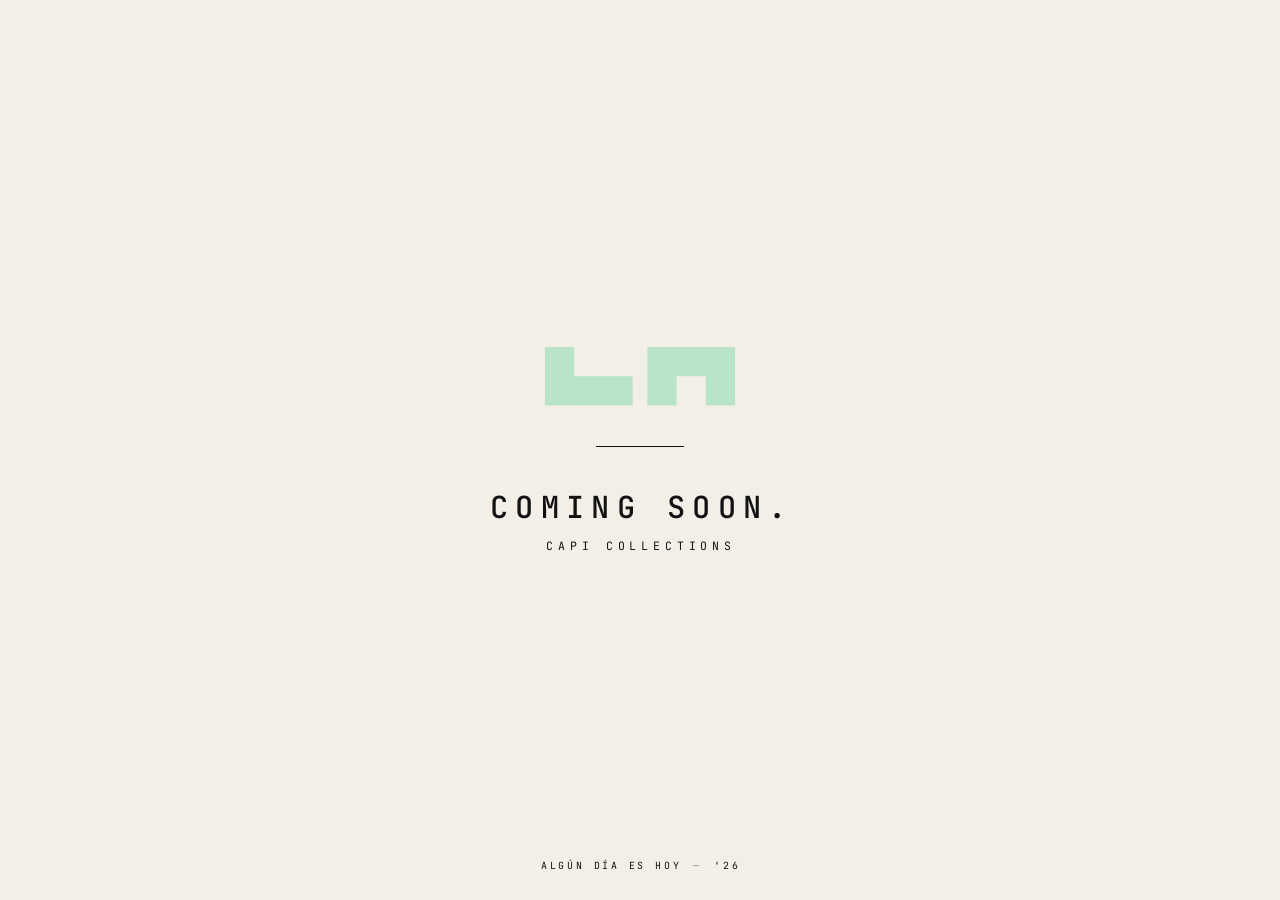
<file: coming-soon/index.html>
<!DOCTYPE html>
<html lang="es">
<head>
<meta charset="UTF-8">
<meta name="viewport" content="width=device-width, initial-scale=1.0">
<title>Capi Collections — Coming Soon</title>
<meta name="description" content="Capi Collections. Algún día es hoy.">

<meta property="og:title" content="Capi Collections">
<meta property="og:description" content="Coming Soon. Algún día es hoy.">
<meta property="og:type" content="website">
<meta name="theme-color" content="#B8E4C7">

<link rel="icon" href="data:image/svg+xml,%3Csvg xmlns='http://www.w3.org/2000/svg' viewBox='0 0 91 28'%3E%3Crect width='91' height='28' fill='%23B8E4C7'/%3E%3Cpath d='M 14 0 L 0 0 L 0 28 L 42 28 L 42 14 L 14 14 Z M 63 28 L 63 14 L 77 14 L 77 28 L 91 28 L 91 0 L 49 0 L 49 28 Z' fill='%23111111'/%3E%3C/svg%3E">

<link rel="preconnect" href="https://fonts.googleapis.com">
<link rel="preconnect" href="https://fonts.gstatic.com" crossorigin>
<link href="https://fonts.googleapis.com/css2?family=Inter:wght@400;500&family=JetBrains+Mono:wght@400;500&display=swap" rel="stylesheet">

<style>
:root{
  --mint:#B8E4C7;
  --ink:#111111;
  --cream:#F3EFE6;
  --e:cubic-bezier(.16,1,.3,1);
  /* vuelta completa de los 3 colores. 1.5s = 2 cambios por segundo.
     No bajar de 1.2s: por debajo se cruza el umbral de fotosensibilidad */
  --cycle:1.5s;
}
*{margin:0;padding:0;box-sizing:border-box}
html,body{height:100%}
body{
  background:var(--cream);
  color:var(--ink);
  animation:cycle var(--cycle) linear infinite;
  font-family:'Inter',system-ui,sans-serif;
  -webkit-font-smoothing:antialiased;
  display:flex;flex-direction:column;
  align-items:center;justify-content:center;
  min-height:100svh;padding:2rem;text-align:center;
  overflow:hidden;
}
::selection{background:var(--ink);color:var(--mint)}

/* crema -> menta -> negro, con el logo invirtiendo como en el manual.
   2.2s por estado (0.3 Hz): muy por debajo del umbral de fotosensibilidad */
@keyframes cycle{
  0%,     33.32% {background-color:#F3EFE6;color:#111111}
  33.33%, 66.65% {background-color:#B8E4C7;color:#111111}
  66.66%, 100%   {background-color:#111111;color:#F3EFE6}
}
/* el logo lleva su propio ciclo: sobre crema y sobre negro va menta,
   sobre menta va negro. Misma duracion, arrancan juntas y quedan sincronizadas */
@keyframes cycleLogo{
  0%,     33.32% {color:#B8E4C7}
  33.33%, 66.65% {color:#111111}
  66.66%, 100%   {color:#B8E4C7}
}
@keyframes rise{
  from{opacity:0;transform:translateY(18px)}
  to{opacity:1;transform:none}
}
@keyframes breathe{
  0%,100%{transform:scale(1)}
  50%{transform:scale(1.025)}
}
@keyframes blink{
  0%,100%{opacity:1}
  50%{opacity:.25}
}

/* marca */
.mark{
  width:min(46vw,190px);height:auto;display:block;color:#B8E4C7;
  opacity:0;
  animation:rise 1.1s var(--e) .15s forwards,
            cycleLogo var(--cycle) linear infinite;
}
.mark-inner{animation:breathe 6s ease-in-out 1.4s infinite}

.wordmark{
  margin-top:.7rem;
  font-family:'JetBrains Mono',ui-monospace,monospace;
  font-size:clamp(.62rem,1.5vw,.72rem);
  letter-spacing:.42em;text-transform:uppercase;
  margin-right:-.21em;  /* medio tracking: el aire sobrante tras la ultima letra */
  color:inherit;opacity:0;
  animation:rise 1.1s var(--e) .85s forwards;
}

/* línea divisoria */
.rule{
  width:clamp(3rem,10vw,5.5rem);height:1px;background:currentColor;
  margin:2.5rem 0;opacity:0;
  animation:rise 1.1s var(--e) .4s forwards;
}

.soon{
  font-family:'JetBrains Mono',ui-monospace,monospace;
  font-size:clamp(1.05rem,4.2vw,1.9rem);
  font-weight:500;letter-spacing:.24em;text-transform:uppercase;
  margin-right:-.12em;  /* idem: sin esto se ve corrido a la izquierda */
  color:inherit;opacity:0;
  animation:rise 1.1s var(--e) .6s forwards;
}
.soon i{font-style:normal;animation:blink 2.4s ease-in-out 2s infinite;display:inline-block}

/* pie */
.foot{
  position:fixed;left:0;right:0;bottom:1.75rem;
  display:flex;justify-content:center;gap:.75rem;flex-wrap:wrap;
  font-family:'JetBrains Mono',ui-monospace,monospace;
  font-size:.62rem;letter-spacing:.28em;text-transform:uppercase;
  padding-left:.14em;
  color:inherit;opacity:0;
  animation:rise 1.1s var(--e) 1s forwards;
}
.foot span:nth-child(2){opacity:.45}

/* textura muy sutil para que el menta no se vea plano */
.grain{
  position:fixed;inset:0;pointer-events:none;z-index:2;opacity:.035;
  mix-blend-mode:overlay;
  background-image:url("data:image/svg+xml,%3Csvg xmlns='http://www.w3.org/2000/svg' width='180' height='180'%3E%3Cfilter id='n'%3E%3CfeTurbulence type='fractalNoise' baseFrequency='.8' numOctaves='3'/%3E%3C/filter%3E%3Crect width='180' height='180' filter='url(%23n)'/%3E%3C/svg%3E");
}

@media (prefers-reduced-motion:reduce){
  *{animation:none!important}
  body{background:var(--mint);color:var(--ink)}
  .mark{color:var(--ink)}
  .mark,.wordmark,.rule,.soon,.foot{opacity:1}
}
</style>
</head>
<body>

<svg class="mark" viewBox="0 0 91 28" role="img" aria-label="Capi Collections">
  <g class="mark-inner" style="transform-origin:50% 50%">
    <path d="M 14 0 L 0 0 L 0 28 L 42 28 L 42 14 L 14 14 Z M 63 28 L 63 14 L 77 14 L 77 28 L 91 28 L 91 0 L 49 0 L 49 28 Z"
          fill="currentColor"/>
  </g>
</svg>

<div class="rule"></div>

<h1 class="soon">Coming Soon<i>.</i></h1>

<div class="wordmark">Capi&nbsp;Collections</div>

<div class="foot">
  <span>Algún día es hoy</span>
  <span>—</span>
  <span>'26</span>
</div>

<div class="grain"></div>

</body>
</html>
</file>
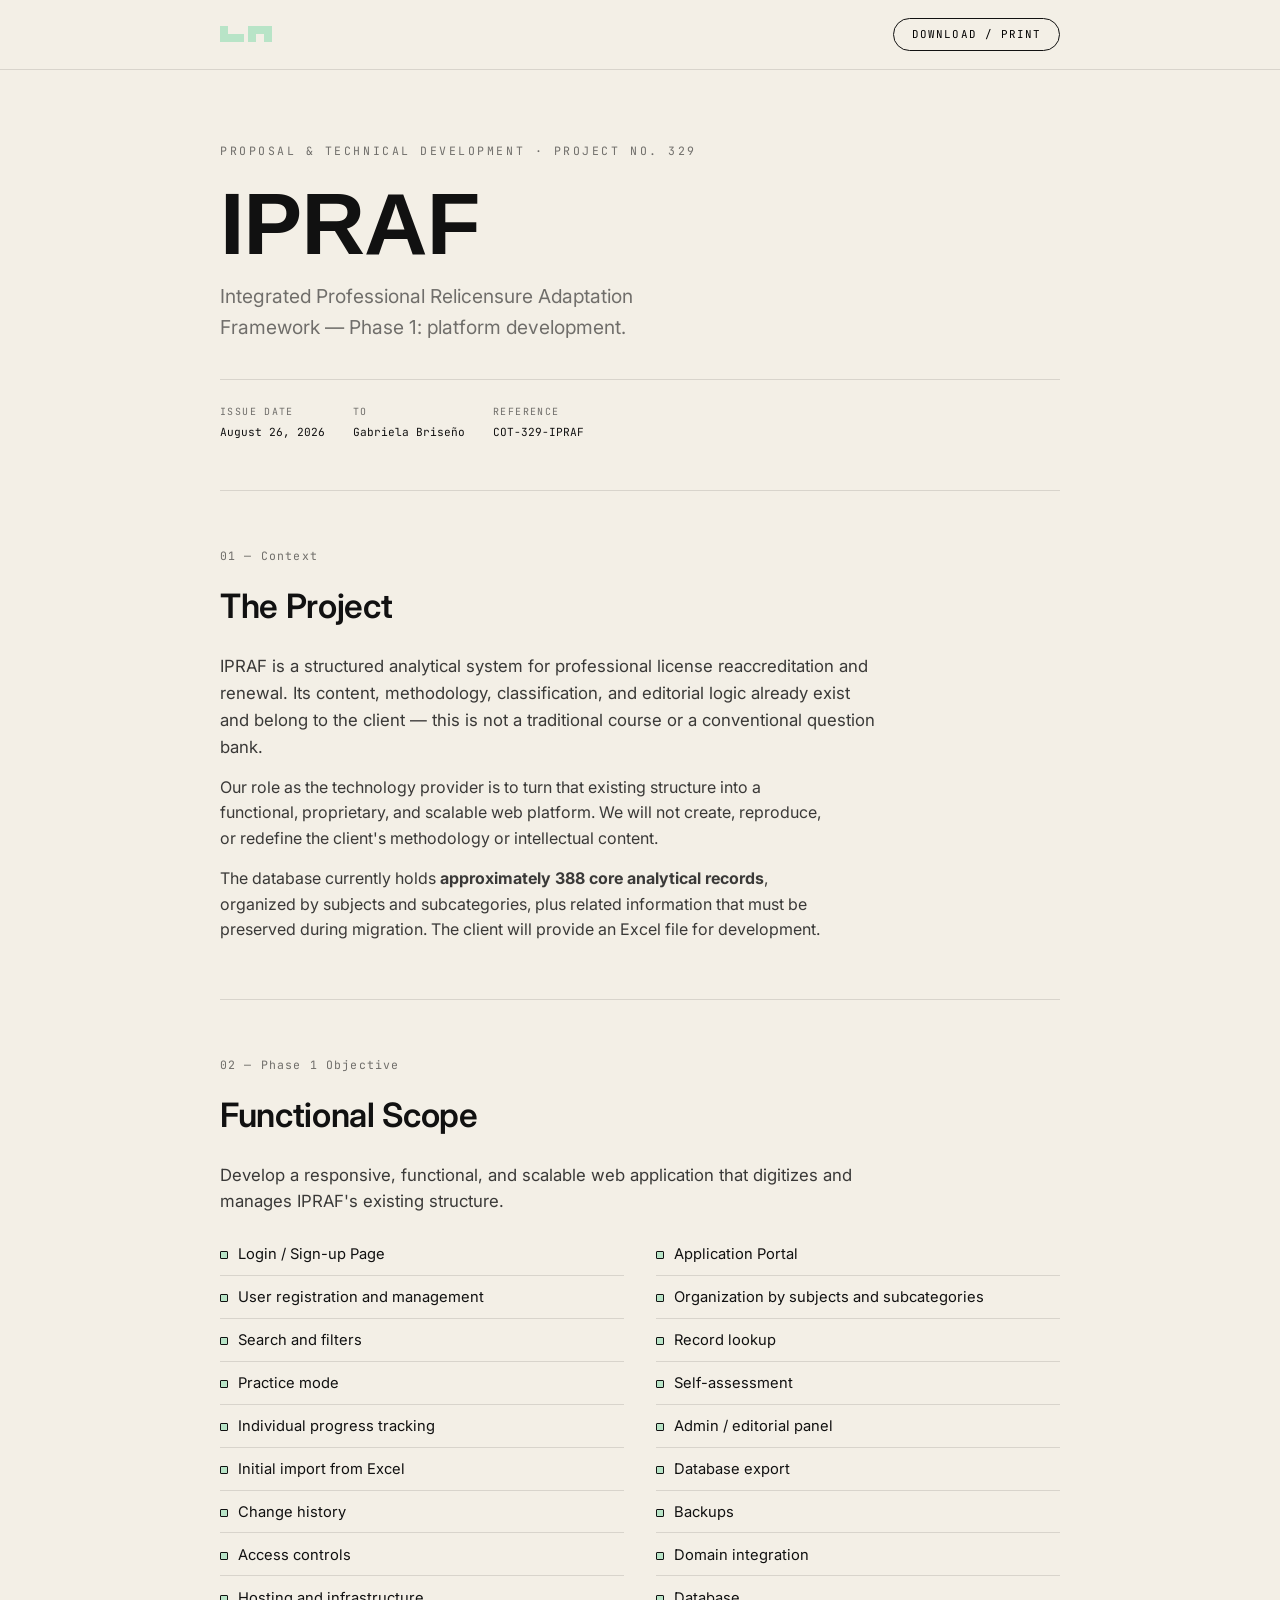
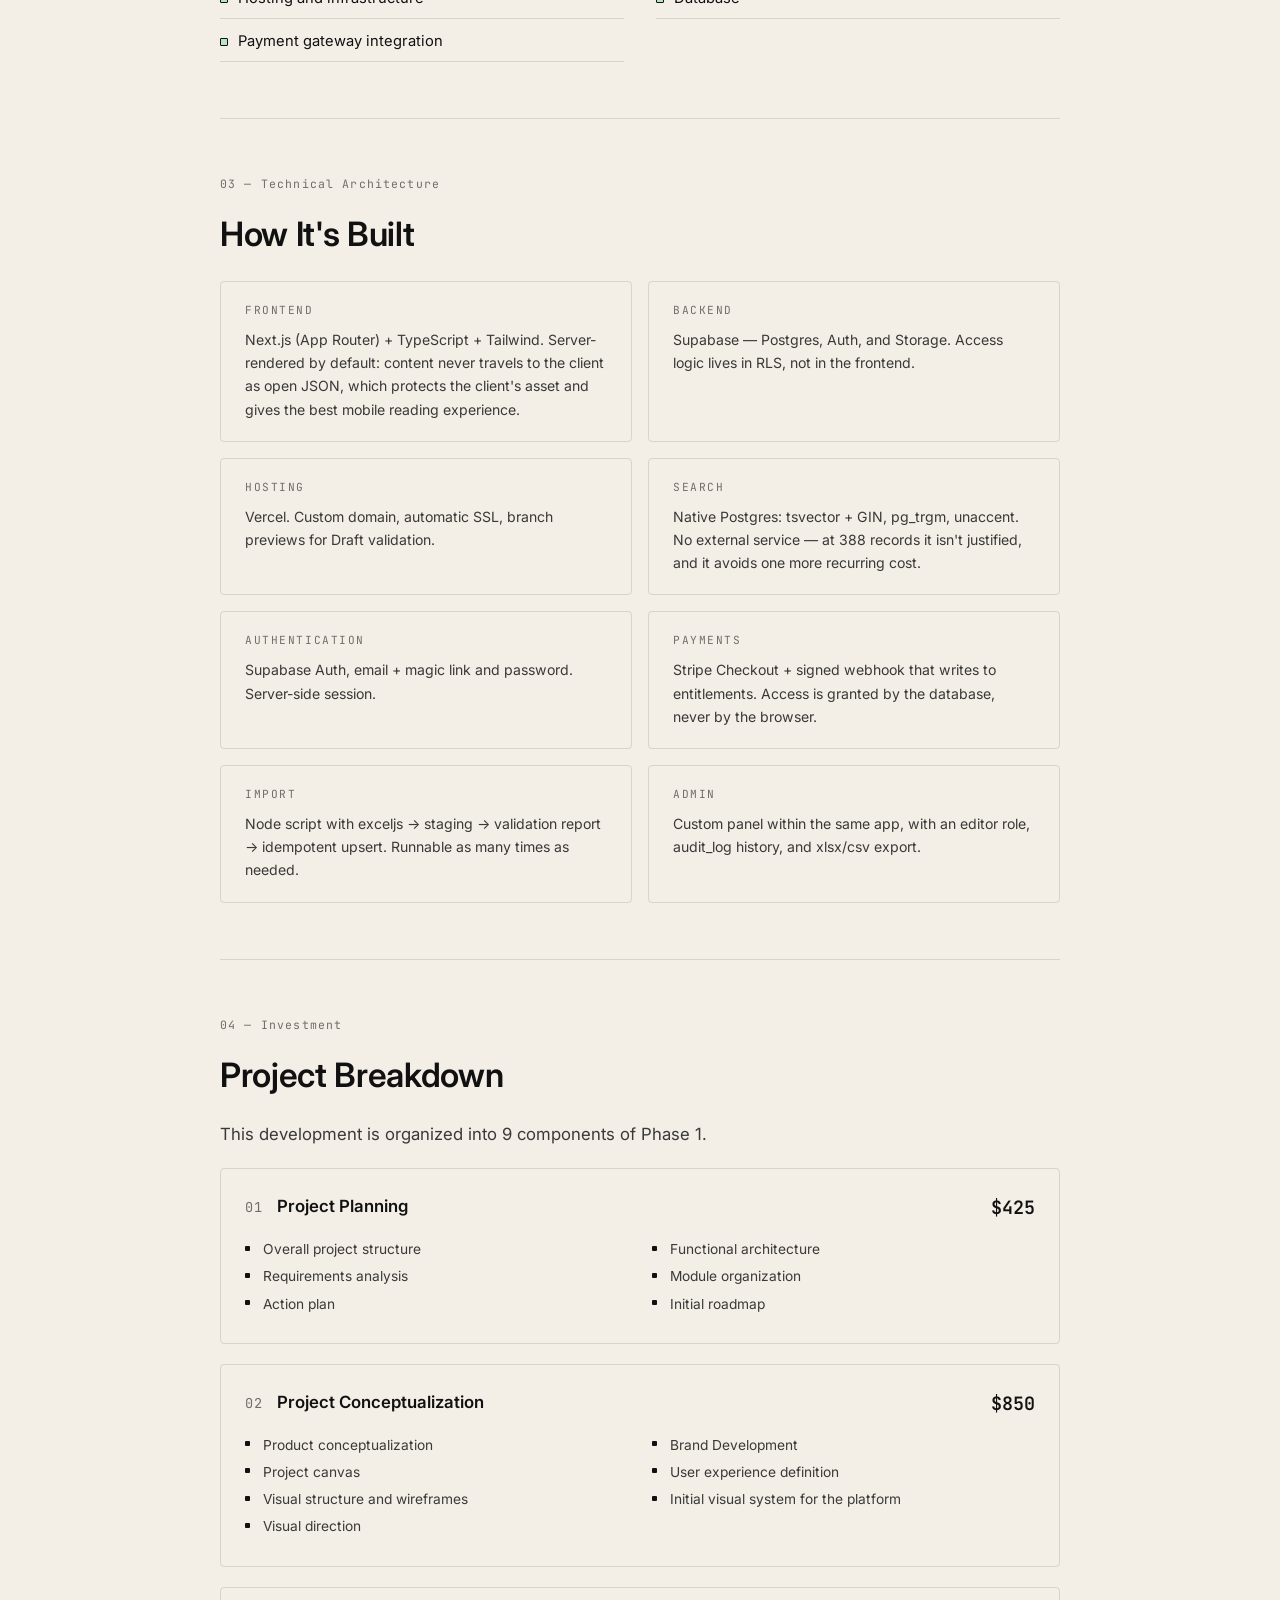
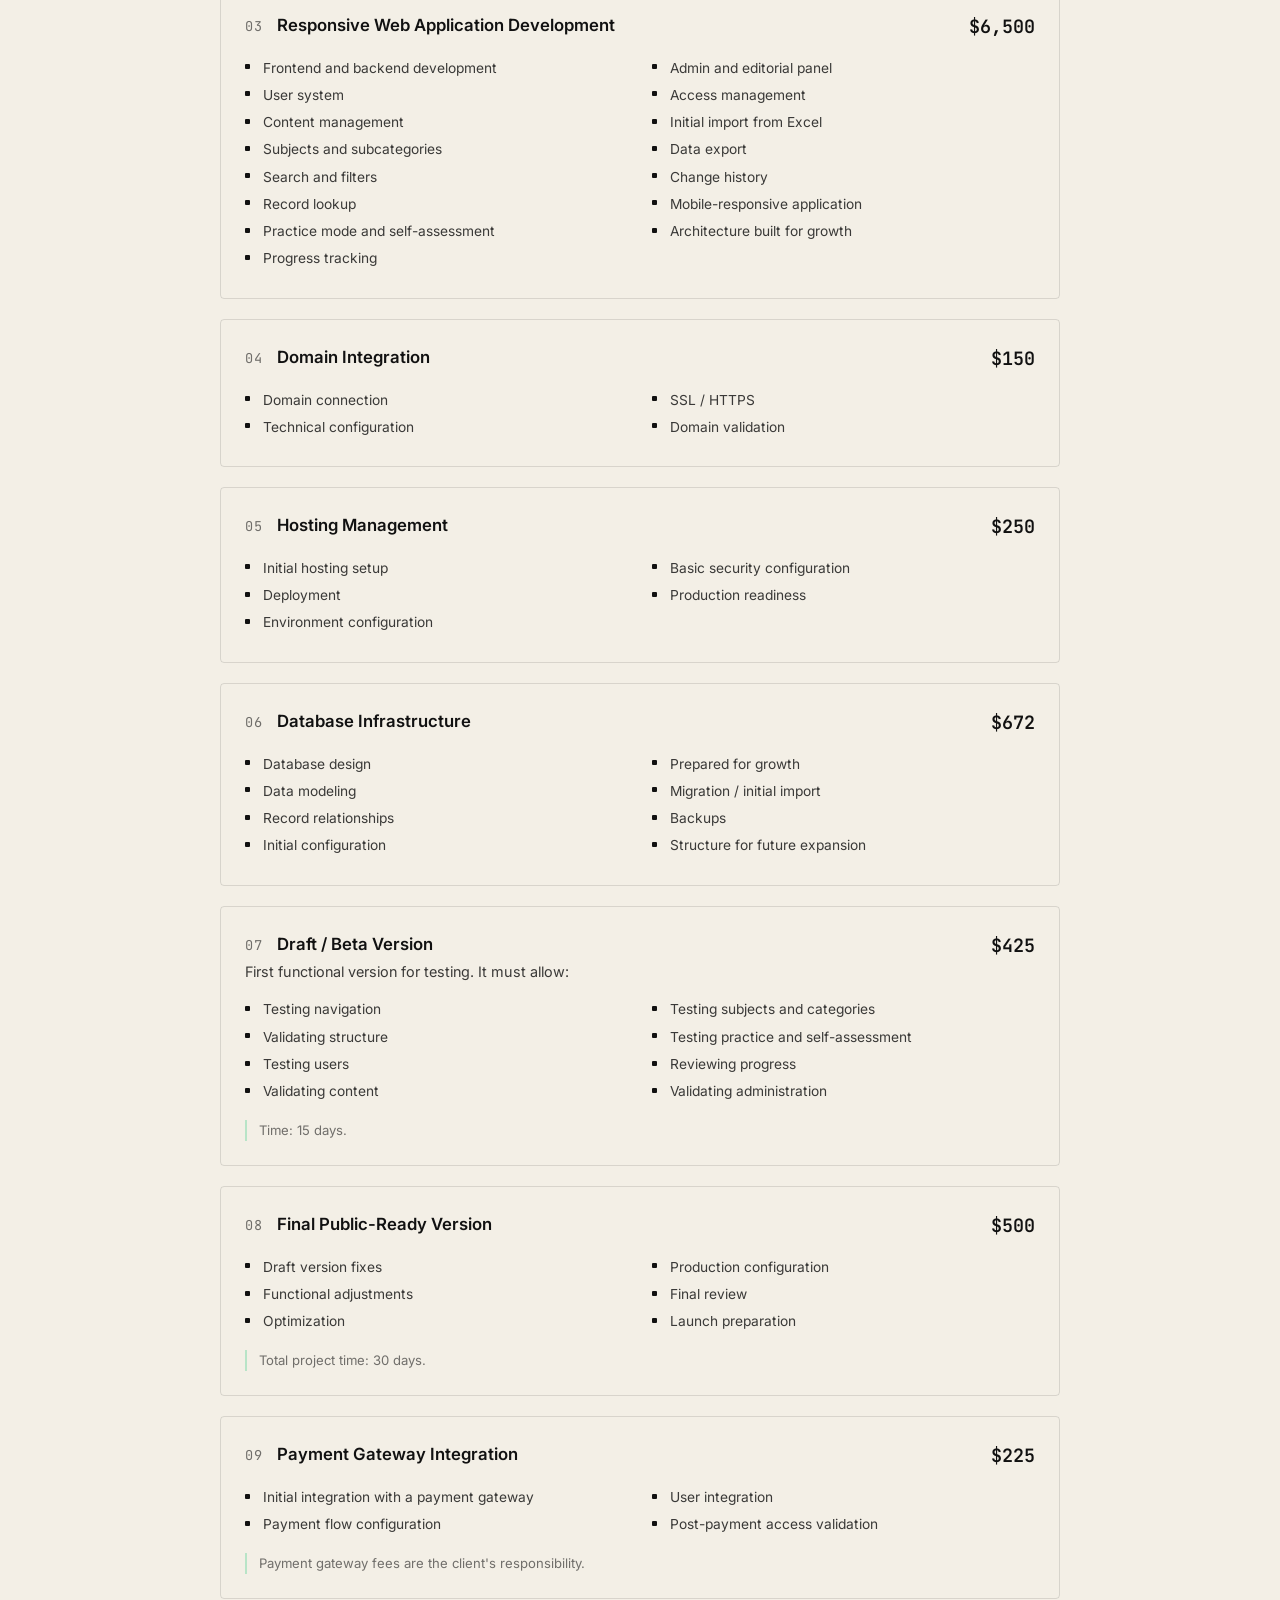
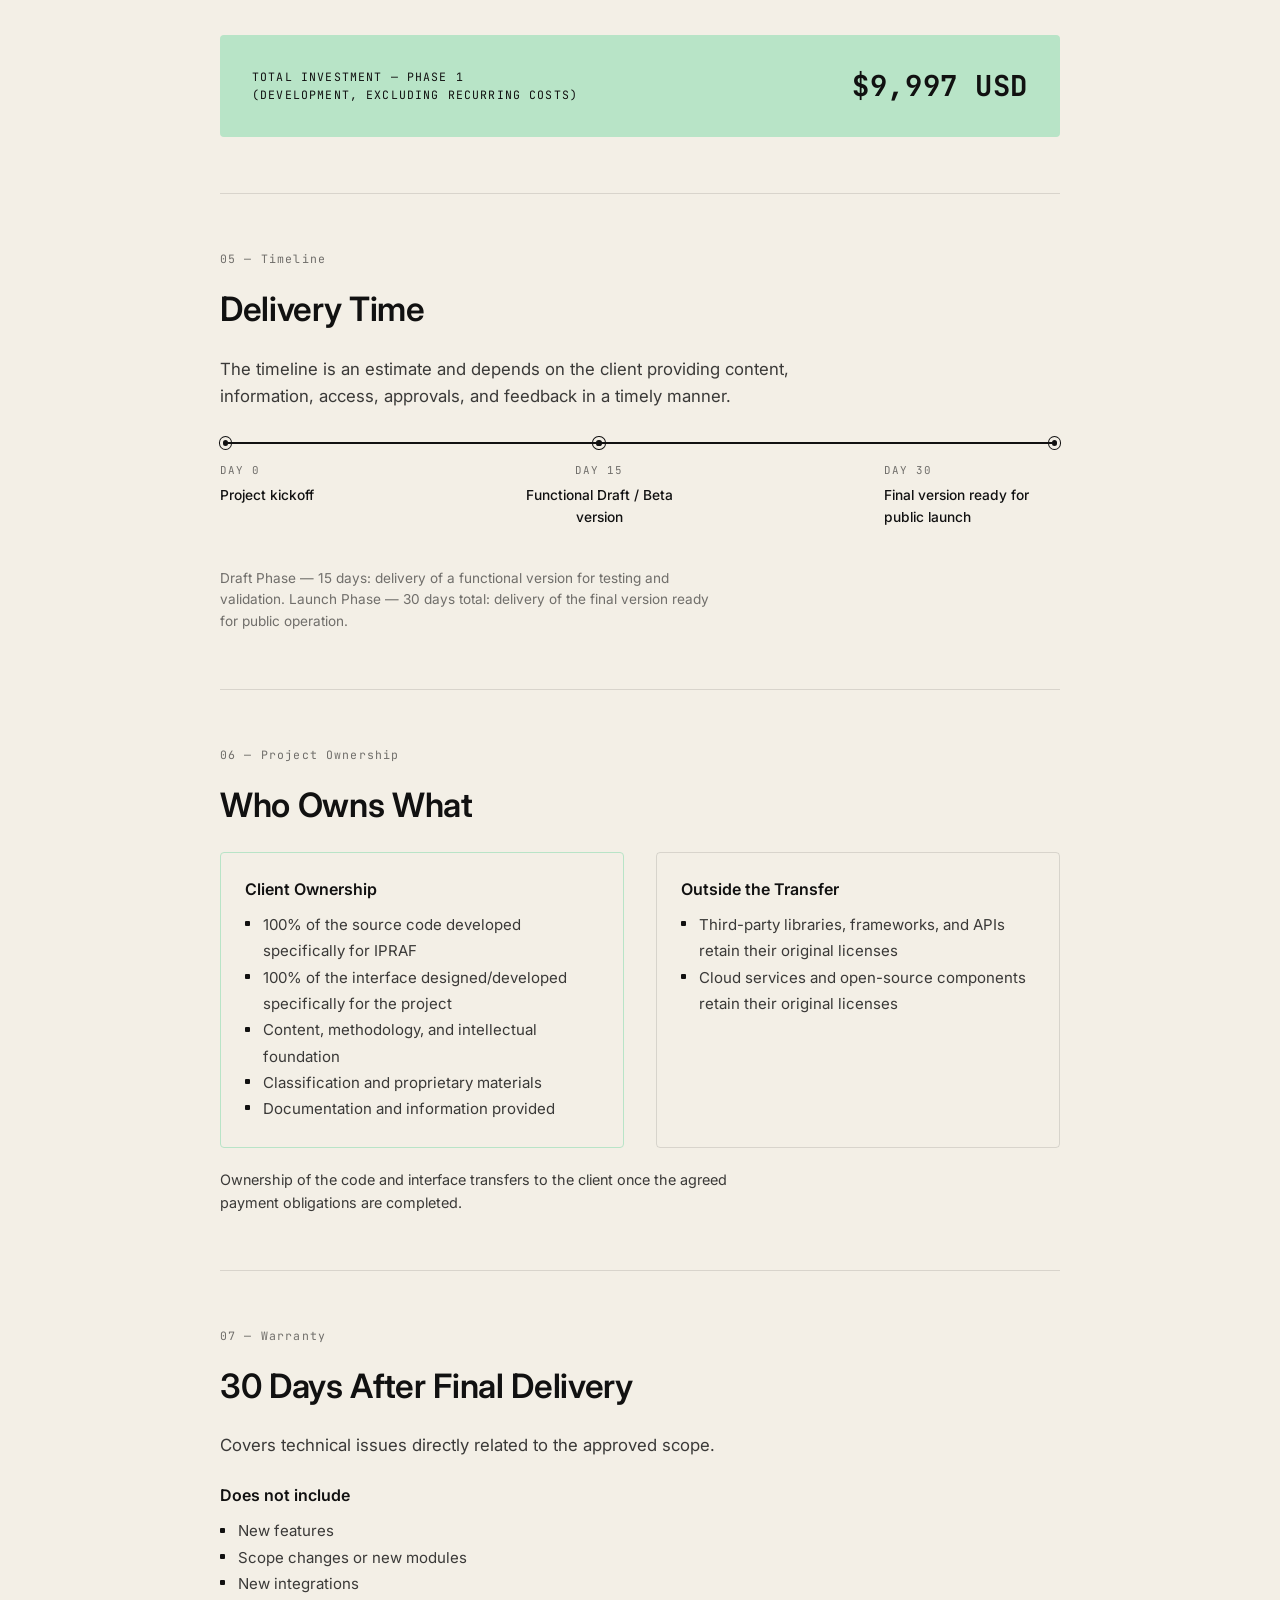
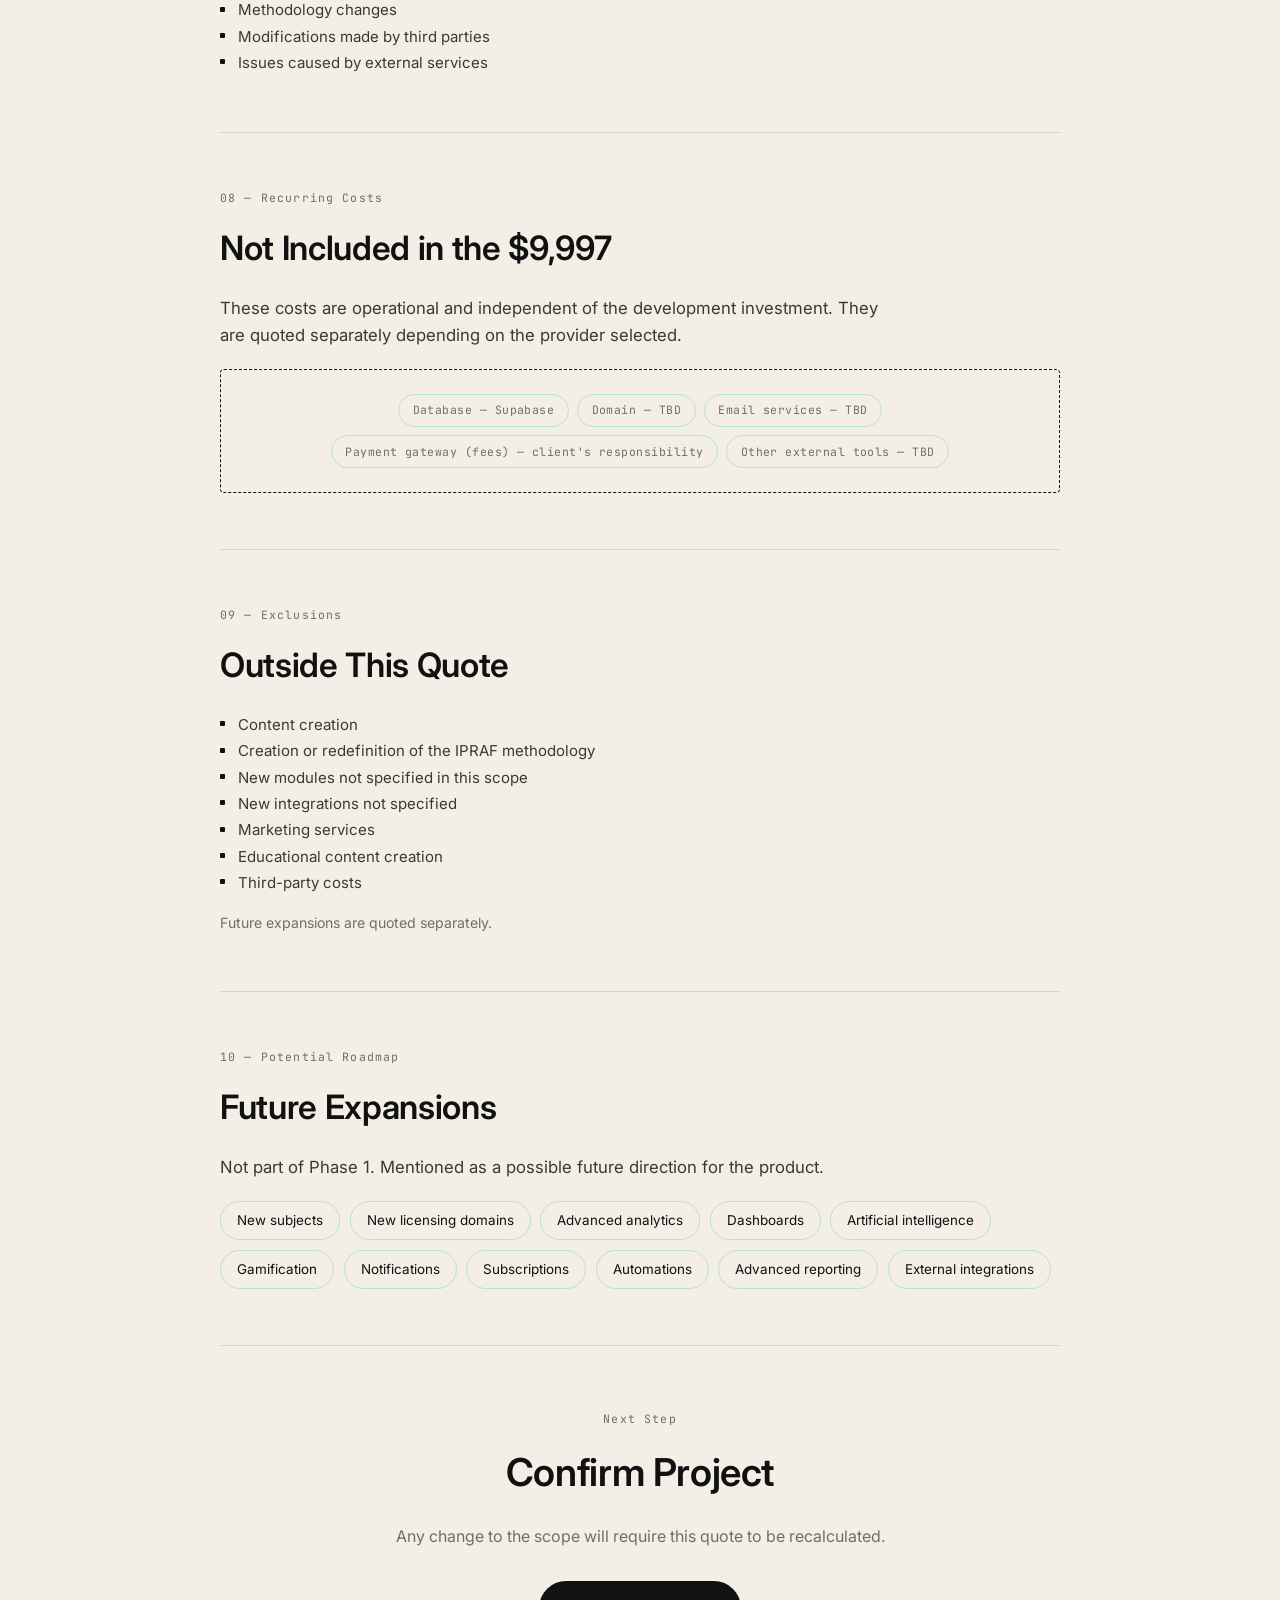
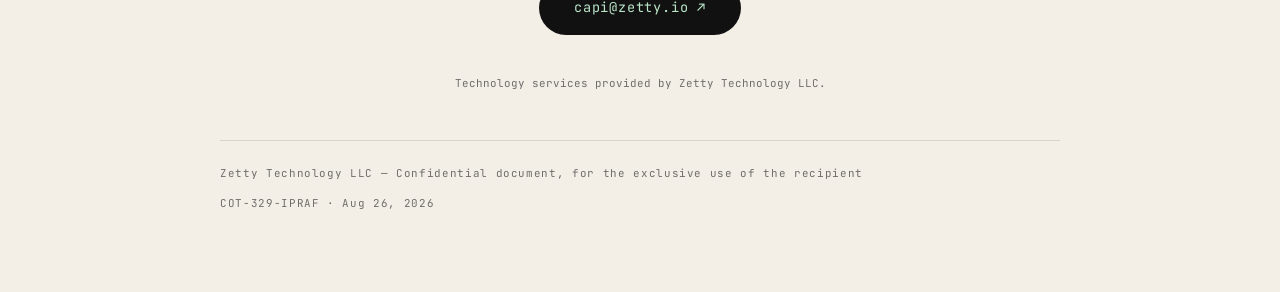
<file: projectipraf/index.html>
<!DOCTYPE html>
<html lang="en">
<head>
<meta charset="UTF-8">
<meta name="viewport" content="width=device-width, initial-scale=1.0">
<title>IPRAF — Proposal &amp; Technical Development · Capi Collections</title>
<meta name="description" content="Proposal &amp; Technical Development — Phase 1. Project 329.">
<meta name="robots" content="noindex,nofollow">

<link rel="icon" href="data:image/svg+xml,%3Csvg xmlns='http://www.w3.org/2000/svg' viewBox='0 0 91 28'%3E%3Crect width='91' height='28' fill='%23B8E4C7'/%3E%3Cpath d='M 14 0 L 0 0 L 0 28 L 42 28 L 42 14 L 14 14 Z M 63 28 L 63 14 L 77 14 L 77 28 L 91 28 L 91 0 L 49 0 L 49 28 Z' fill='%23111111'/%3E%3C/svg%3E">

<link rel="preconnect" href="https://fonts.googleapis.com">
<link rel="preconnect" href="https://fonts.gstatic.com" crossorigin>
<link href="https://fonts.googleapis.com/css2?family=Inter:wght@400;500;600;700&family=JetBrains+Mono:wght@400;500;600&family=Syncopate:wght@700&display=swap" rel="stylesheet">

<style>
:root{
  --mint:#B8E4C7;
  --ink:#111111;
  --cream:#F3EFE6;
  --line:rgba(17,17,17,.12);
  --muted:rgba(17,17,17,.58);
  --f-display:'Syncopate',sans-serif;
  --f-body:'Inter',system-ui,sans-serif;
  --f-mono:'JetBrains Mono',ui-monospace,monospace;
  --e:cubic-bezier(.16,1,.3,1);
}
*{margin:0;padding:0;box-sizing:border-box}
html{scroll-behavior:smooth}
body{
  background:var(--cream);color:var(--ink);
  font-family:var(--f-body);font-weight:400;line-height:1.6;
  -webkit-font-smoothing:antialiased;
}
::selection{background:var(--ink);color:var(--mint)}
a{color:inherit}
.wrap{max-width:920px;margin:0 auto;padding:0 1.5rem}
@media(min-width:900px){.wrap{padding:0 2.5rem}}

.mono{font-family:var(--f-mono)}
.mono-lbl{
  font-family:var(--f-mono);font-size:.7rem;letter-spacing:.18em;text-transform:uppercase;
  color:var(--muted);display:flex;align-items:center;gap:.75rem;
}
.mono-lbl::before{content:"";width:1.5rem;height:1px;background:var(--ink);opacity:.35}

/* -------- reveal -------- */
.rv{opacity:0;transform:translateY(16px);transition:opacity .8s var(--e),transform .8s var(--e)}
.rv.in{opacity:1;transform:none}

/* -------- topbar -------- */
.topbar{
  position:sticky;top:0;z-index:40;background:var(--cream);
  border-bottom:1px solid var(--line);
}
.topbar-in{
  display:flex;align-items:center;justify-content:space-between;gap:1rem;
  padding:1rem 1.5rem;max-width:920px;margin:0 auto;
}
@media(min-width:900px){.topbar-in{padding:1.1rem 2.5rem}}
.brand{display:flex;align-items:center;gap:.65rem}
.brand svg{height:16px;width:auto;color:var(--mint)}
.print-btn{
  font-family:var(--f-mono);font-size:.68rem;letter-spacing:.1em;text-transform:uppercase;
  border:1px solid var(--ink);border-radius:999px;padding:.55rem 1.1rem;
  background:transparent;cursor:pointer;transition:background-color .3s,color .3s;
}
.print-btn:hover{background:var(--ink);color:var(--mint)}

/* -------- cover -------- */
.cover{padding:4.5rem 0 3rem;border-bottom:1px solid var(--line)}
.cover .doc-lbl{
  font-family:var(--f-mono);font-size:.72rem;letter-spacing:.22em;text-transform:uppercase;
  color:var(--muted);margin-bottom:1.5rem;
}
.cover h1{
  font-family:var(--f-display);font-weight:700;text-transform:uppercase;
  font-size:clamp(3rem,9vw,5.5rem);line-height:.92;letter-spacing:-.01em;
}
.cover .full-name{
  font-size:clamp(1rem,2vw,1.2rem);color:var(--muted);max-width:42ch;margin-top:1rem;
}
.meta-row{
  display:flex;flex-wrap:wrap;gap:.5rem 1.75rem;margin-top:2.25rem;
  padding-top:1.5rem;border-top:1px solid var(--line);
}
.meta-row div{font-family:var(--f-mono);font-size:.7rem}
.meta-row span{display:block;color:var(--muted);text-transform:uppercase;letter-spacing:.14em;
  font-size:.62rem;margin-bottom:.3rem}

.invest-box{
  margin-top:2.25rem;background:var(--mint);border-radius:4px;
  padding:1.75rem 2rem;display:flex;align-items:center;justify-content:space-between;
  gap:1rem;flex-wrap:wrap;
}
.invest-box .num{font-family:var(--f-mono);font-weight:700;font-size:clamp(1.4rem,3vw,1.8rem);
  letter-spacing:.02em;white-space:nowrap}
.invest-box .lbl{font-family:var(--f-mono);font-size:.72rem;letter-spacing:.1em;
  text-transform:uppercase;line-height:1.6}

.disclaimer{
  margin-top:1.5rem;border:1px dashed var(--ink);border-radius:4px;
  padding:1rem 1.25rem;font-family:var(--f-mono);font-size:.74rem;line-height:1.7;
  color:var(--muted);
}
.disclaimer b{color:var(--ink);font-weight:600}

/* -------- sections -------- */
section.blk{padding:3.5rem 0;border-bottom:1px solid var(--line)}
section.blk:last-of-type{border-bottom:none}
.idx{font-family:var(--f-mono);font-size:.72rem;color:var(--muted);letter-spacing:.1em}
h2{
  font-size:clamp(1.5rem,3.4vw,2.1rem);font-weight:600;letter-spacing:-.01em;
  margin:.85rem 0 1.25rem;
}
h3{font-size:1rem;font-weight:600;margin-bottom:.6rem}
p{color:rgba(17,17,17,.82);max-width:62ch}
p+p{margin-top:.9rem}
.lead{font-size:1.05rem;max-width:60ch}

ul.plain{list-style:none;margin-top:.5rem}
ul.plain li{
  position:relative;padding-left:1.15rem;color:rgba(17,17,17,.82);
  font-size:.94rem;line-height:1.75;
}
ul.plain li::before{
  content:"";position:absolute;left:0;top:.62em;width:5px;height:5px;
  background:var(--ink);border-radius:1px;
}

/* -------- objective: scope grid -------- */
.scope-grid{
  display:grid;grid-template-columns:1fr;gap:.15rem 2rem;margin-top:1.25rem;
}
@media(min-width:640px){.scope-grid{grid-template-columns:1fr 1fr}}
.scope-grid li{
  display:flex;align-items:baseline;gap:.65rem;padding:.5rem 0;
  border-bottom:1px solid var(--line);font-size:.92rem;
}
.scope-grid li::before{
  content:"";flex:none;width:6px;height:6px;background:var(--mint);
  border:1px solid var(--ink);border-radius:1px;margin-top:.4em;
}

/* -------- technical architecture -------- */
.tech-grid{
  display:grid;grid-template-columns:1fr;gap:1rem;margin-top:1.25rem;
}
@media(min-width:640px){.tech-grid{grid-template-columns:1fr 1fr}}
.tech-card{
  border:1px solid var(--line);border-radius:4px;padding:1.25rem 1.5rem;
  break-inside:avoid;page-break-inside:avoid;
}
.tech-card .lbl{
  font-family:var(--f-mono);font-size:.7rem;letter-spacing:.14em;text-transform:uppercase;
  color:var(--muted);margin-bottom:.5rem;
}
.tech-card p{font-size:.88rem;line-height:1.65;max-width:none}

/* -------- breakdown -------- */
.item{
  border:1px solid var(--line);border-radius:4px;padding:1.5rem;margin-top:1.25rem;
  break-inside:avoid;page-break-inside:avoid;
}
.item-hd{
  display:flex;justify-content:space-between;align-items:flex-start;gap:1.5rem;
  flex-wrap:wrap;
}
/* on mobile the price always falls below the title, regardless of how
   short it is (otherwise some short titles kept the price on the same
   line while others pushed it down, looking inconsistent) */
@media(max-width:640px){
  .item-hd{flex-direction:column;align-items:flex-start;gap:.35rem}
}
.item-hd .t{display:flex;align-items:baseline;gap:.85rem}
.item-hd .t .idx{
  font-family:var(--f-mono);font-size:.85rem;color:var(--muted);
}
.item-hd h3{margin:0;font-size:1.05rem}
.item-hd .price{
  font-family:var(--f-mono);font-weight:600;font-size:1.15rem;white-space:nowrap;
}
.item-note{
  margin-top:.85rem;font-size:.82rem;color:var(--muted);font-style:normal;
  border-left:2px solid var(--mint);padding-left:.75rem;
}
.item ul.plain{margin-top:.9rem;columns:1;}
@media(min-width:640px){.item ul.plain{columns:2;column-gap:1.5rem}}
.item ul.plain li{break-inside:avoid;font-size:.86rem;padding-bottom:.2rem}

.total-row{
  display:flex;justify-content:space-between;align-items:baseline;
  margin-top:1.75rem;padding-top:1.5rem;border-top:2px solid var(--ink);
}
.total-row .lbl{font-family:var(--f-mono);font-size:.8rem;letter-spacing:.12em;text-transform:uppercase}
.total-row .val{font-family:var(--f-display);font-weight:700;font-size:clamp(1.8rem,4vw,2.4rem)}

/* -------- timeline -------- */
.timeline{margin-top:2rem}
.tl-track{
  position:relative;height:2px;background:var(--line);border-radius:2px;margin:0 .5rem;
}
.tl-fill{position:absolute;inset:0;width:100%;background:var(--ink)}
.tl-points{display:flex;justify-content:space-between;margin-top:-.4rem}
.tl-pt{display:flex;flex-direction:column;align-items:center;gap:.85rem;width:33%}
.tl-pt:first-child{align-items:flex-start;width:auto}
.tl-pt:last-child{align-items:flex-end;width:auto}
.tl-dot{width:.7rem;height:.7rem;border-radius:50%;background:var(--ink);border:3px solid var(--cream);
  box-shadow:0 0 0 1px var(--ink)}
.tl-lbl{text-align:center;max-width:11rem}
.tl-pt:first-child .tl-lbl,.tl-pt:last-child .tl-lbl{text-align:left}
.tl-lbl .d{font-family:var(--f-mono);font-size:.68rem;color:var(--muted);text-transform:uppercase;
  letter-spacing:.1em;margin-bottom:.25rem}
.tl-lbl .t{font-size:.86rem;font-weight:500}
.tl-note{margin-top:2.5rem;font-size:.85rem;color:var(--muted);max-width:56ch}

@media(max-width:560px){
  .tl-track{display:none}
  .tl-points{flex-direction:column;align-items:flex-start;gap:1.5rem;margin-top:0}
  .tl-pt,.tl-pt:first-child,.tl-pt:last-child{
    width:100%;flex-direction:row;align-items:flex-start;gap:1rem;
  }
  .tl-dot{flex:none;margin-top:.2rem;box-shadow:none;border:none;background:var(--ink);width:.6rem;height:.6rem}
  .tl-lbl,.tl-pt:first-child .tl-lbl,.tl-pt:last-child .tl-lbl{text-align:left;max-width:none}
}

/* -------- ownership / warranty: two columns -------- */
.cols2{display:grid;grid-template-columns:1fr;gap:2rem;margin-top:1.25rem}
@media(min-width:640px){.cols2{grid-template-columns:1fr 1fr}}
.col-card{padding:1.5rem;border:1px solid var(--line);border-radius:4px}
.col-card.on{background:transparent;border:1.5px solid var(--mint)}
.col-card h3{display:flex;align-items:center;gap:.5rem}

/* -------- not included / exclusions -------- */
.card-dashed{
  border:1px dashed var(--ink);border-radius:4px;padding:1.5rem;margin-top:1.25rem;
}
.pill-row{display:flex;flex-wrap:wrap;justify-content:center;gap:.5rem}
.pill{
  font-family:var(--f-mono);font-size:.72rem;letter-spacing:.04em;
  border:1.5px solid var(--mint);border-radius:999px;padding:.4rem .85rem;
  color:var(--muted);background:transparent;
}

/* -------- roadmap -------- */
.chip-row{display:flex;flex-wrap:wrap;gap:.6rem;margin-top:1.25rem}
.chip{
  font-size:.84rem;border:1.5px solid var(--mint);border-radius:999px;
  padding:.5rem 1rem;background:transparent;
}

/* -------- footer -------- */
.closing{padding:4rem 0 5rem;text-align:center}
.closing h2{font-size:clamp(1.6rem,4vw,2.4rem)}
.closing p{margin:0 auto 2rem;color:var(--muted)}
.cta-btn{
  display:inline-block;font-family:var(--f-mono);font-size:.85rem;letter-spacing:.06em;
  background:var(--ink);color:var(--mint);border-radius:999px;padding:1rem 2.2rem;
  text-decoration:none;transition:transform .3s var(--e);
}
.cta-btn:hover{transform:scale(1.04)}
.foot-meta{
  margin-top:3rem;padding-top:1.5rem;border-top:1px solid var(--line);
  display:flex;justify-content:space-between;flex-wrap:wrap;gap:.75rem;
  font-family:var(--f-mono);font-size:.68rem;color:var(--muted);letter-spacing:.06em;
}

@media print{
  .topbar,.print-btn{display:none}
  body{background:#fff}
  .invest-box{background:#E8F4EC;-webkit-print-color-adjust:exact;print-color-adjust:exact}
  .rv{opacity:1!important;transform:none!important}
  section.blk{padding:1.5rem 0;border-bottom:1px solid #ddd}
  .item{border:1px solid #ddd}
  a[href]:after{content:""}
}
@media (prefers-reduced-motion:reduce){
  .rv{transition:none}
}
</style>
</head>
<body>

<div class="topbar">
  <div class="topbar-in">
    <div class="brand">
      <svg viewBox="0 0 91 28" role="img" aria-label="Capi Collections">
        <path d="M 14 0 L 0 0 L 0 28 L 42 28 L 42 14 L 14 14 Z M 63 28 L 63 14 L 77 14 L 77 28 L 91 28 L 91 0 L 49 0 L 49 28 Z" fill="currentColor"/>
      </svg>
    </div>
    <button class="print-btn" onclick="window.print()">Download / Print</button>
  </div>
</div>

<main class="wrap">

  <!-- ============ COVER ============ -->
  <section class="cover">
    <div class="doc-lbl rv in">Proposal &amp; Technical Development · Project No. 329</div>
    <h1 class="rv in">IPRAF</h1>
    <p class="full-name rv in">Integrated Professional Relicensure Adaptation Framework — Phase 1: platform development.</p>

    <div class="meta-row rv in">
      <div><span>Issue Date</span>August 26, 2026</div>
      <div><span>To</span>Gabriela Briseño</div>
      <div><span>Reference</span>COT-329-IPRAF</div>
    </div>

  </section>

  <!-- ============ 01 CONTEXT ============ -->
  <section class="blk rv" id="context">
    <div class="idx">01 — Context</div>
    <h2>The Project</h2>
    <p class="lead">
      IPRAF is a structured analytical system for professional license reaccreditation and
      renewal. Its content, methodology, classification, and editorial logic already exist and
      belong to the client — this is not a traditional course or a conventional question bank.
    </p>
    <p>
      Our role as the technology provider is to turn that existing structure into a functional,
      proprietary, and scalable web platform. We will not create, reproduce, or redefine the
      client's methodology or intellectual content.
    </p>
    <p>
      The database currently holds <b>approximately 388 core analytical records</b>, organized
      by subjects and subcategories, plus related information that must be preserved during
      migration. The client will provide an Excel file for development.
    </p>
  </section>

  <!-- ============ 02 OBJECTIVE / SCOPE ============ -->
  <section class="blk rv" id="objective">
    <div class="idx">02 — Phase 1 Objective</div>
    <h2>Functional Scope</h2>
    <p class="lead">
      Develop a responsive, functional, and scalable web application that digitizes and
      manages IPRAF's existing structure.
    </p>
    <ul class="scope-grid">
      <li>Login / Sign-up Page</li>
      <li>Application Portal</li>
      <li>User registration and management</li>
      <li>Organization by subjects and subcategories</li>
      <li>Search and filters</li>
      <li>Record lookup</li>
      <li>Practice mode</li>
      <li>Self-assessment</li>
      <li>Individual progress tracking</li>
      <li>Admin / editorial panel</li>
      <li>Initial import from Excel</li>
      <li>Database export</li>
      <li>Change history</li>
      <li>Backups</li>
      <li>Access controls</li>
      <li>Domain integration</li>
      <li>Hosting and infrastructure</li>
      <li>Database</li>
      <li>Payment gateway integration</li>
    </ul>
  </section>

  <!-- ============ 03 TECHNICAL ARCHITECTURE ============ -->
  <section class="blk rv" id="architecture">
    <div class="idx">03 — Technical Architecture</div>
    <h2>How It's Built</h2>
    <div class="tech-grid">
      <div class="tech-card">
        <div class="lbl">Frontend</div>
        <p>Next.js (App Router) + TypeScript + Tailwind. Server-rendered by default: content
           never travels to the client as open JSON, which protects the client's asset and
           gives the best mobile reading experience.</p>
      </div>
      <div class="tech-card">
        <div class="lbl">Backend</div>
        <p>Supabase — Postgres, Auth, and Storage. Access logic lives in RLS, not in the
           frontend.</p>
      </div>
      <div class="tech-card">
        <div class="lbl">Hosting</div>
        <p>Vercel. Custom domain, automatic SSL, branch previews for Draft validation.</p>
      </div>
      <div class="tech-card">
        <div class="lbl">Search</div>
        <p>Native Postgres: tsvector + GIN, pg_trgm, unaccent. No external service — at 388
           records it isn't justified, and it avoids one more recurring cost.</p>
      </div>
      <div class="tech-card">
        <div class="lbl">Authentication</div>
        <p>Supabase Auth, email + magic link and password. Server-side session.</p>
      </div>
      <div class="tech-card">
        <div class="lbl">Payments</div>
        <p>Stripe Checkout + signed webhook that writes to entitlements. Access is granted by
           the database, never by the browser.</p>
      </div>
      <div class="tech-card">
        <div class="lbl">Import</div>
        <p>Node script with exceljs → staging → validation report → idempotent upsert.
           Runnable as many times as needed.</p>
      </div>
      <div class="tech-card">
        <div class="lbl">Admin</div>
        <p>Custom panel within the same app, with an editor role, audit_log history, and
           xlsx/csv export.</p>
      </div>
    </div>
  </section>

  <!-- ============ 04 BREAKDOWN ============ -->
  <section class="blk rv" id="breakdown">
    <div class="idx">04 — Investment</div>
    <h2>Project Breakdown</h2>
    <p class="lead">This development is organized into 9 components of Phase 1.</p>

    <div class="item">
      <div class="item-hd">
        <div class="t"><span class="idx">01</span><h3>Project Planning</h3></div>
        <div class="price">$425</div>
      </div>
      <ul class="plain">
        <li>Overall project structure</li>
        <li>Requirements analysis</li>
        <li>Action plan</li>
        <li>Functional architecture</li>
        <li>Module organization</li>
        <li>Initial roadmap</li>
      </ul>
    </div>

    <div class="item">
      <div class="item-hd">
        <div class="t"><span class="idx">02</span><h3>Project Conceptualization</h3></div>
        <div class="price">$850</div>
      </div>
      <ul class="plain">
        <li>Product conceptualization</li>
        <li>Project canvas</li>
        <li>Visual structure and wireframes</li>
        <li>Visual direction</li>
        <li>Brand Development</li>
        <li>User experience definition</li>
        <li>Initial visual system for the platform</li>
      </ul>
    </div>

    <div class="item">
      <div class="item-hd">
        <div class="t"><span class="idx">03</span><h3>Responsive Web Application Development</h3></div>
        <div class="price">$6,500</div>
      </div>
      <ul class="plain">
        <li>Frontend and backend development</li>
        <li>User system</li>
        <li>Content management</li>
        <li>Subjects and subcategories</li>
        <li>Search and filters</li>
        <li>Record lookup</li>
        <li>Practice mode and self-assessment</li>
        <li>Progress tracking</li>
        <li>Admin and editorial panel</li>
        <li>Access management</li>
        <li>Initial import from Excel</li>
        <li>Data export</li>
        <li>Change history</li>
        <li>Mobile-responsive application</li>
        <li>Architecture built for growth</li>
      </ul>
    </div>

    <div class="item">
      <div class="item-hd">
        <div class="t"><span class="idx">04</span><h3>Domain Integration</h3></div>
        <div class="price">$150</div>
      </div>
      <ul class="plain">
        <li>Domain connection</li>
        <li>Technical configuration</li>
        <li>SSL / HTTPS</li>
        <li>Domain validation</li>
      </ul>
    </div>

    <div class="item">
      <div class="item-hd">
        <div class="t"><span class="idx">05</span><h3>Hosting Management</h3></div>
        <div class="price">$250</div>
      </div>
      <ul class="plain">
        <li>Initial hosting setup</li>
        <li>Deployment</li>
        <li>Environment configuration</li>
        <li>Basic security configuration</li>
        <li>Production readiness</li>
      </ul>
    </div>

    <div class="item">
      <div class="item-hd">
        <div class="t"><span class="idx">06</span><h3>Database Infrastructure</h3></div>
        <div class="price">$672</div>
      </div>
      <ul class="plain">
        <li>Database design</li>
        <li>Data modeling</li>
        <li>Record relationships</li>
        <li>Initial configuration</li>
        <li>Prepared for growth</li>
        <li>Migration / initial import</li>
        <li>Backups</li>
        <li>Structure for future expansion</li>
      </ul>
    </div>

    <div class="item">
      <div class="item-hd">
        <div class="t"><span class="idx">07</span><h3>Draft / Beta Version</h3></div>
        <div class="price">$425</div>
      </div>
      <p style="margin-bottom:.5rem;font-size:.9rem">First functional version for testing. It must allow:</p>
      <ul class="plain">
        <li>Testing navigation</li>
        <li>Validating structure</li>
        <li>Testing users</li>
        <li>Validating content</li>
        <li>Testing subjects and categories</li>
        <li>Testing practice and self-assessment</li>
        <li>Reviewing progress</li>
        <li>Validating administration</li>
      </ul>
      <div class="item-note">Time: 15 days.</div>
    </div>

    <div class="item">
      <div class="item-hd">
        <div class="t"><span class="idx">08</span><h3>Final Public-Ready Version</h3></div>
        <div class="price">$500</div>
      </div>
      <ul class="plain">
        <li>Draft version fixes</li>
        <li>Functional adjustments</li>
        <li>Optimization</li>
        <li>Production configuration</li>
        <li>Final review</li>
        <li>Launch preparation</li>
      </ul>
      <div class="item-note">Total project time: 30 days.</div>
    </div>

    <div class="item">
      <div class="item-hd">
        <div class="t"><span class="idx">09</span><h3>Payment Gateway Integration</h3></div>
        <div class="price">$225</div>
      </div>
      <ul class="plain">
        <li>Initial integration with a payment gateway</li>
        <li>Payment flow configuration</li>
        <li>User integration</li>
        <li>Post-payment access validation</li>
      </ul>
      <div class="item-note">Payment gateway fees are the client's responsibility.</div>
    </div>

    <div class="invest-box">
      <div class="lbl">Total Investment — Phase 1<br>(development, excluding recurring costs)</div>
      <div class="num">$9,997 USD</div>
    </div>
  </section>

  <!-- ============ 05 TIMELINE ============ -->
  <section class="blk rv" id="timeline">
    <div class="idx">05 — Timeline</div>
    <h2>Delivery Time</h2>
    <p class="lead">
      The timeline is an estimate and depends on the client providing content, information,
      access, approvals, and feedback in a timely manner.
    </p>
    <div class="timeline">
      <div class="tl-track"><div class="tl-fill"></div></div>
      <div class="tl-points">
        <div class="tl-pt">
          <div class="tl-dot"></div>
          <div class="tl-lbl"><div class="d">Day 0</div><div class="t">Project kickoff</div></div>
        </div>
        <div class="tl-pt">
          <div class="tl-dot"></div>
          <div class="tl-lbl"><div class="d">Day 15</div><div class="t">Functional Draft / Beta version</div></div>
        </div>
        <div class="tl-pt">
          <div class="tl-dot"></div>
          <div class="tl-lbl"><div class="d">Day 30</div><div class="t">Final version ready for public launch</div></div>
        </div>
      </div>
    </div>
    <p class="tl-note">
      Draft Phase — 15 days: delivery of a functional version for testing and validation.
      Launch Phase — 30 days total: delivery of the final version ready for public operation.
    </p>
  </section>

  <!-- ============ 06 OWNERSHIP ============ -->
  <section class="blk rv" id="ownership">
    <div class="idx">06 — Project Ownership</div>
    <h2>Who Owns What</h2>
    <div class="cols2">
      <div class="col-card on">
        <h3>Client Ownership</h3>
        <ul class="plain">
          <li>100% of the source code developed specifically for IPRAF</li>
          <li>100% of the interface designed/developed specifically for the project</li>
          <li>Content, methodology, and intellectual foundation</li>
          <li>Classification and proprietary materials</li>
          <li>Documentation and information provided</li>
        </ul>
      </div>
      <div class="col-card">
        <h3>Outside the Transfer</h3>
        <ul class="plain">
          <li>Third-party libraries, frameworks, and APIs retain their original licenses</li>
          <li>Cloud services and open-source components retain their original licenses</li>
        </ul>
      </div>
    </div>
    <p style="margin-top:1.25rem;font-size:.9rem">
      Ownership of the code and interface transfers to the client once the agreed payment
      obligations are completed.
    </p>
  </section>

  <!-- ============ 07 WARRANTY ============ -->
  <section class="blk rv" id="warranty">
    <div class="idx">07 — Warranty</div>
    <h2>30 Days After Final Delivery</h2>
    <p class="lead">Covers technical issues directly related to the approved scope.</p>
    <h3 style="margin-top:1.5rem">Does not include</h3>
    <ul class="plain">
      <li>New features</li>
      <li>Scope changes or new modules</li>
      <li>New integrations</li>
      <li>Methodology changes</li>
      <li>Modifications made by third parties</li>
      <li>Issues caused by external services</li>
    </ul>
  </section>

  <!-- ============ 08 RECURRING COSTS ============ -->
  <section class="blk rv" id="recurring">
    <div class="idx">08 — Recurring Costs</div>
    <h2>Not Included in the $9,997</h2>
    <p class="lead">
      These costs are operational and independent of the development investment. They are
      quoted separately depending on the provider selected.
    </p>
    <div class="card-dashed">
      <div class="pill-row">
        <span class="pill">Database — Supabase</span>
        <span class="pill">Domain — TBD</span>
        <span class="pill">Email services — TBD</span>
        <span class="pill">Payment gateway (fees) — client's responsibility</span>
        <span class="pill">Other external tools — TBD</span>
      </div>
    </div>
  </section>

  <!-- ============ 09 EXCLUSIONS ============ -->
  <section class="blk rv" id="exclusions">
    <div class="idx">09 — Exclusions</div>
    <h2>Outside This Quote</h2>
    <ul class="plain" style="columns:1">
      <li>Content creation</li>
      <li>Creation or redefinition of the IPRAF methodology</li>
      <li>New modules not specified in this scope</li>
      <li>New integrations not specified</li>
      <li>Marketing services</li>
      <li>Educational content creation</li>
      <li>Third-party costs</li>
    </ul>
    <p style="margin-top:1rem;font-size:.88rem;color:var(--muted)">
      Future expansions are quoted separately.
    </p>
  </section>

  <!-- ============ 10 ROADMAP ============ -->
  <section class="blk rv" id="roadmap">
    <div class="idx">10 — Potential Roadmap</div>
    <h2>Future Expansions</h2>
    <p class="lead">Not part of Phase 1. Mentioned as a possible future direction for the product.</p>
    <div class="chip-row">
      <span class="chip">New subjects</span>
      <span class="chip">New licensing domains</span>
      <span class="chip">Advanced analytics</span>
      <span class="chip">Dashboards</span>
      <span class="chip">Artificial intelligence</span>
      <span class="chip">Gamification</span>
      <span class="chip">Notifications</span>
      <span class="chip">Subscriptions</span>
      <span class="chip">Automations</span>
      <span class="chip">Advanced reporting</span>
      <span class="chip">External integrations</span>
    </div>
  </section>

  <!-- ============ CLOSING ============ -->
  <section class="closing rv">
    <div class="idx" style="justify-content:center;display:flex">Next Step</div>
    <h2>Confirm Project</h2>
    <p>Any change to the scope will require this quote to be recalculated.</p>
    <a href="mailto:capi@zetty.io?subject=IPRAF%20—%20Project%20329" class="cta-btn">capi@zetty.io ↗</a>

    <p class="mono" style="font-size:.68rem;color:var(--muted);margin-top:2.5rem">
      Technology services provided by Zetty Technology LLC.
    </p>

    <div class="foot-meta">
      <span>Zetty Technology LLC — Confidential document, for the exclusive use of the recipient</span>
      <span>COT-329-IPRAF · Aug 26, 2026</span>
    </div>
  </section>

</main>

<script>
(() => {
"use strict";
const io = new IntersectionObserver(es=>{
  es.forEach(e=>{ if(e.isIntersecting){ e.target.classList.add("in"); io.unobserve(e.target); } });
},{threshold:.08,rootMargin:"0px 0px -60px 0px"});
document.querySelectorAll("section.blk.rv, section.closing.rv").forEach(el=>io.observe(el));
})();
</script>
</body>
</html>
</file>
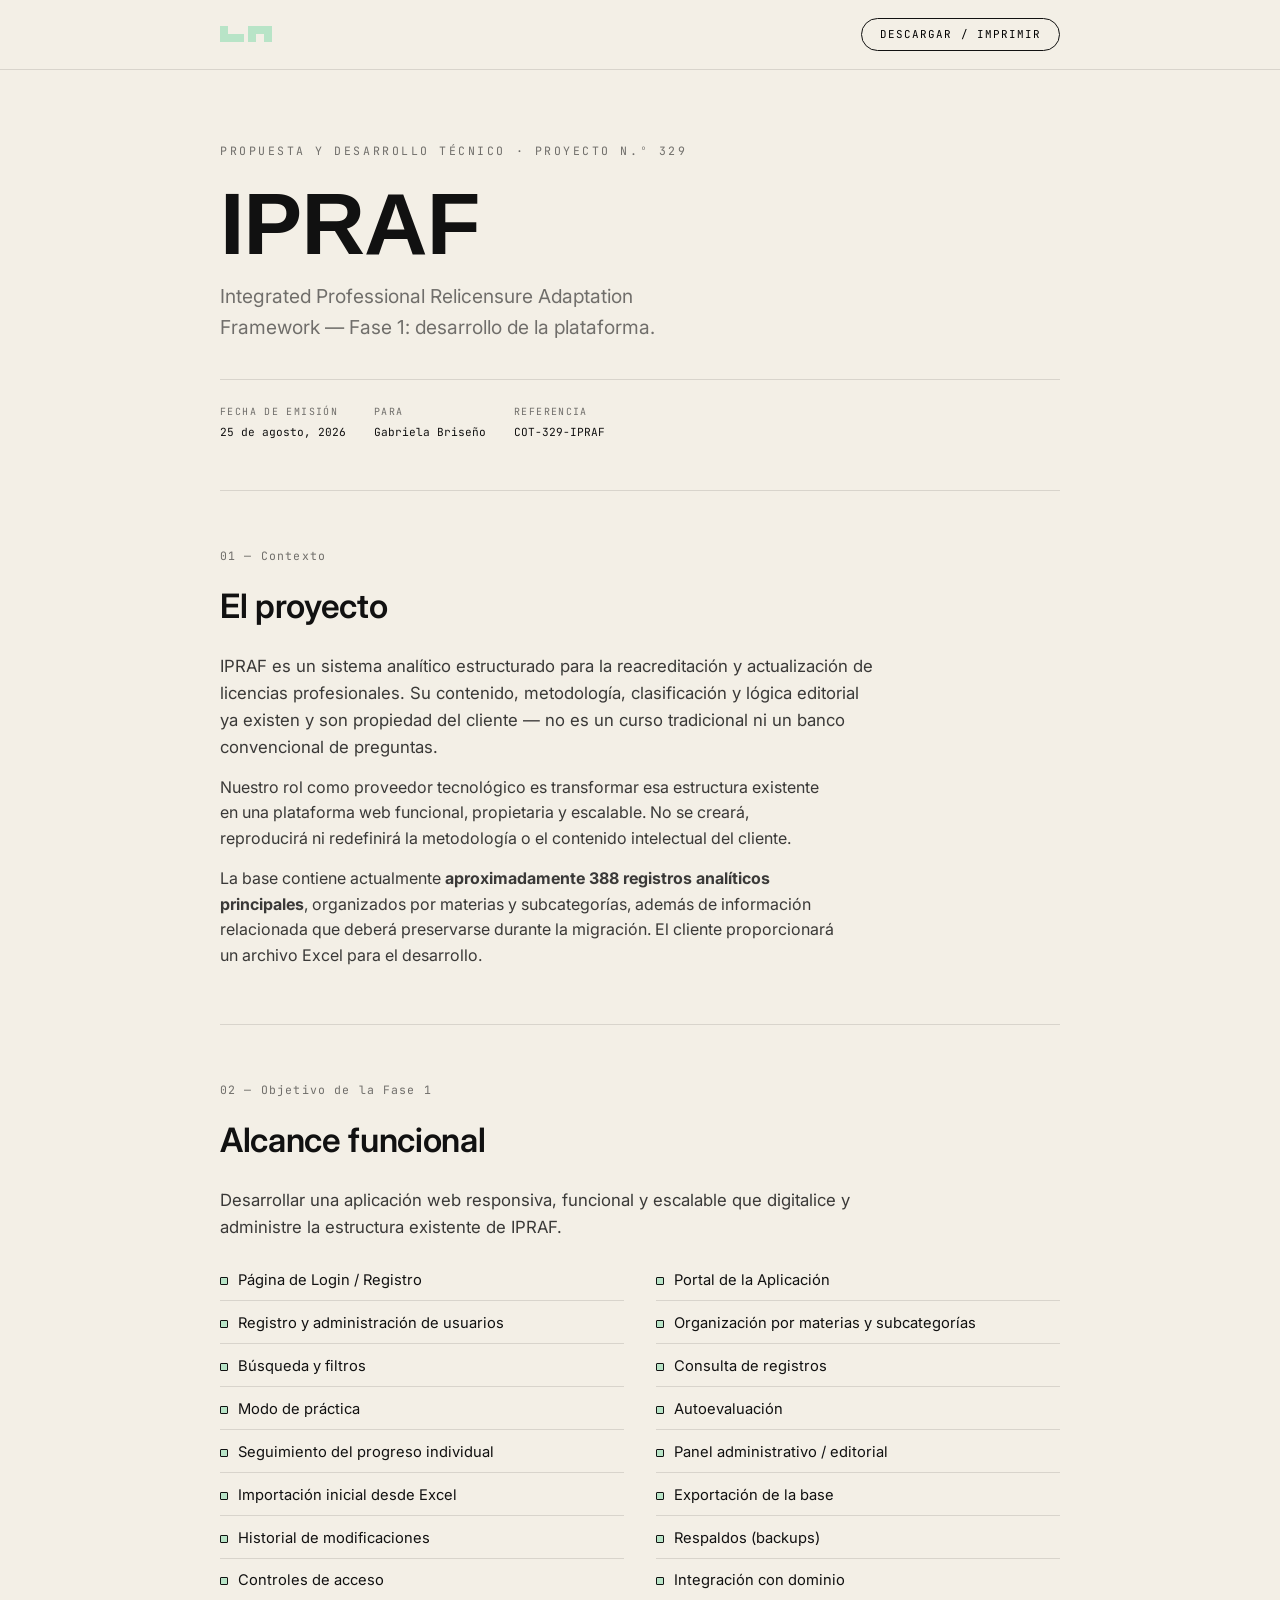
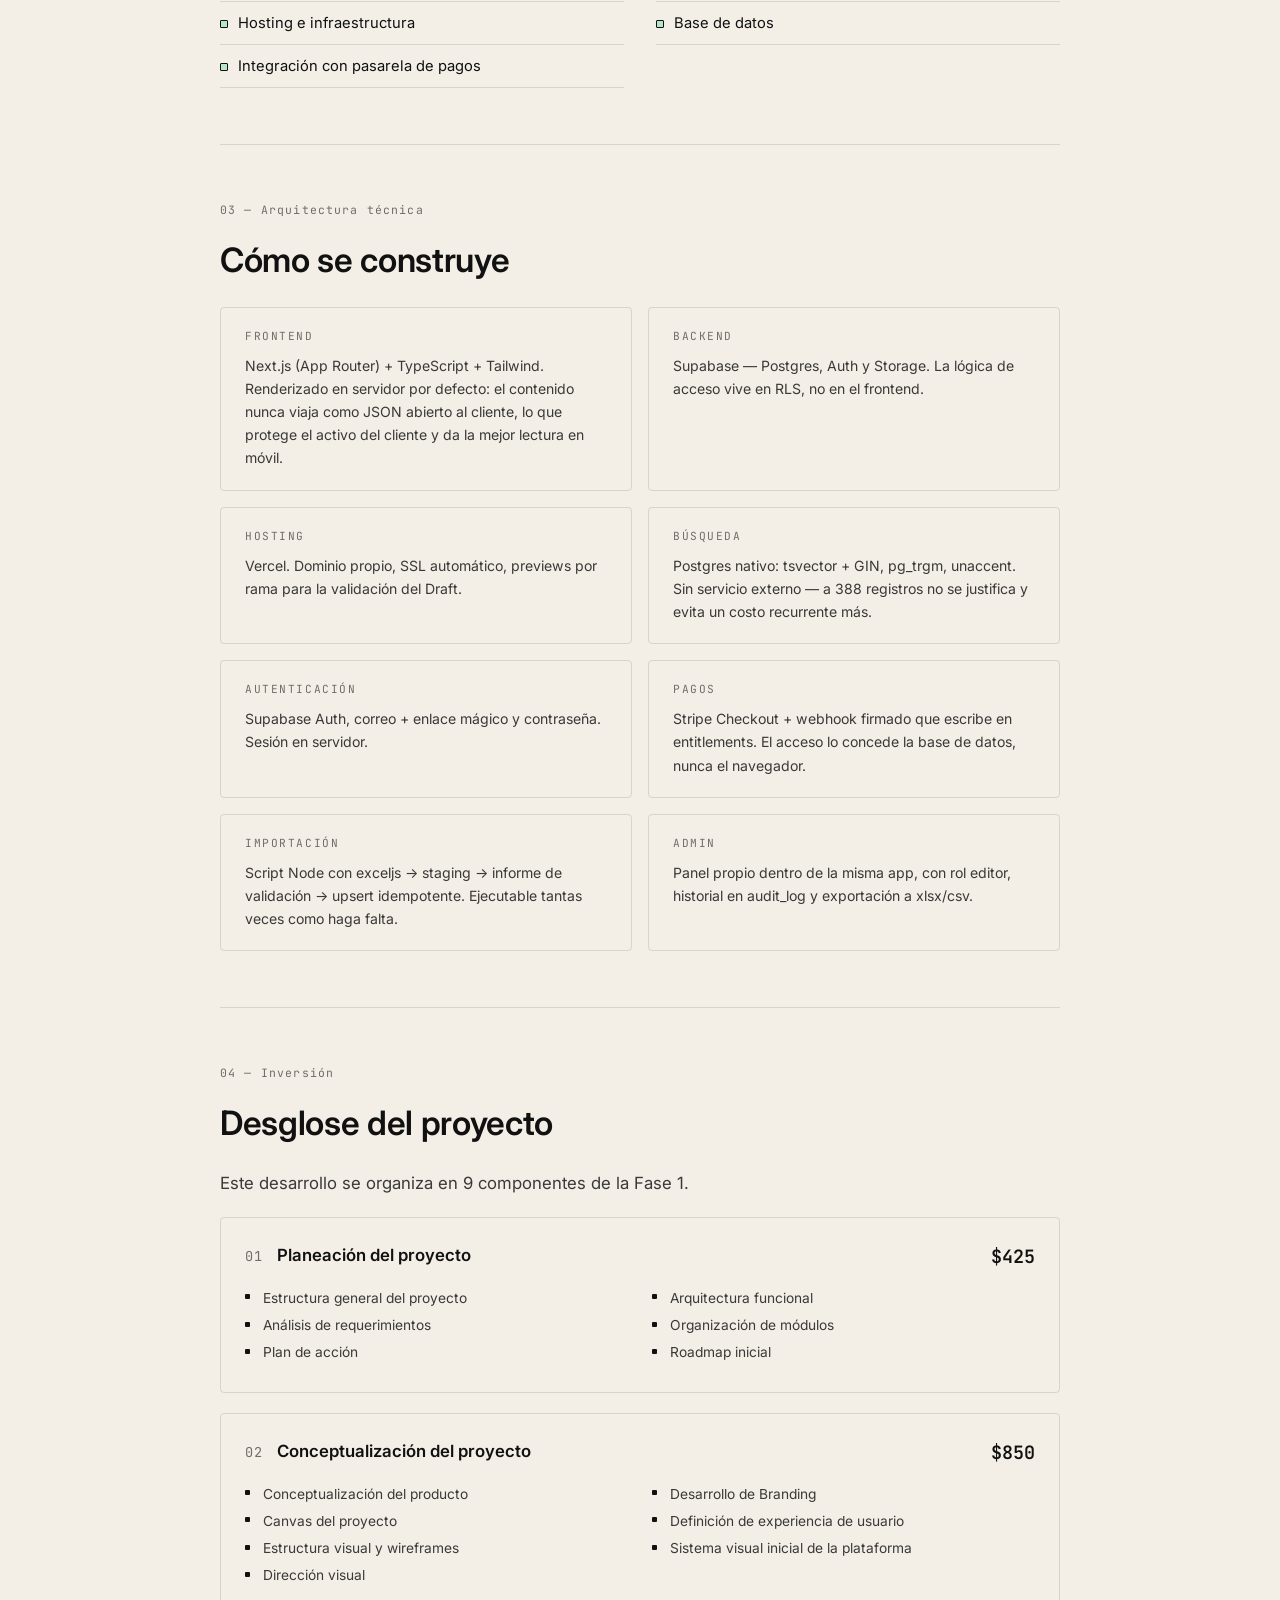
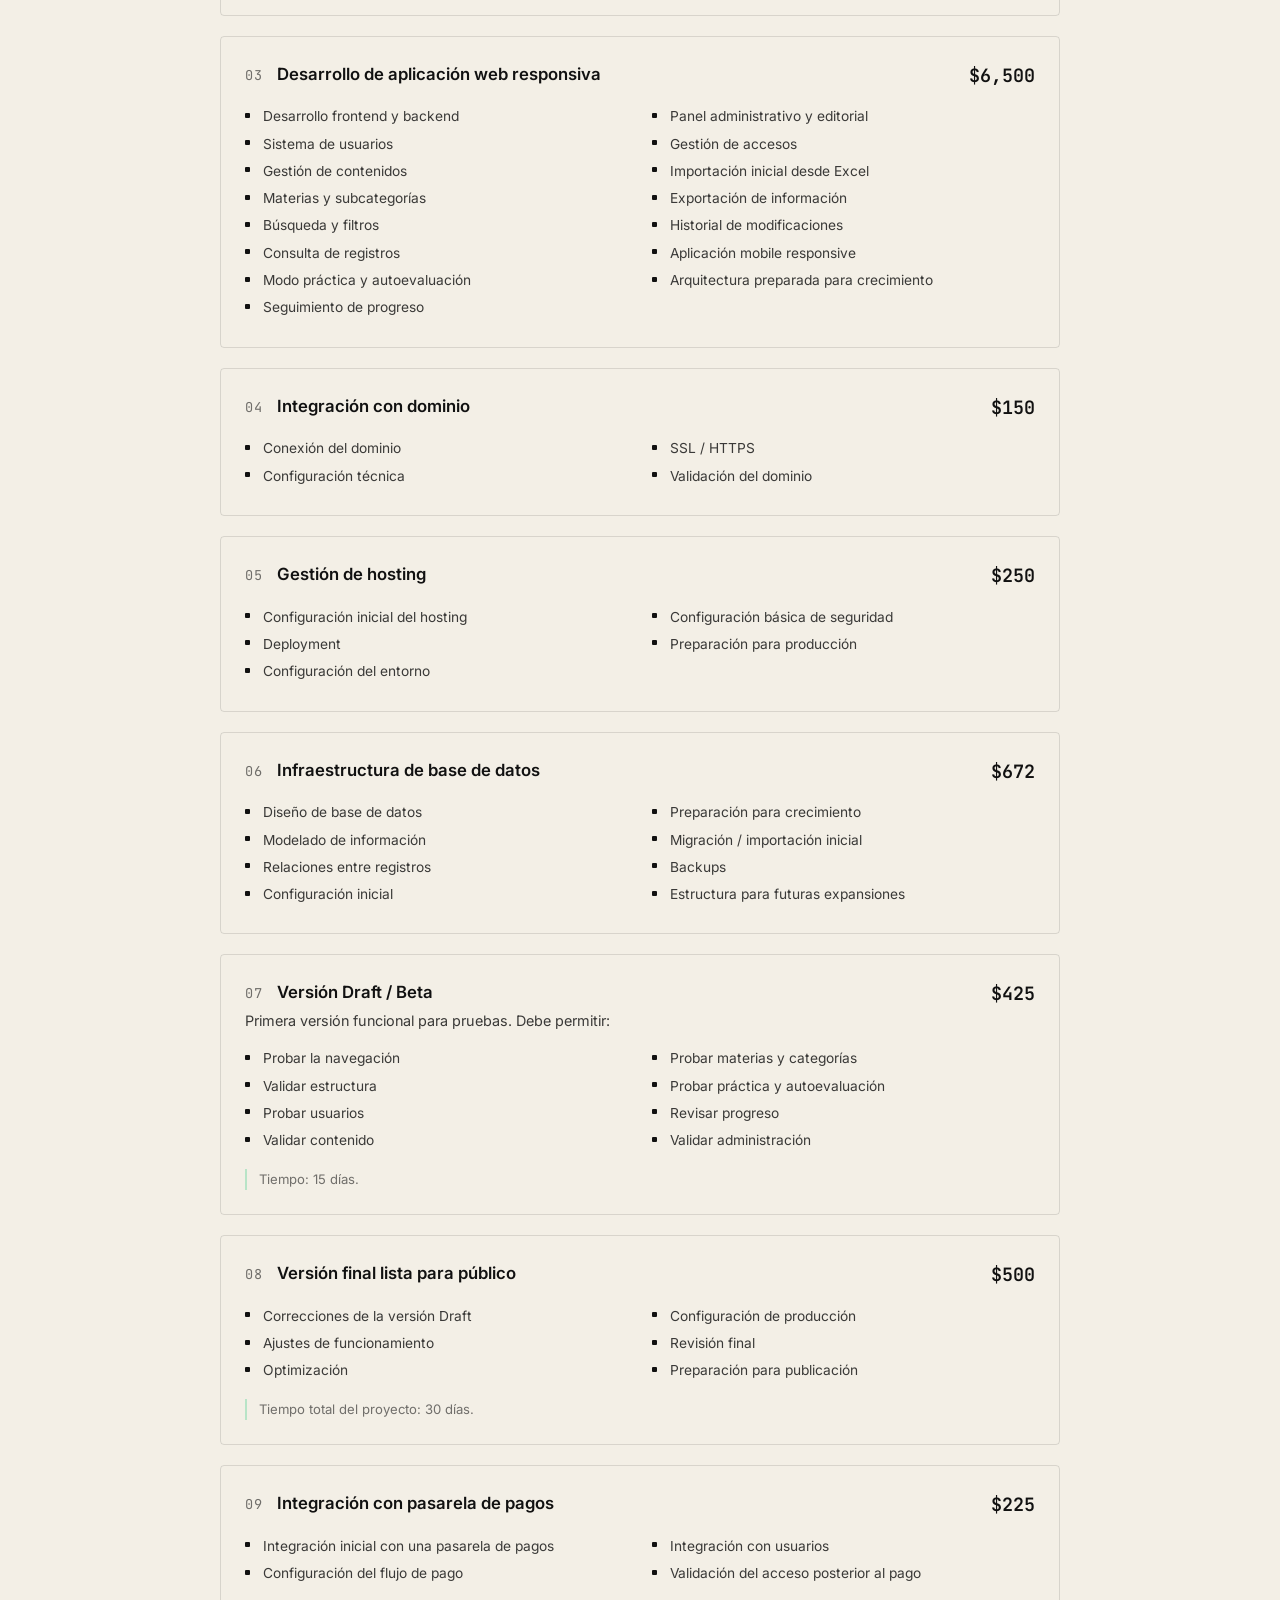
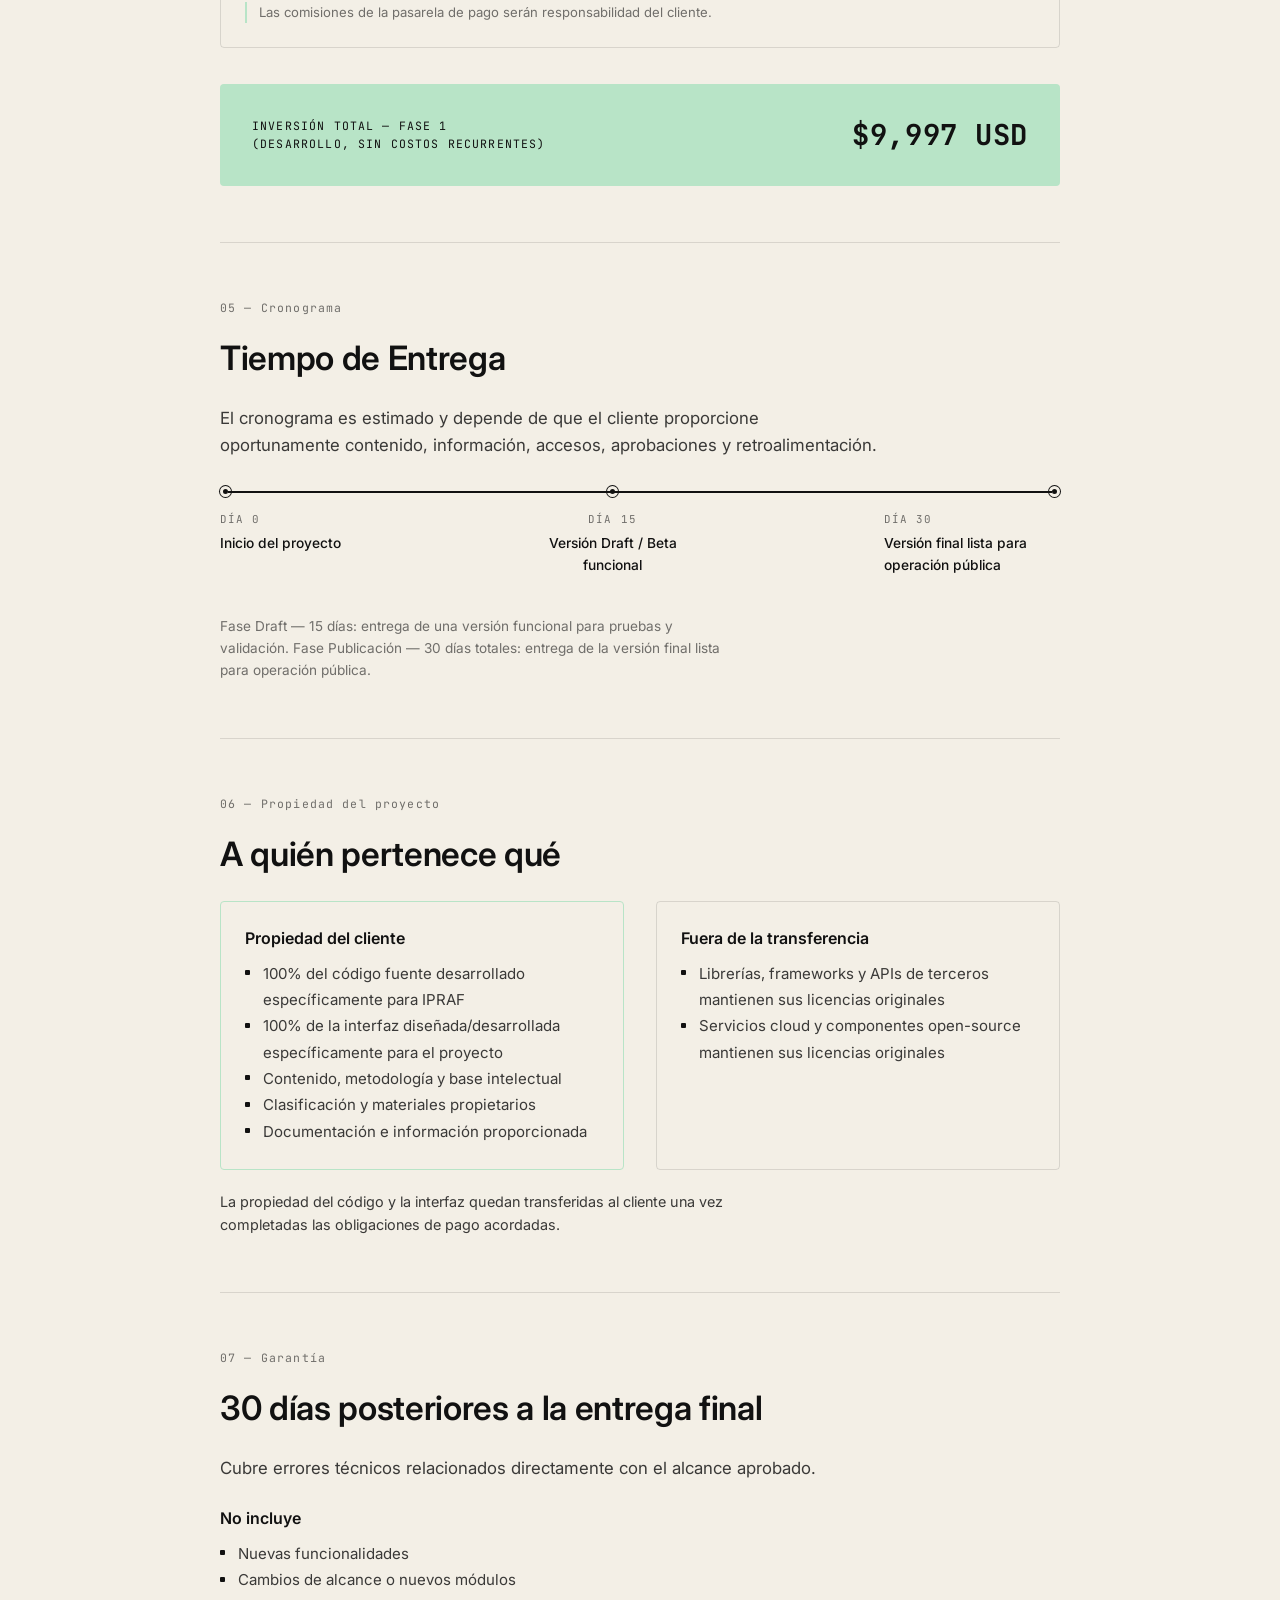
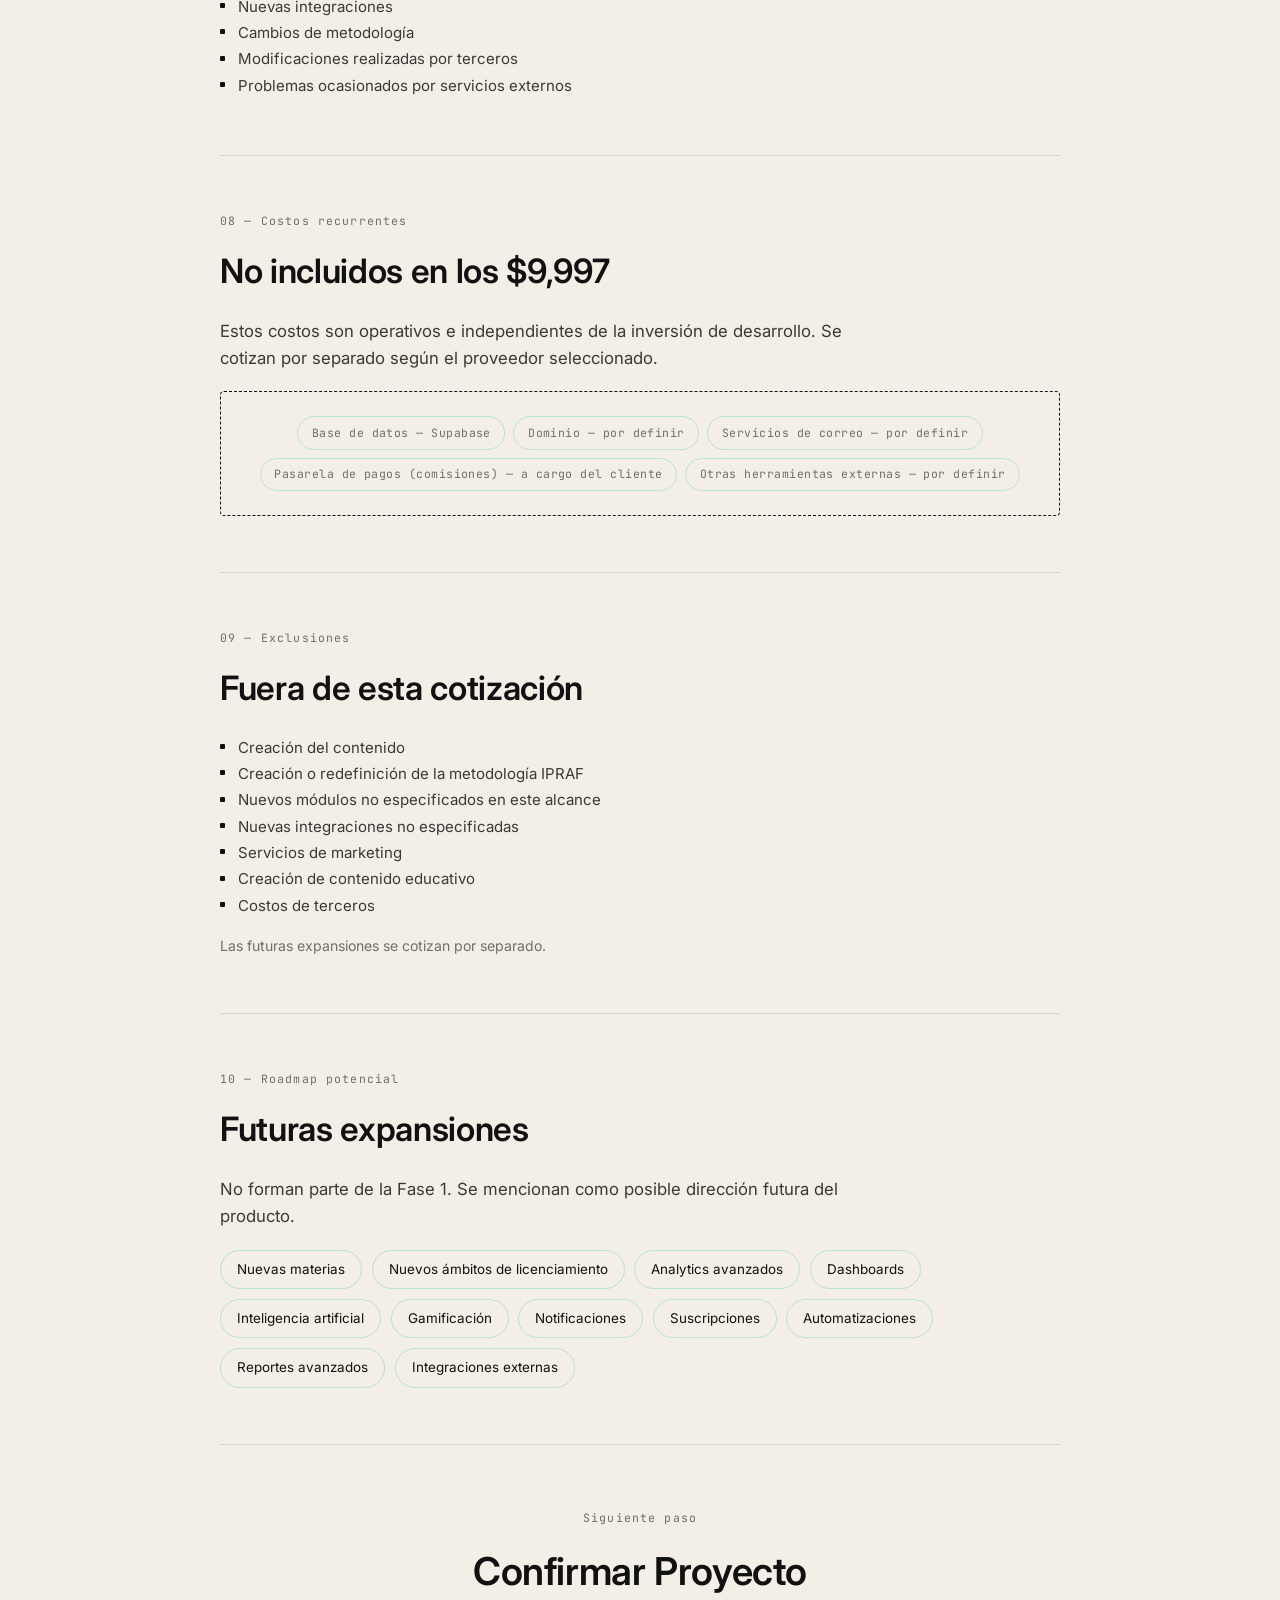
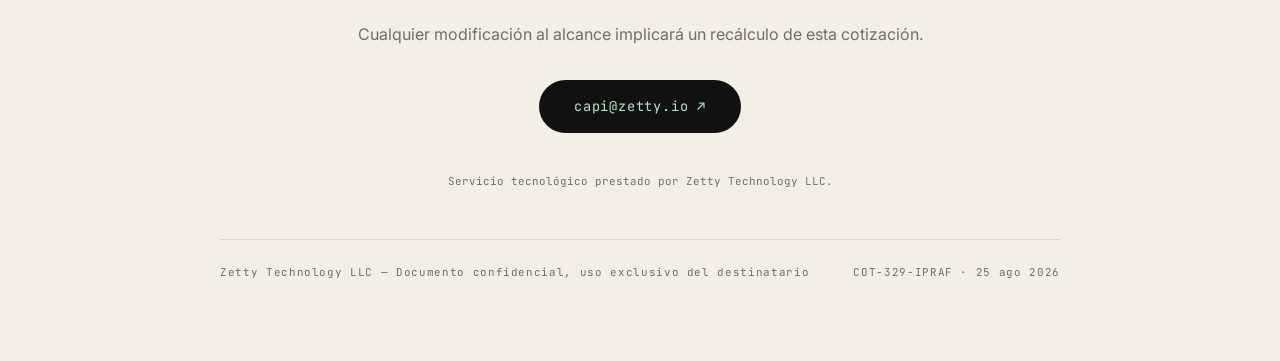
<file: proyectoipraf/index.html>
<!DOCTYPE html>
<html lang="es">
<head>
<meta charset="UTF-8">
<meta name="viewport" content="width=device-width, initial-scale=1.0">
<title>IPRAF — Propuesta y Desarrollo Técnico · Capi Collections</title>
<meta name="description" content="Propuesta y Desarrollo Técnico — Fase 1. Proyecto 329.">
<meta name="robots" content="noindex,nofollow">

<link rel="icon" href="data:image/svg+xml,%3Csvg xmlns='http://www.w3.org/2000/svg' viewBox='0 0 91 28'%3E%3Crect width='91' height='28' fill='%23B8E4C7'/%3E%3Cpath d='M 14 0 L 0 0 L 0 28 L 42 28 L 42 14 L 14 14 Z M 63 28 L 63 14 L 77 14 L 77 28 L 91 28 L 91 0 L 49 0 L 49 28 Z' fill='%23111111'/%3E%3C/svg%3E">

<link rel="preconnect" href="https://fonts.googleapis.com">
<link rel="preconnect" href="https://fonts.gstatic.com" crossorigin>
<link href="https://fonts.googleapis.com/css2?family=Inter:wght@400;500;600;700&family=JetBrains+Mono:wght@400;500;600&family=Syncopate:wght@700&display=swap" rel="stylesheet">

<style>
:root{
  --mint:#B8E4C7;
  --ink:#111111;
  --cream:#F3EFE6;
  --line:rgba(17,17,17,.12);
  --muted:rgba(17,17,17,.58);
  --f-display:'Syncopate',sans-serif;
  --f-body:'Inter',system-ui,sans-serif;
  --f-mono:'JetBrains Mono',ui-monospace,monospace;
  --e:cubic-bezier(.16,1,.3,1);
}
*{margin:0;padding:0;box-sizing:border-box}
html{scroll-behavior:smooth}
body{
  background:var(--cream);color:var(--ink);
  font-family:var(--f-body);font-weight:400;line-height:1.6;
  -webkit-font-smoothing:antialiased;
}
::selection{background:var(--ink);color:var(--mint)}
a{color:inherit}
.wrap{max-width:920px;margin:0 auto;padding:0 1.5rem}
@media(min-width:900px){.wrap{padding:0 2.5rem}}

.mono{font-family:var(--f-mono)}
.mono-lbl{
  font-family:var(--f-mono);font-size:.7rem;letter-spacing:.18em;text-transform:uppercase;
  color:var(--muted);display:flex;align-items:center;gap:.75rem;
}
.mono-lbl::before{content:"";width:1.5rem;height:1px;background:var(--ink);opacity:.35}

/* -------- reveal -------- */
.rv{opacity:0;transform:translateY(16px);transition:opacity .8s var(--e),transform .8s var(--e)}
.rv.in{opacity:1;transform:none}

/* -------- topbar -------- */
.topbar{
  position:sticky;top:0;z-index:40;background:var(--cream);
  border-bottom:1px solid var(--line);
}
.topbar-in{
  display:flex;align-items:center;justify-content:space-between;gap:1rem;
  padding:1rem 1.5rem;max-width:920px;margin:0 auto;
}
@media(min-width:900px){.topbar-in{padding:1.1rem 2.5rem}}
.brand{display:flex;align-items:center;gap:.65rem}
.brand svg{height:16px;width:auto;color:var(--mint)}
.print-btn{
  font-family:var(--f-mono);font-size:.68rem;letter-spacing:.1em;text-transform:uppercase;
  border:1px solid var(--ink);border-radius:999px;padding:.55rem 1.1rem;
  background:transparent;cursor:pointer;transition:background-color .3s,color .3s;
}
.print-btn:hover{background:var(--ink);color:var(--mint)}

/* -------- cover -------- */
.cover{padding:4.5rem 0 3rem;border-bottom:1px solid var(--line)}
.cover .doc-lbl{
  font-family:var(--f-mono);font-size:.72rem;letter-spacing:.22em;text-transform:uppercase;
  color:var(--muted);margin-bottom:1.5rem;
}
.cover h1{
  font-family:var(--f-display);font-weight:700;text-transform:uppercase;
  font-size:clamp(3rem,9vw,5.5rem);line-height:.92;letter-spacing:-.01em;
}
.cover .full-name{
  font-size:clamp(1rem,2vw,1.2rem);color:var(--muted);max-width:42ch;margin-top:1rem;
}
.meta-row{
  display:flex;flex-wrap:wrap;gap:.5rem 1.75rem;margin-top:2.25rem;
  padding-top:1.5rem;border-top:1px solid var(--line);
}
.meta-row div{font-family:var(--f-mono);font-size:.7rem}
.meta-row span{display:block;color:var(--muted);text-transform:uppercase;letter-spacing:.14em;
  font-size:.62rem;margin-bottom:.3rem}

.invest-box{
  margin-top:2.25rem;background:var(--mint);border-radius:4px;
  padding:1.75rem 2rem;display:flex;align-items:center;justify-content:space-between;
  gap:1rem;flex-wrap:wrap;
}
.invest-box .num{font-family:var(--f-mono);font-weight:700;font-size:clamp(1.4rem,3vw,1.8rem);
  letter-spacing:.02em;white-space:nowrap}
.invest-box .lbl{font-family:var(--f-mono);font-size:.72rem;letter-spacing:.1em;
  text-transform:uppercase;line-height:1.6}

.disclaimer{
  margin-top:1.5rem;border:1px dashed var(--ink);border-radius:4px;
  padding:1rem 1.25rem;font-family:var(--f-mono);font-size:.74rem;line-height:1.7;
  color:var(--muted);
}
.disclaimer b{color:var(--ink);font-weight:600}

/* -------- secciones -------- */
section.blk{padding:3.5rem 0;border-bottom:1px solid var(--line)}
section.blk:last-of-type{border-bottom:none}
.idx{font-family:var(--f-mono);font-size:.72rem;color:var(--muted);letter-spacing:.1em}
h2{
  font-size:clamp(1.5rem,3.4vw,2.1rem);font-weight:600;letter-spacing:-.01em;
  margin:.85rem 0 1.25rem;
}
h3{font-size:1rem;font-weight:600;margin-bottom:.6rem}
p{color:rgba(17,17,17,.82);max-width:62ch}
p+p{margin-top:.9rem}
.lead{font-size:1.05rem;max-width:60ch}

ul.plain{list-style:none;margin-top:.5rem}
ul.plain li{
  position:relative;padding-left:1.15rem;color:rgba(17,17,17,.82);
  font-size:.94rem;line-height:1.75;
}
ul.plain li::before{
  content:"";position:absolute;left:0;top:.62em;width:5px;height:5px;
  background:var(--ink);border-radius:1px;
}

/* -------- objetivo: grid de alcance -------- */
.scope-grid{
  display:grid;grid-template-columns:1fr;gap:.15rem 2rem;margin-top:1.25rem;
}
@media(min-width:640px){.scope-grid{grid-template-columns:1fr 1fr}}
.scope-grid li{
  display:flex;align-items:baseline;gap:.65rem;padding:.5rem 0;
  border-bottom:1px solid var(--line);font-size:.92rem;
}
.scope-grid li::before{
  content:"";flex:none;width:6px;height:6px;background:var(--mint);
  border:1px solid var(--ink);border-radius:1px;margin-top:.4em;
}

/* -------- arquitectura técnica -------- */
.tech-grid{
  display:grid;grid-template-columns:1fr;gap:1rem;margin-top:1.25rem;
}
@media(min-width:640px){.tech-grid{grid-template-columns:1fr 1fr}}
.tech-card{
  border:1px solid var(--line);border-radius:4px;padding:1.25rem 1.5rem;
  break-inside:avoid;page-break-inside:avoid;
}
.tech-card .lbl{
  font-family:var(--f-mono);font-size:.7rem;letter-spacing:.14em;text-transform:uppercase;
  color:var(--muted);margin-bottom:.5rem;
}
.tech-card p{font-size:.88rem;line-height:1.65;max-width:none}

/* -------- desglose -------- */
.item{
  border:1px solid var(--line);border-radius:4px;padding:1.5rem;margin-top:1.25rem;
  break-inside:avoid;page-break-inside:avoid;
}
.item-hd{
  display:flex;justify-content:space-between;align-items:flex-start;gap:1.5rem;
  flex-wrap:wrap;
}
/* en mobile el monto siempre cae debajo del título, sin importar qué tan
   corto sea (si no, algunos títulos cortos dejaban el precio en la misma
   línea y otros lo empujaban abajo, viéndose inconsistente) */
@media(max-width:640px){
  .item-hd{flex-direction:column;align-items:flex-start;gap:.35rem}
}
.item-hd .t{display:flex;align-items:baseline;gap:.85rem}
.item-hd .t .idx{
  font-family:var(--f-mono);font-size:.85rem;color:var(--muted);
}
.item-hd h3{margin:0;font-size:1.05rem}
.item-hd .price{
  font-family:var(--f-mono);font-weight:600;font-size:1.15rem;white-space:nowrap;
}
.item-note{
  margin-top:.85rem;font-size:.82rem;color:var(--muted);font-style:normal;
  border-left:2px solid var(--mint);padding-left:.75rem;
}
.item ul.plain{margin-top:.9rem;columns:1;}
@media(min-width:640px){.item ul.plain{columns:2;column-gap:1.5rem}}
.item ul.plain li{break-inside:avoid;font-size:.86rem;padding-bottom:.2rem}

.total-row{
  display:flex;justify-content:space-between;align-items:baseline;
  margin-top:1.75rem;padding-top:1.5rem;border-top:2px solid var(--ink);
}
.total-row .lbl{font-family:var(--f-mono);font-size:.8rem;letter-spacing:.12em;text-transform:uppercase}
.total-row .val{font-family:var(--f-display);font-weight:700;font-size:clamp(1.8rem,4vw,2.4rem)}

/* -------- cronograma -------- */
.timeline{margin-top:2rem}
.tl-track{
  position:relative;height:2px;background:var(--line);border-radius:2px;margin:0 .5rem;
}
.tl-fill{position:absolute;inset:0;width:100%;background:var(--ink)}
.tl-points{display:flex;justify-content:space-between;margin-top:-.4rem}
.tl-pt{display:flex;flex-direction:column;align-items:center;gap:.85rem;width:33%}
.tl-pt:first-child{align-items:flex-start;width:auto}
.tl-pt:last-child{align-items:flex-end;width:auto}
.tl-dot{width:.7rem;height:.7rem;border-radius:50%;background:var(--ink);border:3px solid var(--cream);
  box-shadow:0 0 0 1px var(--ink)}
.tl-lbl{text-align:center;max-width:11rem}
.tl-pt:first-child .tl-lbl,.tl-pt:last-child .tl-lbl{text-align:left}
.tl-lbl .d{font-family:var(--f-mono);font-size:.68rem;color:var(--muted);text-transform:uppercase;
  letter-spacing:.1em;margin-bottom:.25rem}
.tl-lbl .t{font-size:.86rem;font-weight:500}
.tl-note{margin-top:2.5rem;font-size:.85rem;color:var(--muted);max-width:56ch}

@media(max-width:560px){
  .tl-track{display:none}
  .tl-points{flex-direction:column;align-items:flex-start;gap:1.5rem;margin-top:0}
  .tl-pt,.tl-pt:first-child,.tl-pt:last-child{
    width:100%;flex-direction:row;align-items:flex-start;gap:1rem;
  }
  .tl-dot{flex:none;margin-top:.2rem;box-shadow:none;border:none;background:var(--ink);width:.6rem;height:.6rem}
  .tl-lbl,.tl-pt:first-child .tl-lbl,.tl-pt:last-child .tl-lbl{text-align:left;max-width:none}
}

/* -------- propiedad / garantia: dos columnas -------- */
.cols2{display:grid;grid-template-columns:1fr;gap:2rem;margin-top:1.25rem}
@media(min-width:640px){.cols2{grid-template-columns:1fr 1fr}}
.col-card{padding:1.5rem;border:1px solid var(--line);border-radius:4px}
.col-card.on{background:transparent;border:1.5px solid var(--mint)}
.col-card h3{display:flex;align-items:center;gap:.5rem}

/* -------- no incluido / exclusiones -------- */
.card-dashed{
  border:1px dashed var(--ink);border-radius:4px;padding:1.5rem;margin-top:1.25rem;
}
.pill-row{display:flex;flex-wrap:wrap;justify-content:center;gap:.5rem}
.pill{
  font-family:var(--f-mono);font-size:.72rem;letter-spacing:.04em;
  border:1.5px solid var(--mint);border-radius:999px;padding:.4rem .85rem;
  color:var(--muted);background:transparent;
}

/* -------- roadmap -------- */
.chip-row{display:flex;flex-wrap:wrap;gap:.6rem;margin-top:1.25rem}
.chip{
  font-size:.84rem;border:1.5px solid var(--mint);border-radius:999px;
  padding:.5rem 1rem;background:transparent;
}

/* -------- footer -------- */
.closing{padding:4rem 0 5rem;text-align:center}
.closing h2{font-size:clamp(1.6rem,4vw,2.4rem)}
.closing p{margin:0 auto 2rem;color:var(--muted)}
.cta-btn{
  display:inline-block;font-family:var(--f-mono);font-size:.85rem;letter-spacing:.06em;
  background:var(--ink);color:var(--mint);border-radius:999px;padding:1rem 2.2rem;
  text-decoration:none;transition:transform .3s var(--e);
}
.cta-btn:hover{transform:scale(1.04)}
.foot-meta{
  margin-top:3rem;padding-top:1.5rem;border-top:1px solid var(--line);
  display:flex;justify-content:space-between;flex-wrap:wrap;gap:.75rem;
  font-family:var(--f-mono);font-size:.68rem;color:var(--muted);letter-spacing:.06em;
}

@media print{
  .topbar,.print-btn{display:none}
  body{background:#fff}
  .invest-box{background:#E8F4EC;-webkit-print-color-adjust:exact;print-color-adjust:exact}
  .rv{opacity:1!important;transform:none!important}
  section.blk{padding:1.5rem 0;border-bottom:1px solid #ddd}
  .item{border:1px solid #ddd}
  a[href]:after{content:""}
}
@media (prefers-reduced-motion:reduce){
  .rv{transition:none}
}
</style>
</head>
<body>

<div class="topbar">
  <div class="topbar-in">
    <div class="brand">
      <svg viewBox="0 0 91 28" role="img" aria-label="Capi Collections">
        <path d="M 14 0 L 0 0 L 0 28 L 42 28 L 42 14 L 14 14 Z M 63 28 L 63 14 L 77 14 L 77 28 L 91 28 L 91 0 L 49 0 L 49 28 Z" fill="currentColor"/>
      </svg>
    </div>
    <button class="print-btn" onclick="window.print()">Descargar / Imprimir</button>
  </div>
</div>

<main class="wrap">

  <!-- ============ PORTADA ============ -->
  <section class="cover">
    <div class="doc-lbl rv in">Propuesta y Desarrollo Técnico · Proyecto N.º 329</div>
    <h1 class="rv in">IPRAF</h1>
    <p class="full-name rv in">Integrated Professional Relicensure Adaptation Framework — Fase 1: desarrollo de la plataforma.</p>

    <div class="meta-row rv in">
      <div><span>Fecha de emisión</span>25 de agosto, 2026</div>
      <div><span>Para</span>Gabriela Briseño</div>
      <div><span>Referencia</span>COT-329-IPRAF</div>
    </div>

  </section>

  <!-- ============ 01 CONTEXTO ============ -->
  <section class="blk rv" id="contexto">
    <div class="idx">01 — Contexto</div>
    <h2>El proyecto</h2>
    <p class="lead">
      IPRAF es un sistema analítico estructurado para la reacreditación y actualización de
      licencias profesionales. Su contenido, metodología, clasificación y lógica editorial
      ya existen y son propiedad del cliente — no es un curso tradicional ni un banco
      convencional de preguntas.
    </p>
    <p>
      Nuestro rol como proveedor tecnológico es transformar esa estructura
      existente en una plataforma web funcional, propietaria y escalable. No se creará,
      reproducirá ni redefinirá la metodología o el contenido intelectual del cliente.
    </p>
    <p>
      La base contiene actualmente <b>aproximadamente 388 registros analíticos principales</b>,
      organizados por materias y subcategorías, además de información relacionada que deberá
      preservarse durante la migración. El cliente proporcionará un archivo Excel para el desarrollo.
    </p>
  </section>

  <!-- ============ 02 OBJETIVO / ALCANCE ============ -->
  <section class="blk rv" id="objetivo">
    <div class="idx">02 — Objetivo de la Fase 1</div>
    <h2>Alcance funcional</h2>
    <p class="lead">
      Desarrollar una aplicación web responsiva, funcional y escalable que digitalice y
      administre la estructura existente de IPRAF.
    </p>
    <ul class="scope-grid">
      <li>Página de Login / Registro</li>
      <li>Portal de la Aplicación</li>
      <li>Registro y administración de usuarios</li>
      <li>Organización por materias y subcategorías</li>
      <li>Búsqueda y filtros</li>
      <li>Consulta de registros</li>
      <li>Modo de práctica</li>
      <li>Autoevaluación</li>
      <li>Seguimiento del progreso individual</li>
      <li>Panel administrativo / editorial</li>
      <li>Importación inicial desde Excel</li>
      <li>Exportación de la base</li>
      <li>Historial de modificaciones</li>
      <li>Respaldos (backups)</li>
      <li>Controles de acceso</li>
      <li>Integración con dominio</li>
      <li>Hosting e infraestructura</li>
      <li>Base de datos</li>
      <li>Integración con pasarela de pagos</li>
    </ul>
  </section>

  <!-- ============ 03 ARQUITECTURA TÉCNICA ============ -->
  <section class="blk rv" id="arquitectura">
    <div class="idx">03 — Arquitectura técnica</div>
    <h2>Cómo se construye</h2>
    <div class="tech-grid">
      <div class="tech-card">
        <div class="lbl">Frontend</div>
        <p>Next.js (App Router) + TypeScript + Tailwind. Renderizado en servidor por defecto:
           el contenido nunca viaja como JSON abierto al cliente, lo que protege el activo del
           cliente y da la mejor lectura en móvil.</p>
      </div>
      <div class="tech-card">
        <div class="lbl">Backend</div>
        <p>Supabase — Postgres, Auth y Storage. La lógica de acceso vive en RLS, no en el frontend.</p>
      </div>
      <div class="tech-card">
        <div class="lbl">Hosting</div>
        <p>Vercel. Dominio propio, SSL automático, previews por rama para la validación del Draft.</p>
      </div>
      <div class="tech-card">
        <div class="lbl">Búsqueda</div>
        <p>Postgres nativo: tsvector + GIN, pg_trgm, unaccent. Sin servicio externo — a 388
           registros no se justifica y evita un costo recurrente más.</p>
      </div>
      <div class="tech-card">
        <div class="lbl">Autenticación</div>
        <p>Supabase Auth, correo + enlace mágico y contraseña. Sesión en servidor.</p>
      </div>
      <div class="tech-card">
        <div class="lbl">Pagos</div>
        <p>Stripe Checkout + webhook firmado que escribe en entitlements. El acceso lo concede
           la base de datos, nunca el navegador.</p>
      </div>
      <div class="tech-card">
        <div class="lbl">Importación</div>
        <p>Script Node con exceljs → staging → informe de validación → upsert idempotente.
           Ejecutable tantas veces como haga falta.</p>
      </div>
      <div class="tech-card">
        <div class="lbl">Admin</div>
        <p>Panel propio dentro de la misma app, con rol editor, historial en audit_log y
           exportación a xlsx/csv.</p>
      </div>
    </div>
  </section>

  <!-- ============ 04 DESGLOSE ============ -->
  <section class="blk rv" id="desglose">
    <div class="idx">04 — Inversión</div>
    <h2>Desglose del proyecto</h2>
    <p class="lead">Este desarrollo se organiza en 9 componentes de la Fase 1.</p>

    <div class="item">
      <div class="item-hd">
        <div class="t"><span class="idx">01</span><h3>Planeación del proyecto</h3></div>
        <div class="price">$425</div>
      </div>
      <ul class="plain">
        <li>Estructura general del proyecto</li>
        <li>Análisis de requerimientos</li>
        <li>Plan de acción</li>
        <li>Arquitectura funcional</li>
        <li>Organización de módulos</li>
        <li>Roadmap inicial</li>
      </ul>
    </div>

    <div class="item">
      <div class="item-hd">
        <div class="t"><span class="idx">02</span><h3>Conceptualización del proyecto</h3></div>
        <div class="price">$850</div>
      </div>
      <ul class="plain">
        <li>Conceptualización del producto</li>
        <li>Canvas del proyecto</li>
        <li>Estructura visual y wireframes</li>
        <li>Dirección visual</li>
        <li>Desarrollo de Branding</li>
        <li>Definición de experiencia de usuario</li>
        <li>Sistema visual inicial de la plataforma</li>
      </ul>
    </div>

    <div class="item">
      <div class="item-hd">
        <div class="t"><span class="idx">03</span><h3>Desarrollo de aplicación web responsiva</h3></div>
        <div class="price">$6,500</div>
      </div>
      <ul class="plain">
        <li>Desarrollo frontend y backend</li>
        <li>Sistema de usuarios</li>
        <li>Gestión de contenidos</li>
        <li>Materias y subcategorías</li>
        <li>Búsqueda y filtros</li>
        <li>Consulta de registros</li>
        <li>Modo práctica y autoevaluación</li>
        <li>Seguimiento de progreso</li>
        <li>Panel administrativo y editorial</li>
        <li>Gestión de accesos</li>
        <li>Importación inicial desde Excel</li>
        <li>Exportación de información</li>
        <li>Historial de modificaciones</li>
        <li>Aplicación mobile responsive</li>
        <li>Arquitectura preparada para crecimiento</li>
      </ul>
    </div>

    <div class="item">
      <div class="item-hd">
        <div class="t"><span class="idx">04</span><h3>Integración con dominio</h3></div>
        <div class="price">$150</div>
      </div>
      <ul class="plain">
        <li>Conexión del dominio</li>
        <li>Configuración técnica</li>
        <li>SSL / HTTPS</li>
        <li>Validación del dominio</li>
      </ul>
    </div>

    <div class="item">
      <div class="item-hd">
        <div class="t"><span class="idx">05</span><h3>Gestión de hosting</h3></div>
        <div class="price">$250</div>
      </div>
      <ul class="plain">
        <li>Configuración inicial del hosting</li>
        <li>Deployment</li>
        <li>Configuración del entorno</li>
        <li>Configuración básica de seguridad</li>
        <li>Preparación para producción</li>
      </ul>
    </div>

    <div class="item">
      <div class="item-hd">
        <div class="t"><span class="idx">06</span><h3>Infraestructura de base de datos</h3></div>
        <div class="price">$672</div>
      </div>
      <ul class="plain">
        <li>Diseño de base de datos</li>
        <li>Modelado de información</li>
        <li>Relaciones entre registros</li>
        <li>Configuración inicial</li>
        <li>Preparación para crecimiento</li>
        <li>Migración / importación inicial</li>
        <li>Backups</li>
        <li>Estructura para futuras expansiones</li>
      </ul>
    </div>

    <div class="item">
      <div class="item-hd">
        <div class="t"><span class="idx">07</span><h3>Versión Draft / Beta</h3></div>
        <div class="price">$425</div>
      </div>
      <p style="margin-bottom:.5rem;font-size:.9rem">Primera versión funcional para pruebas. Debe permitir:</p>
      <ul class="plain">
        <li>Probar la navegación</li>
        <li>Validar estructura</li>
        <li>Probar usuarios</li>
        <li>Validar contenido</li>
        <li>Probar materias y categorías</li>
        <li>Probar práctica y autoevaluación</li>
        <li>Revisar progreso</li>
        <li>Validar administración</li>
      </ul>
      <div class="item-note">Tiempo: 15 días.</div>
    </div>

    <div class="item">
      <div class="item-hd">
        <div class="t"><span class="idx">08</span><h3>Versión final lista para público</h3></div>
        <div class="price">$500</div>
      </div>
      <ul class="plain">
        <li>Correcciones de la versión Draft</li>
        <li>Ajustes de funcionamiento</li>
        <li>Optimización</li>
        <li>Configuración de producción</li>
        <li>Revisión final</li>
        <li>Preparación para publicación</li>
      </ul>
      <div class="item-note">Tiempo total del proyecto: 30 días.</div>
    </div>

    <div class="item">
      <div class="item-hd">
        <div class="t"><span class="idx">09</span><h3>Integración con pasarela de pagos</h3></div>
        <div class="price">$225</div>
      </div>
      <ul class="plain">
        <li>Integración inicial con una pasarela de pagos</li>
        <li>Configuración del flujo de pago</li>
        <li>Integración con usuarios</li>
        <li>Validación del acceso posterior al pago</li>
      </ul>
      <div class="item-note">Las comisiones de la pasarela de pago serán responsabilidad del cliente.</div>
    </div>

    <div class="invest-box">
      <div class="lbl">Inversión total — Fase 1<br>(desarrollo, sin costos recurrentes)</div>
      <div class="num">$9,997 USD</div>
    </div>
  </section>

  <!-- ============ 04 CRONOGRAMA ============ -->
  <section class="blk rv" id="cronograma">
    <div class="idx">05 — Cronograma</div>
    <h2>Tiempo de Entrega</h2>
    <p class="lead">
      El cronograma es estimado y depende de que el cliente proporcione oportunamente
      contenido, información, accesos, aprobaciones y retroalimentación.
    </p>
    <div class="timeline">
      <div class="tl-track"><div class="tl-fill"></div></div>
      <div class="tl-points">
        <div class="tl-pt">
          <div class="tl-dot"></div>
          <div class="tl-lbl"><div class="d">Día 0</div><div class="t">Inicio del proyecto</div></div>
        </div>
        <div class="tl-pt">
          <div class="tl-dot"></div>
          <div class="tl-lbl"><div class="d">Día 15</div><div class="t">Versión Draft / Beta funcional</div></div>
        </div>
        <div class="tl-pt">
          <div class="tl-dot"></div>
          <div class="tl-lbl"><div class="d">Día 30</div><div class="t">Versión final lista para operación pública</div></div>
        </div>
      </div>
    </div>
    <p class="tl-note">
      Fase Draft — 15 días: entrega de una versión funcional para pruebas y validación.
      Fase Publicación — 30 días totales: entrega de la versión final lista para operación pública.
    </p>
  </section>

  <!-- ============ 05 PROPIEDAD ============ -->
  <section class="blk rv" id="propiedad">
    <div class="idx">06 — Propiedad del proyecto</div>
    <h2>A quién pertenece qué</h2>
    <div class="cols2">
      <div class="col-card on">
        <h3>Propiedad del cliente</h3>
        <ul class="plain">
          <li>100% del código fuente desarrollado específicamente para IPRAF</li>
          <li>100% de la interfaz diseñada/desarrollada específicamente para el proyecto</li>
          <li>Contenido, metodología y base intelectual</li>
          <li>Clasificación y materiales propietarios</li>
          <li>Documentación e información proporcionada</li>
        </ul>
      </div>
      <div class="col-card">
        <h3>Fuera de la transferencia</h3>
        <ul class="plain">
          <li>Librerías, frameworks y APIs de terceros mantienen sus licencias originales</li>
          <li>Servicios cloud y componentes open-source mantienen sus licencias originales</li>
        </ul>
      </div>
    </div>
    <p style="margin-top:1.25rem;font-size:.9rem">
      La propiedad del código y la interfaz quedan transferidas al cliente una vez completadas
      las obligaciones de pago acordadas.
    </p>
  </section>

  <!-- ============ 06 GARANTÍA ============ -->
  <section class="blk rv" id="garantia">
    <div class="idx">07 — Garantía</div>
    <h2>30 días posteriores a la entrega final</h2>
    <p class="lead">Cubre errores técnicos relacionados directamente con el alcance aprobado.</p>
    <h3 style="margin-top:1.5rem">No incluye</h3>
    <ul class="plain">
      <li>Nuevas funcionalidades</li>
      <li>Cambios de alcance o nuevos módulos</li>
      <li>Nuevas integraciones</li>
      <li>Cambios de metodología</li>
      <li>Modificaciones realizadas por terceros</li>
      <li>Problemas ocasionados por servicios externos</li>
    </ul>
  </section>

  <!-- ============ 07 COSTOS RECURRENTES ============ -->
  <section class="blk rv" id="recurrentes">
    <div class="idx">08 — Costos recurrentes</div>
    <h2>No incluidos en los $9,997</h2>
    <p class="lead">
      Estos costos son operativos e independientes de la inversión de desarrollo.
      Se cotizan por separado según el proveedor seleccionado.
    </p>
    <div class="card-dashed">
      <div class="pill-row">
        <span class="pill">Base de datos — Supabase</span>
        <span class="pill">Dominio — por definir</span>
        <span class="pill">Servicios de correo — por definir</span>
        <span class="pill">Pasarela de pagos (comisiones) — a cargo del cliente</span>
        <span class="pill">Otras herramientas externas — por definir</span>
      </div>
    </div>
  </section>

  <!-- ============ 08 EXCLUSIONES ============ -->
  <section class="blk rv" id="exclusiones">
    <div class="idx">09 — Exclusiones</div>
    <h2>Fuera de esta cotización</h2>
    <ul class="plain" style="columns:1">
      <li>Creación del contenido</li>
      <li>Creación o redefinición de la metodología IPRAF</li>
      <li>Nuevos módulos no especificados en este alcance</li>
      <li>Nuevas integraciones no especificadas</li>
      <li>Servicios de marketing</li>
      <li>Creación de contenido educativo</li>
      <li>Costos de terceros</li>
    </ul>
    <p style="margin-top:1rem;font-size:.88rem;color:var(--muted)">
      Las futuras expansiones se cotizan por separado.
    </p>
  </section>

  <!-- ============ 09 ROADMAP ============ -->
  <section class="blk rv" id="roadmap">
    <div class="idx">10 — Roadmap potencial</div>
    <h2>Futuras expansiones</h2>
    <p class="lead">No forman parte de la Fase 1. Se mencionan como posible dirección futura del producto.</p>
    <div class="chip-row">
      <span class="chip">Nuevas materias</span>
      <span class="chip">Nuevos ámbitos de licenciamiento</span>
      <span class="chip">Analytics avanzados</span>
      <span class="chip">Dashboards</span>
      <span class="chip">Inteligencia artificial</span>
      <span class="chip">Gamificación</span>
      <span class="chip">Notificaciones</span>
      <span class="chip">Suscripciones</span>
      <span class="chip">Automatizaciones</span>
      <span class="chip">Reportes avanzados</span>
      <span class="chip">Integraciones externas</span>
    </div>
  </section>

  <!-- ============ CIERRE ============ -->
  <section class="closing rv">
    <div class="idx" style="justify-content:center;display:flex">Siguiente paso</div>
    <h2>Confirmar Proyecto</h2>
    <p>Cualquier modificación al alcance implicará un recálculo de esta cotización.</p>
    <a href="mailto:capi@zetty.io?subject=IPRAF%20—%20Proyecto%20329" class="cta-btn">capi@zetty.io ↗</a>

    <p class="mono" style="font-size:.68rem;color:var(--muted);margin-top:2.5rem">
      Servicio tecnológico prestado por Zetty Technology LLC.
    </p>

    <div class="foot-meta">
      <span>Zetty Technology LLC — Documento confidencial, uso exclusivo del destinatario</span>
      <span>COT-329-IPRAF · 25 ago 2026</span>
    </div>
  </section>

</main>

<script>
(() => {
"use strict";
const io = new IntersectionObserver(es=>{
  es.forEach(e=>{ if(e.isIntersecting){ e.target.classList.add("in"); io.unobserve(e.target); } });
},{threshold:.08,rootMargin:"0px 0px -60px 0px"});
document.querySelectorAll("section.blk.rv, section.closing.rv").forEach(el=>io.observe(el));
})();
</script>
</body>
</html>
</file>
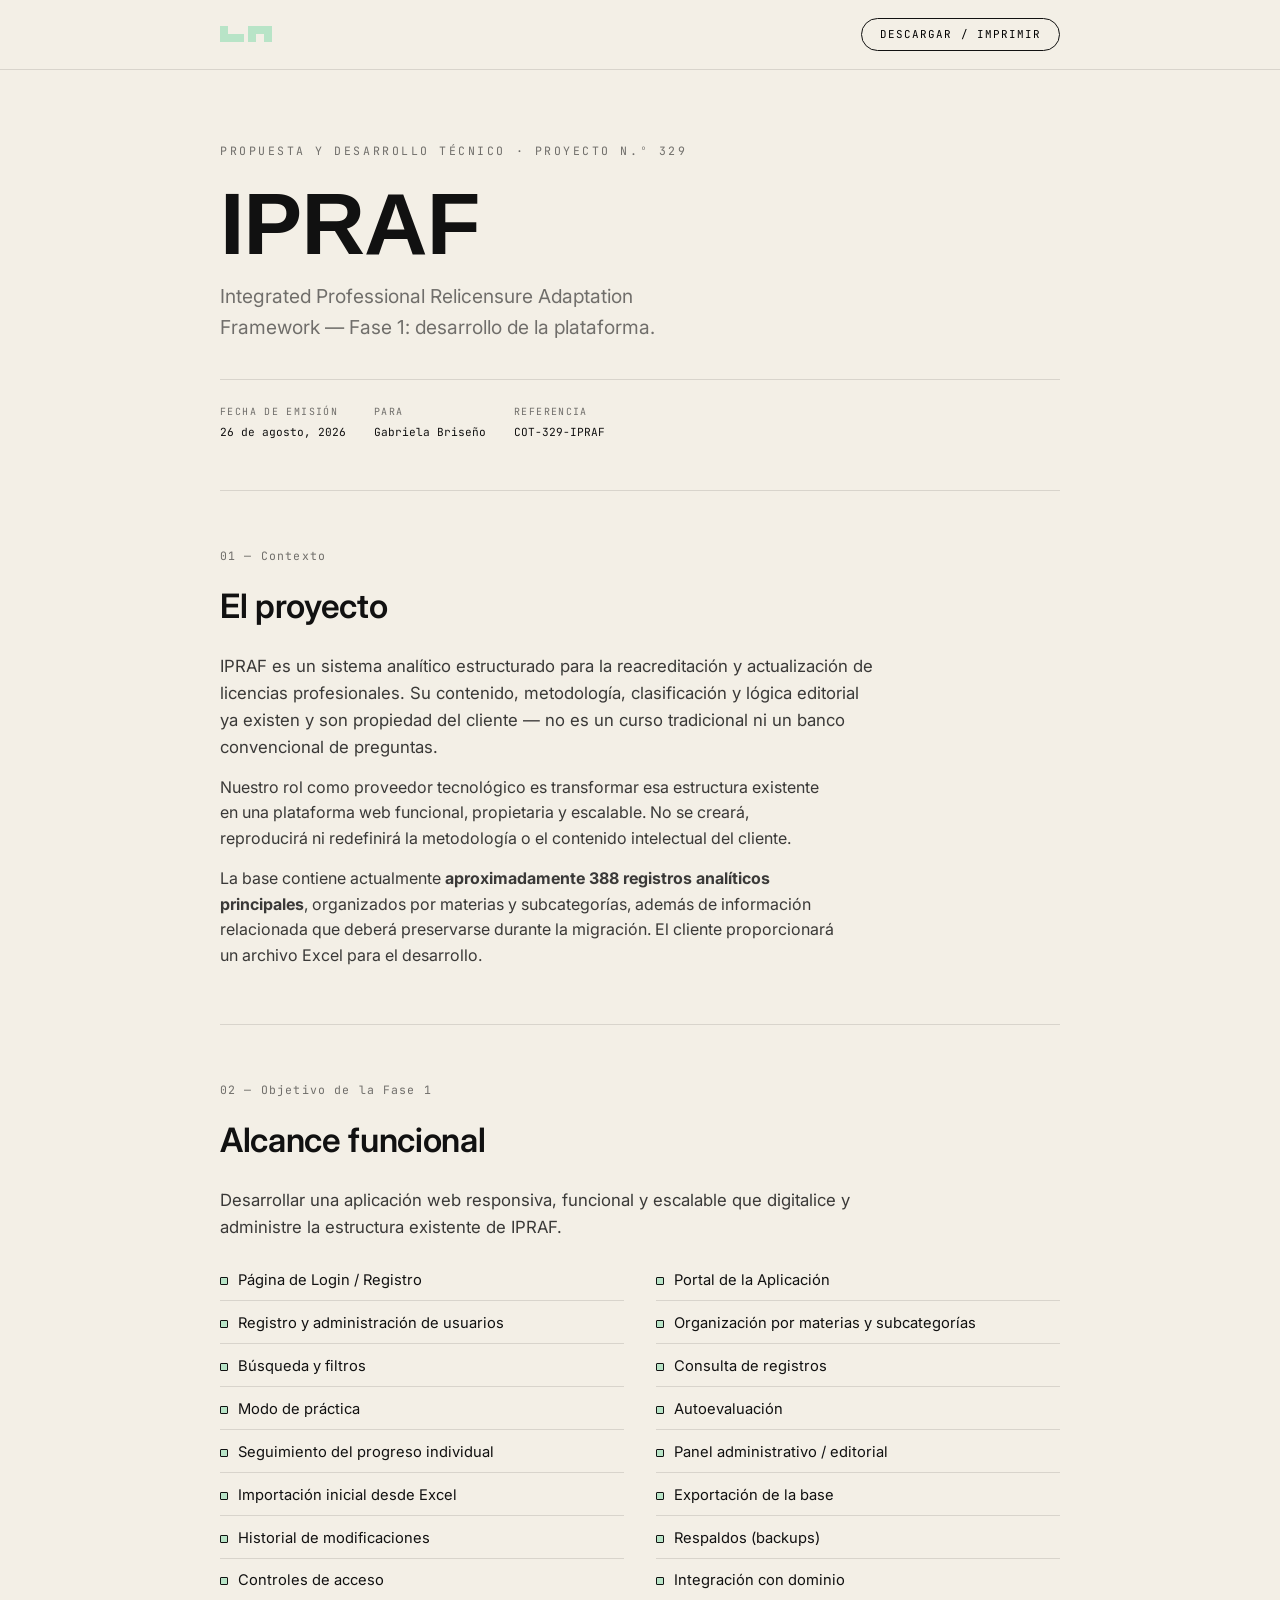
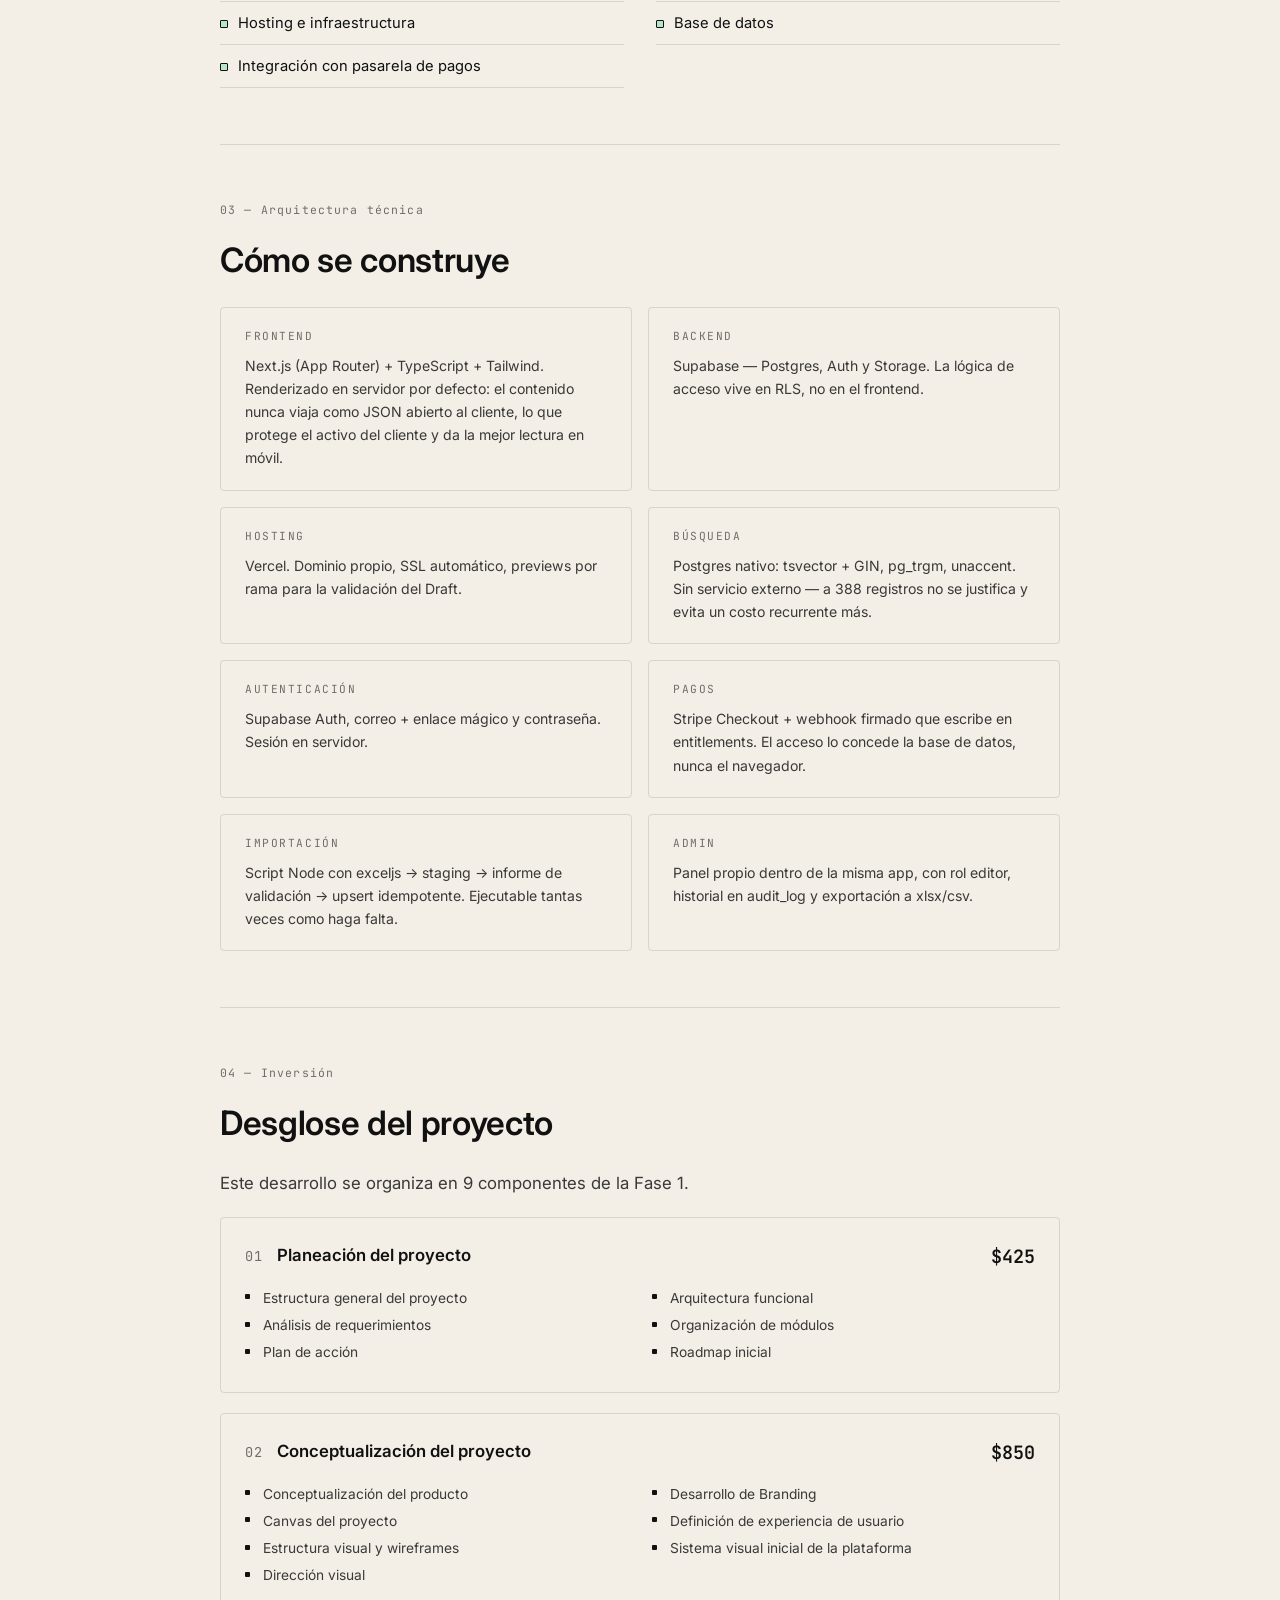
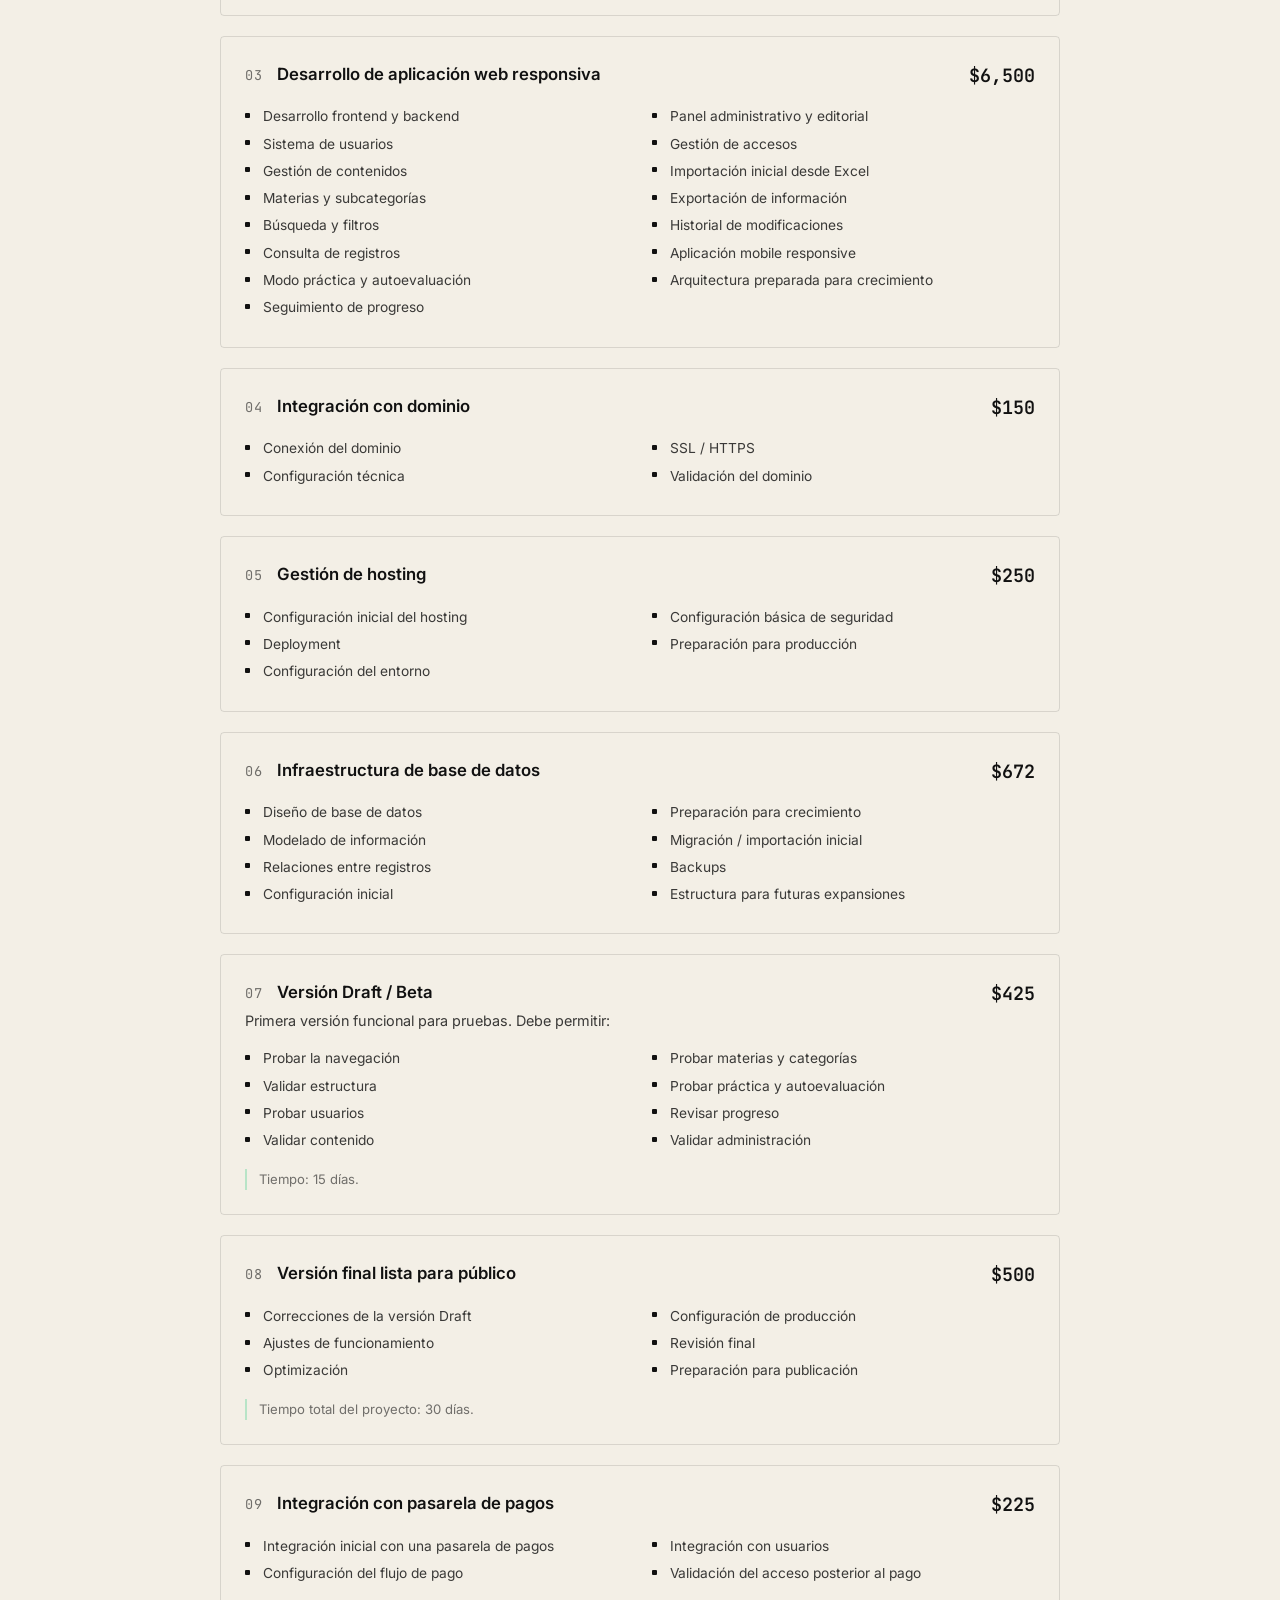
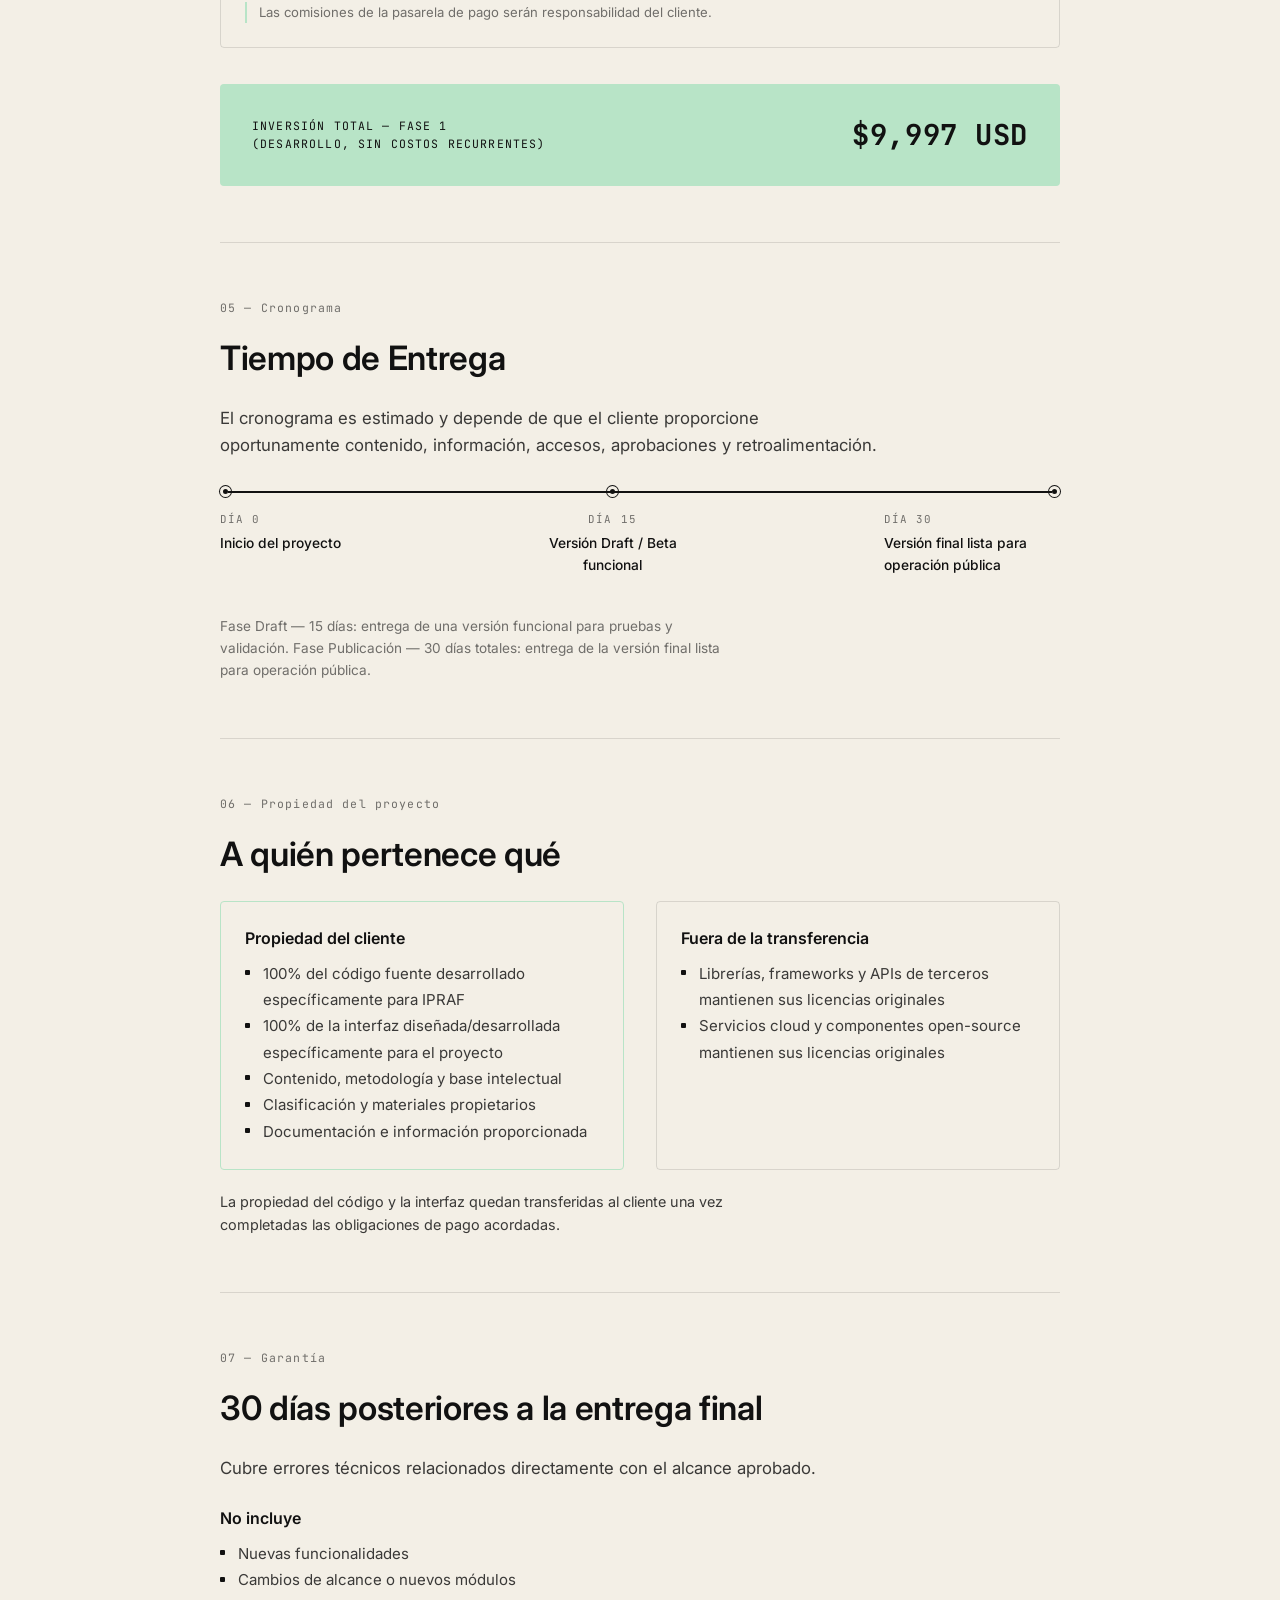
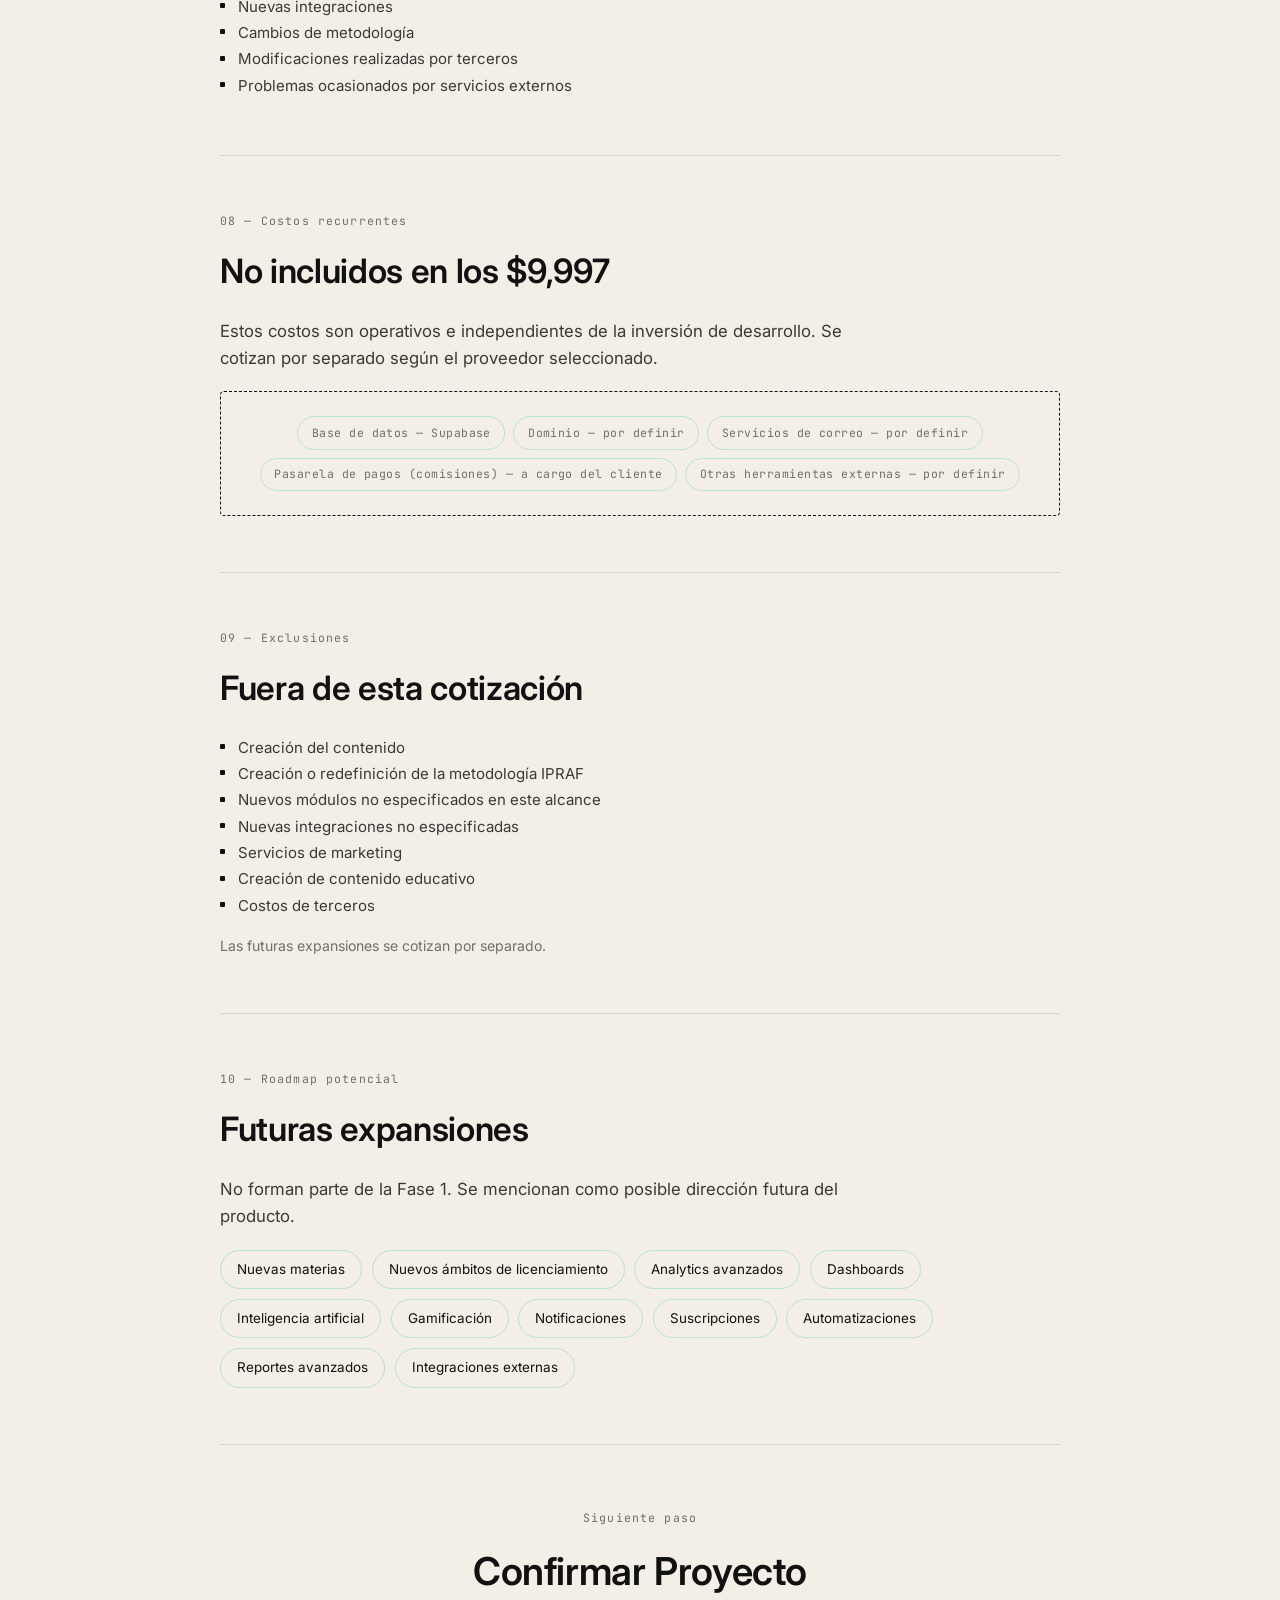
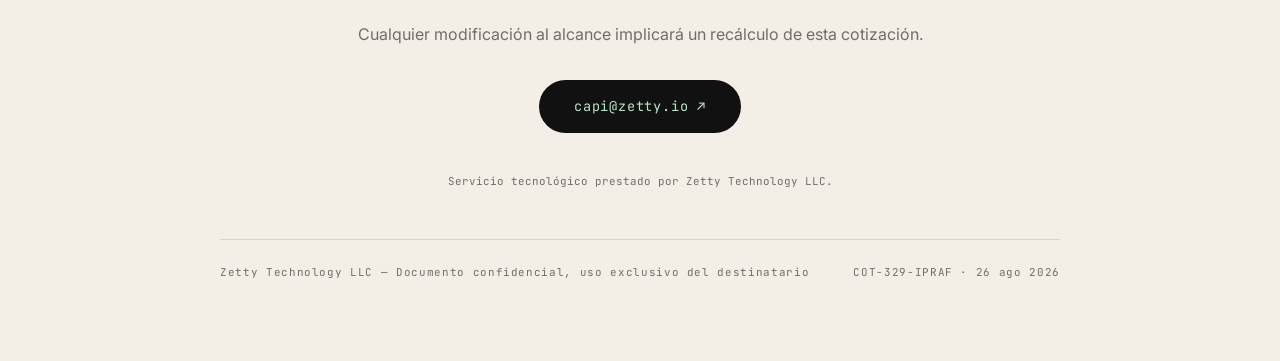
<file: coming-soon/proyectoipraf/index.html>
<!DOCTYPE html>
<html lang="es">
<head>
<meta charset="UTF-8">
<meta name="viewport" content="width=device-width, initial-scale=1.0">
<title>IPRAF — Propuesta y Desarrollo Técnico · Capi Collections</title>
<meta name="description" content="Propuesta y Desarrollo Técnico — Fase 1. Proyecto 329.">
<meta name="robots" content="noindex,nofollow">

<link rel="icon" href="data:image/svg+xml,%3Csvg xmlns='http://www.w3.org/2000/svg' viewBox='0 0 91 28'%3E%3Crect width='91' height='28' fill='%23B8E4C7'/%3E%3Cpath d='M 14 0 L 0 0 L 0 28 L 42 28 L 42 14 L 14 14 Z M 63 28 L 63 14 L 77 14 L 77 28 L 91 28 L 91 0 L 49 0 L 49 28 Z' fill='%23111111'/%3E%3C/svg%3E">

<link rel="preconnect" href="https://fonts.googleapis.com">
<link rel="preconnect" href="https://fonts.gstatic.com" crossorigin>
<link href="https://fonts.googleapis.com/css2?family=Inter:wght@400;500;600;700&family=JetBrains+Mono:wght@400;500;600&family=Syncopate:wght@700&display=swap" rel="stylesheet">

<style>
:root{
  --mint:#B8E4C7;
  --ink:#111111;
  --cream:#F3EFE6;
  --line:rgba(17,17,17,.12);
  --muted:rgba(17,17,17,.58);
  --f-display:'Syncopate',sans-serif;
  --f-body:'Inter',system-ui,sans-serif;
  --f-mono:'JetBrains Mono',ui-monospace,monospace;
  --e:cubic-bezier(.16,1,.3,1);
}
*{margin:0;padding:0;box-sizing:border-box}
html{scroll-behavior:smooth}
body{
  background:var(--cream);color:var(--ink);
  font-family:var(--f-body);font-weight:400;line-height:1.6;
  -webkit-font-smoothing:antialiased;
}
::selection{background:var(--ink);color:var(--mint)}
a{color:inherit}
.wrap{max-width:920px;margin:0 auto;padding:0 1.5rem}
@media(min-width:900px){.wrap{padding:0 2.5rem}}

.mono{font-family:var(--f-mono)}
.mono-lbl{
  font-family:var(--f-mono);font-size:.7rem;letter-spacing:.18em;text-transform:uppercase;
  color:var(--muted);display:flex;align-items:center;gap:.75rem;
}
.mono-lbl::before{content:"";width:1.5rem;height:1px;background:var(--ink);opacity:.35}

/* -------- reveal -------- */
.rv{opacity:0;transform:translateY(16px);transition:opacity .8s var(--e),transform .8s var(--e)}
.rv.in{opacity:1;transform:none}

/* -------- topbar -------- */
.topbar{
  position:sticky;top:0;z-index:40;background:var(--cream);
  border-bottom:1px solid var(--line);
}
.topbar-in{
  display:flex;align-items:center;justify-content:space-between;gap:1rem;
  padding:1rem 1.5rem;max-width:920px;margin:0 auto;
}
@media(min-width:900px){.topbar-in{padding:1.1rem 2.5rem}}
.brand{display:flex;align-items:center;gap:.65rem}
.brand svg{height:16px;width:auto;color:var(--mint)}
.print-btn{
  font-family:var(--f-mono);font-size:.68rem;letter-spacing:.1em;text-transform:uppercase;
  border:1px solid var(--ink);border-radius:999px;padding:.55rem 1.1rem;
  background:transparent;cursor:pointer;transition:background-color .3s,color .3s;
}
.print-btn:hover{background:var(--ink);color:var(--mint)}

/* -------- cover -------- */
.cover{padding:4.5rem 0 3rem;border-bottom:1px solid var(--line)}
.cover .doc-lbl{
  font-family:var(--f-mono);font-size:.72rem;letter-spacing:.22em;text-transform:uppercase;
  color:var(--muted);margin-bottom:1.5rem;
}
.cover h1{
  font-family:var(--f-display);font-weight:700;text-transform:uppercase;
  font-size:clamp(3rem,9vw,5.5rem);line-height:.92;letter-spacing:-.01em;
}
.cover .full-name{
  font-size:clamp(1rem,2vw,1.2rem);color:var(--muted);max-width:42ch;margin-top:1rem;
}
.meta-row{
  display:flex;flex-wrap:wrap;gap:.5rem 1.75rem;margin-top:2.25rem;
  padding-top:1.5rem;border-top:1px solid var(--line);
}
.meta-row div{font-family:var(--f-mono);font-size:.7rem}
.meta-row span{display:block;color:var(--muted);text-transform:uppercase;letter-spacing:.14em;
  font-size:.62rem;margin-bottom:.3rem}

.invest-box{
  margin-top:2.25rem;background:var(--mint);border-radius:4px;
  padding:1.75rem 2rem;display:flex;align-items:center;justify-content:space-between;
  gap:1rem;flex-wrap:wrap;
}
.invest-box .num{font-family:var(--f-mono);font-weight:700;font-size:clamp(1.4rem,3vw,1.8rem);
  letter-spacing:.02em;white-space:nowrap}
.invest-box .lbl{font-family:var(--f-mono);font-size:.72rem;letter-spacing:.1em;
  text-transform:uppercase;line-height:1.6}

.disclaimer{
  margin-top:1.5rem;border:1px dashed var(--ink);border-radius:4px;
  padding:1rem 1.25rem;font-family:var(--f-mono);font-size:.74rem;line-height:1.7;
  color:var(--muted);
}
.disclaimer b{color:var(--ink);font-weight:600}

/* -------- secciones -------- */
section.blk{padding:3.5rem 0;border-bottom:1px solid var(--line)}
section.blk:last-of-type{border-bottom:none}
.idx{font-family:var(--f-mono);font-size:.72rem;color:var(--muted);letter-spacing:.1em}
h2{
  font-size:clamp(1.5rem,3.4vw,2.1rem);font-weight:600;letter-spacing:-.01em;
  margin:.85rem 0 1.25rem;
}
h3{font-size:1rem;font-weight:600;margin-bottom:.6rem}
p{color:rgba(17,17,17,.82);max-width:62ch}
p+p{margin-top:.9rem}
.lead{font-size:1.05rem;max-width:60ch}

ul.plain{list-style:none;margin-top:.5rem}
ul.plain li{
  position:relative;padding-left:1.15rem;color:rgba(17,17,17,.82);
  font-size:.94rem;line-height:1.75;
}
ul.plain li::before{
  content:"";position:absolute;left:0;top:.62em;width:5px;height:5px;
  background:var(--ink);border-radius:1px;
}

/* -------- objetivo: grid de alcance -------- */
.scope-grid{
  display:grid;grid-template-columns:1fr;gap:.15rem 2rem;margin-top:1.25rem;
}
@media(min-width:640px){.scope-grid{grid-template-columns:1fr 1fr}}
.scope-grid li{
  display:flex;align-items:baseline;gap:.65rem;padding:.5rem 0;
  border-bottom:1px solid var(--line);font-size:.92rem;
}
.scope-grid li::before{
  content:"";flex:none;width:6px;height:6px;background:var(--mint);
  border:1px solid var(--ink);border-radius:1px;margin-top:.4em;
}

/* -------- arquitectura técnica -------- */
.tech-grid{
  display:grid;grid-template-columns:1fr;gap:1rem;margin-top:1.25rem;
}
@media(min-width:640px){.tech-grid{grid-template-columns:1fr 1fr}}
.tech-card{
  border:1px solid var(--line);border-radius:4px;padding:1.25rem 1.5rem;
  break-inside:avoid;page-break-inside:avoid;
}
.tech-card .lbl{
  font-family:var(--f-mono);font-size:.7rem;letter-spacing:.14em;text-transform:uppercase;
  color:var(--muted);margin-bottom:.5rem;
}
.tech-card p{font-size:.88rem;line-height:1.65;max-width:none}

/* -------- desglose -------- */
.item{
  border:1px solid var(--line);border-radius:4px;padding:1.5rem;margin-top:1.25rem;
  break-inside:avoid;page-break-inside:avoid;
}
.item-hd{
  display:flex;justify-content:space-between;align-items:flex-start;gap:1.5rem;
  flex-wrap:wrap;
}
/* en mobile el monto siempre cae debajo del título, sin importar qué tan
   corto sea (si no, algunos títulos cortos dejaban el precio en la misma
   línea y otros lo empujaban abajo, viéndose inconsistente) */
@media(max-width:640px){
  .item-hd{flex-direction:column;align-items:flex-start;gap:.35rem}
}
.item-hd .t{display:flex;align-items:baseline;gap:.85rem}
.item-hd .t .idx{
  font-family:var(--f-mono);font-size:.85rem;color:var(--muted);
}
.item-hd h3{margin:0;font-size:1.05rem}
.item-hd .price{
  font-family:var(--f-mono);font-weight:600;font-size:1.15rem;white-space:nowrap;
}
.item-note{
  margin-top:.85rem;font-size:.82rem;color:var(--muted);font-style:normal;
  border-left:2px solid var(--mint);padding-left:.75rem;
}
.item ul.plain{margin-top:.9rem;columns:1;}
@media(min-width:640px){.item ul.plain{columns:2;column-gap:1.5rem}}
.item ul.plain li{break-inside:avoid;font-size:.86rem;padding-bottom:.2rem}

.total-row{
  display:flex;justify-content:space-between;align-items:baseline;
  margin-top:1.75rem;padding-top:1.5rem;border-top:2px solid var(--ink);
}
.total-row .lbl{font-family:var(--f-mono);font-size:.8rem;letter-spacing:.12em;text-transform:uppercase}
.total-row .val{font-family:var(--f-display);font-weight:700;font-size:clamp(1.8rem,4vw,2.4rem)}

/* -------- cronograma -------- */
.timeline{margin-top:2rem}
.tl-track{
  position:relative;height:2px;background:var(--line);border-radius:2px;margin:0 .5rem;
}
.tl-fill{position:absolute;inset:0;width:100%;background:var(--ink)}
.tl-points{display:flex;justify-content:space-between;margin-top:-.4rem}
.tl-pt{display:flex;flex-direction:column;align-items:center;gap:.85rem;width:33%}
.tl-pt:first-child{align-items:flex-start;width:auto}
.tl-pt:last-child{align-items:flex-end;width:auto}
.tl-dot{width:.7rem;height:.7rem;border-radius:50%;background:var(--ink);border:3px solid var(--cream);
  box-shadow:0 0 0 1px var(--ink)}
.tl-lbl{text-align:center;max-width:11rem}
.tl-pt:first-child .tl-lbl,.tl-pt:last-child .tl-lbl{text-align:left}
.tl-lbl .d{font-family:var(--f-mono);font-size:.68rem;color:var(--muted);text-transform:uppercase;
  letter-spacing:.1em;margin-bottom:.25rem}
.tl-lbl .t{font-size:.86rem;font-weight:500}
.tl-note{margin-top:2.5rem;font-size:.85rem;color:var(--muted);max-width:56ch}

@media(max-width:560px){
  .tl-track{display:none}
  .tl-points{flex-direction:column;align-items:flex-start;gap:1.5rem;margin-top:0}
  .tl-pt,.tl-pt:first-child,.tl-pt:last-child{
    width:100%;flex-direction:row;align-items:flex-start;gap:1rem;
  }
  .tl-dot{flex:none;margin-top:.2rem;box-shadow:none;border:none;background:var(--ink);width:.6rem;height:.6rem}
  .tl-lbl,.tl-pt:first-child .tl-lbl,.tl-pt:last-child .tl-lbl{text-align:left;max-width:none}
}

/* -------- propiedad / garantia: dos columnas -------- */
.cols2{display:grid;grid-template-columns:1fr;gap:2rem;margin-top:1.25rem}
@media(min-width:640px){.cols2{grid-template-columns:1fr 1fr}}
.col-card{padding:1.5rem;border:1px solid var(--line);border-radius:4px}
.col-card.on{background:transparent;border:1.5px solid var(--mint)}
.col-card h3{display:flex;align-items:center;gap:.5rem}

/* -------- no incluido / exclusiones -------- */
.card-dashed{
  border:1px dashed var(--ink);border-radius:4px;padding:1.5rem;margin-top:1.25rem;
}
.pill-row{display:flex;flex-wrap:wrap;justify-content:center;gap:.5rem}
.pill{
  font-family:var(--f-mono);font-size:.72rem;letter-spacing:.04em;
  border:1.5px solid var(--mint);border-radius:999px;padding:.4rem .85rem;
  color:var(--muted);background:transparent;
}

/* -------- roadmap -------- */
.chip-row{display:flex;flex-wrap:wrap;gap:.6rem;margin-top:1.25rem}
.chip{
  font-size:.84rem;border:1.5px solid var(--mint);border-radius:999px;
  padding:.5rem 1rem;background:transparent;
}

/* -------- footer -------- */
.closing{padding:4rem 0 5rem;text-align:center}
.closing h2{font-size:clamp(1.6rem,4vw,2.4rem)}
.closing p{margin:0 auto 2rem;color:var(--muted)}
.cta-btn{
  display:inline-block;font-family:var(--f-mono);font-size:.85rem;letter-spacing:.06em;
  background:var(--ink);color:var(--mint);border-radius:999px;padding:1rem 2.2rem;
  text-decoration:none;transition:transform .3s var(--e);
}
.cta-btn:hover{transform:scale(1.04)}
.foot-meta{
  margin-top:3rem;padding-top:1.5rem;border-top:1px solid var(--line);
  display:flex;justify-content:space-between;flex-wrap:wrap;gap:.75rem;
  font-family:var(--f-mono);font-size:.68rem;color:var(--muted);letter-spacing:.06em;
}

@media print{
  .topbar,.print-btn{display:none}
  body{background:#fff}
  .invest-box{background:#E8F4EC;-webkit-print-color-adjust:exact;print-color-adjust:exact}
  .rv{opacity:1!important;transform:none!important}
  section.blk{padding:1.5rem 0;border-bottom:1px solid #ddd}
  .item{border:1px solid #ddd}
  a[href]:after{content:""}
}
@media (prefers-reduced-motion:reduce){
  .rv{transition:none}
}
</style>
</head>
<body>

<div class="topbar">
  <div class="topbar-in">
    <div class="brand">
      <svg viewBox="0 0 91 28" role="img" aria-label="Capi Collections">
        <path d="M 14 0 L 0 0 L 0 28 L 42 28 L 42 14 L 14 14 Z M 63 28 L 63 14 L 77 14 L 77 28 L 91 28 L 91 0 L 49 0 L 49 28 Z" fill="currentColor"/>
      </svg>
    </div>
    <button class="print-btn" onclick="window.print()">Descargar / Imprimir</button>
  </div>
</div>

<main class="wrap">

  <!-- ============ PORTADA ============ -->
  <section class="cover">
    <div class="doc-lbl rv in">Propuesta y Desarrollo Técnico · Proyecto N.º 329</div>
    <h1 class="rv in">IPRAF</h1>
    <p class="full-name rv in">Integrated Professional Relicensure Adaptation Framework — Fase 1: desarrollo de la plataforma.</p>

    <div class="meta-row rv in">
      <div><span>Fecha de emisión</span>26 de agosto, 2026</div>
      <div><span>Para</span>Gabriela Briseño</div>
      <div><span>Referencia</span>COT-329-IPRAF</div>
    </div>

  </section>

  <!-- ============ 01 CONTEXTO ============ -->
  <section class="blk rv" id="contexto">
    <div class="idx">01 — Contexto</div>
    <h2>El proyecto</h2>
    <p class="lead">
      IPRAF es un sistema analítico estructurado para la reacreditación y actualización de
      licencias profesionales. Su contenido, metodología, clasificación y lógica editorial
      ya existen y son propiedad del cliente — no es un curso tradicional ni un banco
      convencional de preguntas.
    </p>
    <p>
      Nuestro rol como proveedor tecnológico es transformar esa estructura
      existente en una plataforma web funcional, propietaria y escalable. No se creará,
      reproducirá ni redefinirá la metodología o el contenido intelectual del cliente.
    </p>
    <p>
      La base contiene actualmente <b>aproximadamente 388 registros analíticos principales</b>,
      organizados por materias y subcategorías, además de información relacionada que deberá
      preservarse durante la migración. El cliente proporcionará un archivo Excel para el desarrollo.
    </p>
  </section>

  <!-- ============ 02 OBJETIVO / ALCANCE ============ -->
  <section class="blk rv" id="objetivo">
    <div class="idx">02 — Objetivo de la Fase 1</div>
    <h2>Alcance funcional</h2>
    <p class="lead">
      Desarrollar una aplicación web responsiva, funcional y escalable que digitalice y
      administre la estructura existente de IPRAF.
    </p>
    <ul class="scope-grid">
      <li>Página de Login / Registro</li>
      <li>Portal de la Aplicación</li>
      <li>Registro y administración de usuarios</li>
      <li>Organización por materias y subcategorías</li>
      <li>Búsqueda y filtros</li>
      <li>Consulta de registros</li>
      <li>Modo de práctica</li>
      <li>Autoevaluación</li>
      <li>Seguimiento del progreso individual</li>
      <li>Panel administrativo / editorial</li>
      <li>Importación inicial desde Excel</li>
      <li>Exportación de la base</li>
      <li>Historial de modificaciones</li>
      <li>Respaldos (backups)</li>
      <li>Controles de acceso</li>
      <li>Integración con dominio</li>
      <li>Hosting e infraestructura</li>
      <li>Base de datos</li>
      <li>Integración con pasarela de pagos</li>
    </ul>
  </section>

  <!-- ============ 03 ARQUITECTURA TÉCNICA ============ -->
  <section class="blk rv" id="arquitectura">
    <div class="idx">03 — Arquitectura técnica</div>
    <h2>Cómo se construye</h2>
    <div class="tech-grid">
      <div class="tech-card">
        <div class="lbl">Frontend</div>
        <p>Next.js (App Router) + TypeScript + Tailwind. Renderizado en servidor por defecto:
           el contenido nunca viaja como JSON abierto al cliente, lo que protege el activo del
           cliente y da la mejor lectura en móvil.</p>
      </div>
      <div class="tech-card">
        <div class="lbl">Backend</div>
        <p>Supabase — Postgres, Auth y Storage. La lógica de acceso vive en RLS, no en el frontend.</p>
      </div>
      <div class="tech-card">
        <div class="lbl">Hosting</div>
        <p>Vercel. Dominio propio, SSL automático, previews por rama para la validación del Draft.</p>
      </div>
      <div class="tech-card">
        <div class="lbl">Búsqueda</div>
        <p>Postgres nativo: tsvector + GIN, pg_trgm, unaccent. Sin servicio externo — a 388
           registros no se justifica y evita un costo recurrente más.</p>
      </div>
      <div class="tech-card">
        <div class="lbl">Autenticación</div>
        <p>Supabase Auth, correo + enlace mágico y contraseña. Sesión en servidor.</p>
      </div>
      <div class="tech-card">
        <div class="lbl">Pagos</div>
        <p>Stripe Checkout + webhook firmado que escribe en entitlements. El acceso lo concede
           la base de datos, nunca el navegador.</p>
      </div>
      <div class="tech-card">
        <div class="lbl">Importación</div>
        <p>Script Node con exceljs → staging → informe de validación → upsert idempotente.
           Ejecutable tantas veces como haga falta.</p>
      </div>
      <div class="tech-card">
        <div class="lbl">Admin</div>
        <p>Panel propio dentro de la misma app, con rol editor, historial en audit_log y
           exportación a xlsx/csv.</p>
      </div>
    </div>
  </section>

  <!-- ============ 04 DESGLOSE ============ -->
  <section class="blk rv" id="desglose">
    <div class="idx">04 — Inversión</div>
    <h2>Desglose del proyecto</h2>
    <p class="lead">Este desarrollo se organiza en 9 componentes de la Fase 1.</p>

    <div class="item">
      <div class="item-hd">
        <div class="t"><span class="idx">01</span><h3>Planeación del proyecto</h3></div>
        <div class="price">$425</div>
      </div>
      <ul class="plain">
        <li>Estructura general del proyecto</li>
        <li>Análisis de requerimientos</li>
        <li>Plan de acción</li>
        <li>Arquitectura funcional</li>
        <li>Organización de módulos</li>
        <li>Roadmap inicial</li>
      </ul>
    </div>

    <div class="item">
      <div class="item-hd">
        <div class="t"><span class="idx">02</span><h3>Conceptualización del proyecto</h3></div>
        <div class="price">$850</div>
      </div>
      <ul class="plain">
        <li>Conceptualización del producto</li>
        <li>Canvas del proyecto</li>
        <li>Estructura visual y wireframes</li>
        <li>Dirección visual</li>
        <li>Desarrollo de Branding</li>
        <li>Definición de experiencia de usuario</li>
        <li>Sistema visual inicial de la plataforma</li>
      </ul>
    </div>

    <div class="item">
      <div class="item-hd">
        <div class="t"><span class="idx">03</span><h3>Desarrollo de aplicación web responsiva</h3></div>
        <div class="price">$6,500</div>
      </div>
      <ul class="plain">
        <li>Desarrollo frontend y backend</li>
        <li>Sistema de usuarios</li>
        <li>Gestión de contenidos</li>
        <li>Materias y subcategorías</li>
        <li>Búsqueda y filtros</li>
        <li>Consulta de registros</li>
        <li>Modo práctica y autoevaluación</li>
        <li>Seguimiento de progreso</li>
        <li>Panel administrativo y editorial</li>
        <li>Gestión de accesos</li>
        <li>Importación inicial desde Excel</li>
        <li>Exportación de información</li>
        <li>Historial de modificaciones</li>
        <li>Aplicación mobile responsive</li>
        <li>Arquitectura preparada para crecimiento</li>
      </ul>
    </div>

    <div class="item">
      <div class="item-hd">
        <div class="t"><span class="idx">04</span><h3>Integración con dominio</h3></div>
        <div class="price">$150</div>
      </div>
      <ul class="plain">
        <li>Conexión del dominio</li>
        <li>Configuración técnica</li>
        <li>SSL / HTTPS</li>
        <li>Validación del dominio</li>
      </ul>
    </div>

    <div class="item">
      <div class="item-hd">
        <div class="t"><span class="idx">05</span><h3>Gestión de hosting</h3></div>
        <div class="price">$250</div>
      </div>
      <ul class="plain">
        <li>Configuración inicial del hosting</li>
        <li>Deployment</li>
        <li>Configuración del entorno</li>
        <li>Configuración básica de seguridad</li>
        <li>Preparación para producción</li>
      </ul>
    </div>

    <div class="item">
      <div class="item-hd">
        <div class="t"><span class="idx">06</span><h3>Infraestructura de base de datos</h3></div>
        <div class="price">$672</div>
      </div>
      <ul class="plain">
        <li>Diseño de base de datos</li>
        <li>Modelado de información</li>
        <li>Relaciones entre registros</li>
        <li>Configuración inicial</li>
        <li>Preparación para crecimiento</li>
        <li>Migración / importación inicial</li>
        <li>Backups</li>
        <li>Estructura para futuras expansiones</li>
      </ul>
    </div>

    <div class="item">
      <div class="item-hd">
        <div class="t"><span class="idx">07</span><h3>Versión Draft / Beta</h3></div>
        <div class="price">$425</div>
      </div>
      <p style="margin-bottom:.5rem;font-size:.9rem">Primera versión funcional para pruebas. Debe permitir:</p>
      <ul class="plain">
        <li>Probar la navegación</li>
        <li>Validar estructura</li>
        <li>Probar usuarios</li>
        <li>Validar contenido</li>
        <li>Probar materias y categorías</li>
        <li>Probar práctica y autoevaluación</li>
        <li>Revisar progreso</li>
        <li>Validar administración</li>
      </ul>
      <div class="item-note">Tiempo: 15 días.</div>
    </div>

    <div class="item">
      <div class="item-hd">
        <div class="t"><span class="idx">08</span><h3>Versión final lista para público</h3></div>
        <div class="price">$500</div>
      </div>
      <ul class="plain">
        <li>Correcciones de la versión Draft</li>
        <li>Ajustes de funcionamiento</li>
        <li>Optimización</li>
        <li>Configuración de producción</li>
        <li>Revisión final</li>
        <li>Preparación para publicación</li>
      </ul>
      <div class="item-note">Tiempo total del proyecto: 30 días.</div>
    </div>

    <div class="item">
      <div class="item-hd">
        <div class="t"><span class="idx">09</span><h3>Integración con pasarela de pagos</h3></div>
        <div class="price">$225</div>
      </div>
      <ul class="plain">
        <li>Integración inicial con una pasarela de pagos</li>
        <li>Configuración del flujo de pago</li>
        <li>Integración con usuarios</li>
        <li>Validación del acceso posterior al pago</li>
      </ul>
      <div class="item-note">Las comisiones de la pasarela de pago serán responsabilidad del cliente.</div>
    </div>

    <div class="invest-box">
      <div class="lbl">Inversión total — Fase 1<br>(desarrollo, sin costos recurrentes)</div>
      <div class="num">$9,997 USD</div>
    </div>
  </section>

  <!-- ============ 04 CRONOGRAMA ============ -->
  <section class="blk rv" id="cronograma">
    <div class="idx">05 — Cronograma</div>
    <h2>Tiempo de Entrega</h2>
    <p class="lead">
      El cronograma es estimado y depende de que el cliente proporcione oportunamente
      contenido, información, accesos, aprobaciones y retroalimentación.
    </p>
    <div class="timeline">
      <div class="tl-track"><div class="tl-fill"></div></div>
      <div class="tl-points">
        <div class="tl-pt">
          <div class="tl-dot"></div>
          <div class="tl-lbl"><div class="d">Día 0</div><div class="t">Inicio del proyecto</div></div>
        </div>
        <div class="tl-pt">
          <div class="tl-dot"></div>
          <div class="tl-lbl"><div class="d">Día 15</div><div class="t">Versión Draft / Beta funcional</div></div>
        </div>
        <div class="tl-pt">
          <div class="tl-dot"></div>
          <div class="tl-lbl"><div class="d">Día 30</div><div class="t">Versión final lista para operación pública</div></div>
        </div>
      </div>
    </div>
    <p class="tl-note">
      Fase Draft — 15 días: entrega de una versión funcional para pruebas y validación.
      Fase Publicación — 30 días totales: entrega de la versión final lista para operación pública.
    </p>
  </section>

  <!-- ============ 05 PROPIEDAD ============ -->
  <section class="blk rv" id="propiedad">
    <div class="idx">06 — Propiedad del proyecto</div>
    <h2>A quién pertenece qué</h2>
    <div class="cols2">
      <div class="col-card on">
        <h3>Propiedad del cliente</h3>
        <ul class="plain">
          <li>100% del código fuente desarrollado específicamente para IPRAF</li>
          <li>100% de la interfaz diseñada/desarrollada específicamente para el proyecto</li>
          <li>Contenido, metodología y base intelectual</li>
          <li>Clasificación y materiales propietarios</li>
          <li>Documentación e información proporcionada</li>
        </ul>
      </div>
      <div class="col-card">
        <h3>Fuera de la transferencia</h3>
        <ul class="plain">
          <li>Librerías, frameworks y APIs de terceros mantienen sus licencias originales</li>
          <li>Servicios cloud y componentes open-source mantienen sus licencias originales</li>
        </ul>
      </div>
    </div>
    <p style="margin-top:1.25rem;font-size:.9rem">
      La propiedad del código y la interfaz quedan transferidas al cliente una vez completadas
      las obligaciones de pago acordadas.
    </p>
  </section>

  <!-- ============ 06 GARANTÍA ============ -->
  <section class="blk rv" id="garantia">
    <div class="idx">07 — Garantía</div>
    <h2>30 días posteriores a la entrega final</h2>
    <p class="lead">Cubre errores técnicos relacionados directamente con el alcance aprobado.</p>
    <h3 style="margin-top:1.5rem">No incluye</h3>
    <ul class="plain">
      <li>Nuevas funcionalidades</li>
      <li>Cambios de alcance o nuevos módulos</li>
      <li>Nuevas integraciones</li>
      <li>Cambios de metodología</li>
      <li>Modificaciones realizadas por terceros</li>
      <li>Problemas ocasionados por servicios externos</li>
    </ul>
  </section>

  <!-- ============ 07 COSTOS RECURRENTES ============ -->
  <section class="blk rv" id="recurrentes">
    <div class="idx">08 — Costos recurrentes</div>
    <h2>No incluidos en los $9,997</h2>
    <p class="lead">
      Estos costos son operativos e independientes de la inversión de desarrollo.
      Se cotizan por separado según el proveedor seleccionado.
    </p>
    <div class="card-dashed">
      <div class="pill-row">
        <span class="pill">Base de datos — Supabase</span>
        <span class="pill">Dominio — por definir</span>
        <span class="pill">Servicios de correo — por definir</span>
        <span class="pill">Pasarela de pagos (comisiones) — a cargo del cliente</span>
        <span class="pill">Otras herramientas externas — por definir</span>
      </div>
    </div>
  </section>

  <!-- ============ 08 EXCLUSIONES ============ -->
  <section class="blk rv" id="exclusiones">
    <div class="idx">09 — Exclusiones</div>
    <h2>Fuera de esta cotización</h2>
    <ul class="plain" style="columns:1">
      <li>Creación del contenido</li>
      <li>Creación o redefinición de la metodología IPRAF</li>
      <li>Nuevos módulos no especificados en este alcance</li>
      <li>Nuevas integraciones no especificadas</li>
      <li>Servicios de marketing</li>
      <li>Creación de contenido educativo</li>
      <li>Costos de terceros</li>
    </ul>
    <p style="margin-top:1rem;font-size:.88rem;color:var(--muted)">
      Las futuras expansiones se cotizan por separado.
    </p>
  </section>

  <!-- ============ 09 ROADMAP ============ -->
  <section class="blk rv" id="roadmap">
    <div class="idx">10 — Roadmap potencial</div>
    <h2>Futuras expansiones</h2>
    <p class="lead">No forman parte de la Fase 1. Se mencionan como posible dirección futura del producto.</p>
    <div class="chip-row">
      <span class="chip">Nuevas materias</span>
      <span class="chip">Nuevos ámbitos de licenciamiento</span>
      <span class="chip">Analytics avanzados</span>
      <span class="chip">Dashboards</span>
      <span class="chip">Inteligencia artificial</span>
      <span class="chip">Gamificación</span>
      <span class="chip">Notificaciones</span>
      <span class="chip">Suscripciones</span>
      <span class="chip">Automatizaciones</span>
      <span class="chip">Reportes avanzados</span>
      <span class="chip">Integraciones externas</span>
    </div>
  </section>

  <!-- ============ CIERRE ============ -->
  <section class="closing rv">
    <div class="idx" style="justify-content:center;display:flex">Siguiente paso</div>
    <h2>Confirmar Proyecto</h2>
    <p>Cualquier modificación al alcance implicará un recálculo de esta cotización.</p>
    <a href="mailto:capi@zetty.io?subject=IPRAF%20—%20Proyecto%20329" class="cta-btn">capi@zetty.io ↗</a>

    <p class="mono" style="font-size:.68rem;color:var(--muted);margin-top:2.5rem">
      Servicio tecnológico prestado por Zetty Technology LLC.
    </p>

    <div class="foot-meta">
      <span>Zetty Technology LLC — Documento confidencial, uso exclusivo del destinatario</span>
      <span>COT-329-IPRAF · 26 ago 2026</span>
    </div>
  </section>

</main>

<script>
(() => {
"use strict";
const io = new IntersectionObserver(es=>{
  es.forEach(e=>{ if(e.isIntersecting){ e.target.classList.add("in"); io.unobserve(e.target); } });
},{threshold:.08,rootMargin:"0px 0px -60px 0px"});
document.querySelectorAll("section.blk.rv, section.closing.rv").forEach(el=>io.observe(el));
})();
</script>
</body>
</html>
</file>
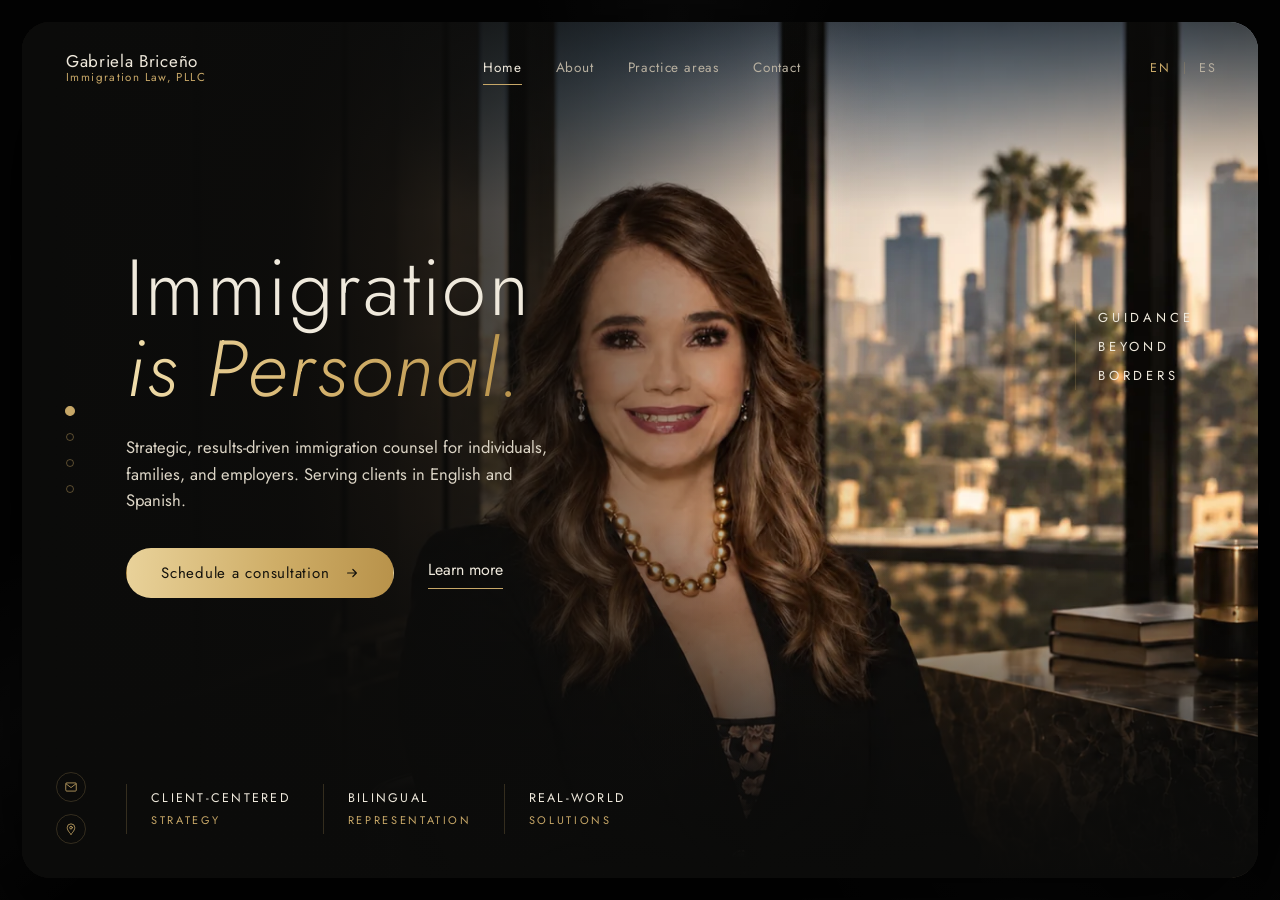
<file: coming-soon/sitegb/index.html>
<!doctype html>
<html lang="en" data-lang="en">
<head>
  <meta charset="utf-8">
  <meta name="viewport" content="width=device-width, initial-scale=1">
  <title>Gabriela Briceño Immigration Law, PLLC</title>
  <meta name="description" content="Bilingual U.S. immigration attorney in Weston, Florida. Employment-based immigration, EB-2 National Interest Waiver, and family-based petitions. English &amp; Spanish.">
  <meta name="theme-color" content="#0f0e0b">
  <link rel="preconnect" href="https://fonts.googleapis.com">
  <link rel="preconnect" href="https://fonts.gstatic.com" crossorigin>
  <link href="https://fonts.googleapis.com/css2?family=Jost:wght@300;400;500&display=swap" rel="stylesheet">
  <link rel="stylesheet" href="styles.css?v=48">
</head>
<body>

  <!-- Atmosphere behind the frame -->
  <div class="backdrop" aria-hidden="true"></div>

  <div class="frame" id="frame">

    <header class="top">
      <a class="brand" href="#home">
        <span class="brand-name">Gabriela Briceño</span>
        <span class="brand-sub">Immigration Law, PLLC</span>
      </a>

      <button class="menu-btn" type="button" aria-expanded="false" aria-controls="nav">
        <span lang="en">Menu</span><span lang="es">Menú</span>
      </button>

      <nav class="nav" id="nav" aria-label="Main">
        <a href="#home" class="is-active"><span lang="en">Home</span><span lang="es">Inicio</span></a>
        <a href="#about"><span lang="en">About</span><span lang="es">Sobre mí</span></a>
        <a href="#practice"><span lang="en">Practice areas</span><span lang="es">Áreas de práctica</span></a>
        <a href="#contact"><span lang="en">Contact</span><span lang="es">Contacto</span></a>
      </nav>

      <div class="top-right">
        <div class="lang" role="group" aria-label="Language">
          <button type="button" data-set-lang="en" aria-pressed="true">EN</button>
          <span class="lang-sep" aria-hidden="true"></span>
          <button type="button" data-set-lang="es" aria-pressed="false">ES</button>
        </div>
      </div>
    </header>

    <nav class="rail" aria-label="Sections">
      <a href="#home" class="is-active"><span lang="en">Home</span><span lang="es">Inicio</span></a>
      <a href="#about"><span lang="en">About</span><span lang="es">Sobre mí</span></a>
      <a href="#practice"><span lang="en">Practice areas</span><span lang="es">Áreas de práctica</span></a>
      <a href="#contact"><span lang="en">Contact</span><span lang="es">Contacto</span></a>
    </nav>

    <div class="quick">
      <a href="mailto:gabriela@gbimmigrationlaw.com" title="gabriela@gbimmigrationlaw.com">
        <svg viewBox="0 0 24 24" aria-hidden="true"><path d="M3 6.5A1.5 1.5 0 0 1 4.5 5h15A1.5 1.5 0 0 1 21 6.5v11a1.5 1.5 0 0 1-1.5 1.5h-15A1.5 1.5 0 0 1 3 17.5z"/><path d="m3.6 6.6 8.4 6.4 8.4-6.4"/></svg>
        <span class="sr-only">Email</span>
      </a>
      <a href="https://maps.google.com/?q=2893+Executive+Park+Dr+Suite+202+Weston+FL+33331" target="_blank" rel="noopener" title="2893 Executive Park Dr, Suite 202, Weston, FL">
        <svg viewBox="0 0 24 24" aria-hidden="true"><path d="M12 21s6.5-6.1 6.5-11.3A6.5 6.5 0 0 0 5.5 9.7C5.5 14.9 12 21 12 21z"/><circle cx="12" cy="9.7" r="2.3"/></svg>
        <span class="sr-only">Office on the map</span>
      </a>
    </div>

    <main class="scroller" id="scroller">

      <!-- HOME -->
      <section class="panel panel-home" id="home" aria-labelledby="home-title">
        <picture class="hero-scene" aria-hidden="true">
          <source media="(max-width: 960px)" srcset="assets/hero-scene-mobile.webp?v=4" type="image/webp">
          <source media="(max-width: 960px)" srcset="assets/hero-scene-mobile.jpg?v=4">
          <source srcset="assets/hero-scene.webp?v=4" type="image/webp">
          <img src="assets/hero-scene.jpg?v=4" alt="" width="1717" height="916">
        </picture>
        <div class="hero-shade" aria-hidden="true"></div>

        <div class="home-copy">
          <h1 id="home-title" class="hero-title">
            <span lang="en">Immigration<br><em>is Personal.</em></span>
            <span lang="es">La inmigración<br><em>es personal.</em></span>
          </h1>
          <p class="lede">
            <span lang="en">Strategic, results-driven immigration counsel for individuals, families, and employers. Serving clients in English and Spanish.</span>
            <span lang="es">Asesoría migratoria estratégica y orientada a resultados para individuos, familias y empleadores. Atención en inglés y español.</span>
          </p>
          <div class="hero-actions">
            <a class="btn btn-solid" href="#contact">
              <span lang="en">Schedule a consultation</span>
              <span lang="es">Agenda una consulta</span>
              <svg class="arrow" viewBox="0 0 16 16" aria-hidden="true"><path d="M3 8h10M9 4l4 4-4 4"/></svg>
            </a>
            <a class="link-line" href="#about">
              <span lang="en">Learn more</span><span lang="es">Conoce más</span>
            </a>
          </div>
        </div>

        <ul class="pillars">
          <li>
            <strong><span lang="en">Client-centered</span><span lang="es">Centrada en el cliente</span></strong>
            <span><span lang="en">strategy</span><span lang="es">estrategia</span></span>
          </li>
          <li>
            <strong><span lang="en">Bilingual</span><span lang="es">Bilingüe</span></strong>
            <span><span lang="en">representation</span><span lang="es">representación</span></span>
          </li>
          <li>
            <strong><span lang="en">Real-world</span><span lang="es">Reales</span></strong>
            <span><span lang="en">solutions</span><span lang="es">soluciones</span></span>
          </li>
        </ul>

        <p class="hero-motto" aria-hidden="true">
          <span lang="en">Guidance<br>beyond<br>borders</span>
          <span lang="es">Orientación<br>sin<br>fronteras</span>
        </p>

      </section>

      <!-- ABOUT -->
      <section class="panel panel-about" id="about" aria-labelledby="about-title">
        <picture class="about-scene" aria-hidden="true">
          <source srcset="assets/about-flag.webp?v=2" type="image/webp">
          <img src="assets/about-flag.jpg?v=2" alt="" width="1558" height="1009" loading="lazy">
        </picture>
        <div class="about-shade" aria-hidden="true"></div>

        <p class="about-motto" aria-hidden="true">
          <span lang="en">A more just tomorrow</span>
          <span lang="es">Un mañana más justo</span>
        </p>

        <ul class="about-values" aria-hidden="true">
          <li><span lang="en">People</span><span lang="es">Personas</span></li>
          <li><span lang="en">Families</span><span lang="es">Familias</span></li>
          <li><span lang="en">Opportunities</span><span lang="es">Oportunidades</span></li>
          <li><span lang="en">A stronger tomorrow</span><span lang="es">Un mañana más fuerte</span></li>
        </ul>

        <div class="about-copy">
          <h2 id="about-title" class="heading">
            <span lang="en">About</span><span lang="es">Sobre mí</span>
          </h2>

          <div class="prose">
            <p>
              <span lang="en">Dually licensed attorney (Venezuela and New York) with extensive legal experience across both jurisdictions, handling complex cases and diverse legal matters. I represent individuals and employers in U.S. federal immigration matters.</span>
              <span lang="es">Abogada con doble licencia (Venezuela y Nueva York), con amplia experiencia legal en ambas jurisdicciones, manejando casos complejos y asuntos legales diversos. Represento a individuos y empleadores en asuntos de derecho federal de inmigración de los Estados Unidos.</span>
            </p>
            <p>
              <span lang="en">I hold an LL.M. from Florida International University College of Law and an MBA in Human Resource Management.</span>
              <span lang="es">Tengo un LL.M. de Florida International University College of Law y un MBA en Human Resource Management.</span>
            </p>
            <p class="note">
              <span lang="en">Admitted to practice in New York. Not admitted in Florida. My practice is limited to U.S. federal immigration law, from an office in Weston, Florida.</span>
              <span lang="es">Admitida para ejercer en el Estado de Nueva York. No admitida en Florida. Mi práctica está limitada al derecho federal de inmigración de los Estados Unidos, desde una oficina en Weston, Florida.</span>
            </p>
            <p>
              <span lang="en">Services in English and Spanish.</span>
              <span lang="es">Servicios en inglés y español.</span>
            </p>
          </div>

          <a class="btn" href="#contact">
            <span lang="en">Schedule a consultation</span>
            <span lang="es">Agenda una consulta</span>
          </a>
        </div>

      </section>

      <!-- PRACTICE AREAS -->
      <section class="panel panel-practice" id="practice" aria-labelledby="practice-title">
        <div class="practice-head">
          <div>
            <h2 id="practice-title" class="heading">
              <span lang="en">Practice areas</span><span lang="es">Áreas de práctica</span>
            </h2>
            <p class="lede">
              <span lang="en">Gabriela Briceño Immigration Law, PLLC represents individuals, families, and employers in the following areas of federal immigration law.</span>
              <span lang="es">Gabriela Briceño Immigration Law, PLLC representa a individuos, familias y empleadores en las siguientes áreas del derecho federal de inmigración.</span>
            </p>
          </div>
        </div>

        <div class="deck" data-deck>
          <ul class="areas">
            <li class="area is-center" data-index="0">
              <button class="area-hit" type="button" tabindex="-1" aria-label="Show this practice area"></button>
              <picture class="area-media">
                <source srcset="assets/area-employment.webp?v=2" type="image/webp">
                <img src="assets/area-employment.jpg?v=2" alt="" width="900" height="1080" loading="lazy">
              </picture>
              <span class="area-count" aria-hidden="true">1 / 3</span>
              <div class="area-body">
                <h3><span lang="en">Business &amp; employment-based immigration</span><span lang="es">Inmigración basada en empleo</span></h3>
                <p>
                  <span lang="en">Guidance for employers and employees through employment-based immigration, including PERM labor certification, from prevailing wage determination through the I-140 petition.</span>
                  <span lang="es">Asesoría para empleadores y empleados en procesos de inmigración basados en empleo, incluyendo certificación laboral PERM, desde la determinación del salario prevaleciente hasta la petición I-140.</span>
                </p>
                <ul class="tags" aria-label="Includes">
                  <li>PERM</li>
                  <li><span lang="en">Prevailing wage</span><span lang="es">Salario prevaleciente</span></li>
                  <li>I-140</li>
                </ul>
              </div>
            </li>
            <li class="area is-right" data-index="1">
              <button class="area-hit" type="button" tabindex="-1" aria-label="Show this practice area"></button>
              <picture class="area-media">
                <source srcset="assets/area-niw.webp?v=2" type="image/webp">
                <img src="assets/area-niw.jpg?v=2" alt="" width="900" height="1080" loading="lazy">
              </picture>
              <span class="area-count" aria-hidden="true">2 / 3</span>
              <div class="area-body">
                <h3><span lang="en">EB-2 National Interest Waiver petitions</span><span lang="es">Peticiones EB-2 de exención por interés nacional</span></h3>
                <p>
                  <span lang="en">Representation for professionals and researchers seeking a waiver of the labor certification requirement under the EB-2 category, based on qualifications that serve the national interest of the United States.</span>
                  <span lang="es">Representación para profesionales e investigadores que buscan una exención (waiver) del requisito de certificación laboral bajo la categoría EB-2, con base en cualificaciones que benefician el interés nacional de Estados Unidos.</span>
                </p>
                <ul class="tags" aria-label="Includes">
                  <li>EB-2</li>
                  <li>NIW</li>
                  <li><span lang="en">Professionals &amp; researchers</span><span lang="es">Profesionales e investigadores</span></li>
                </ul>
              </div>
            </li>
            <li class="area is-left" data-index="2">
              <button class="area-hit" type="button" tabindex="-1" aria-label="Show this practice area"></button>
              <picture class="area-media">
                <source srcset="assets/area-family.webp?v=2" type="image/webp">
                <img src="assets/area-family.jpg?v=2" alt="" width="900" height="1080" loading="lazy">
              </picture>
              <span class="area-count" aria-hidden="true">3 / 3</span>
              <div class="area-body">
                <h3><span lang="en">Family-based petitions</span><span lang="es">Peticiones familiares</span></h3>
                <p>
                  <span lang="en">Guidance for U.S. citizens and lawful permanent residents petitioning for spouses, children, parents, and siblings, from the initial petition through adjustment of status or consular processing.</span>
                  <span lang="es">Asesoría para ciudadanos estadounidenses y residentes permanentes que peticionan a cónyuges, hijos, padres y hermanos, desde la petición inicial hasta el ajuste de estatus o el proceso consular.</span>
                </p>
                <ul class="tags" aria-label="Includes">
                  <li>I-130</li>
                  <li><span lang="en">Adjustment of status</span><span lang="es">Ajuste de estatus</span></li>
                  <li><span lang="en">Consular processing</span><span lang="es">Proceso consular</span></li>
                </ul>
              </div>
            </li>
          </ul>

          <div class="deck-controls">
            <button class="deck-arrow" type="button" data-deck-prev aria-label="Previous practice area">
              <svg viewBox="0 0 32 16" aria-hidden="true"><path d="M31 8H2M7 3.5 2 8l5 4.5"/></svg>
            </button>
            <div class="deck-dots" role="tablist" aria-label="Practice areas">
              <button type="button" role="tab" aria-selected="true" data-deck-to="0" aria-label="Business &amp; employment-based immigration"></button>
              <button type="button" role="tab" aria-selected="false" data-deck-to="1" aria-label="EB-2 National Interest Waiver petitions"></button>
              <button type="button" role="tab" aria-selected="false" data-deck-to="2" aria-label="Family-based petitions"></button>
            </div>
            <button class="deck-arrow" type="button" data-deck-next aria-label="Next practice area">
              <svg viewBox="0 0 32 16" aria-hidden="true"><path d="M1 8h29M25 3.5 30 8l-5 4.5"/></svg>
            </button>
          </div>
        </div>
      </section>

      <!-- CONTACT -->
      <section class="panel panel-contact" id="contact" aria-labelledby="contact-title">
        <div class="contact-grid">
          <div class="contact-copy">
            <h2 id="contact-title" class="contact-title">
              <span lang="en"><span class="l1">Your case</span><span class="l2">starts here</span></span>
              <span lang="es"><span class="l1">Tu caso</span><span class="l2">empieza aquí</span></span>
            </h2>
            <p class="contact-note">
              <span lang="en">To discuss your case, reach out by email or mail. We will respond as soon as possible.</span>
              <span lang="es">Para hablar sobre tu caso, escríbenos por correo electrónico o por correo postal. Responderemos lo antes posible.</span>
            </p>
          </div>

          <form class="form" action="https://api.web3forms.com/submit" method="POST" novalidate>
            <input type="hidden" name="access_key" value="b25862a0-00aa-4c45-ba84-95c771f34107">
            <input type="hidden" name="subject" value="New contact form submission — gbimmigrationlaw.com">
            <input type="checkbox" name="botcheck" class="botcheck" tabindex="-1" autocomplete="off">

            <div class="field">
              <label for="f-name"><span lang="en">Full name</span><span lang="es">Nombre completo</span></label>
              <input id="f-name" name="name" type="text" autocomplete="name" required>
            </div>
            <div class="form-row">
              <div class="field">
                <label for="f-email"><span lang="en">Email</span><span lang="es">Correo electrónico</span></label>
                <input id="f-email" name="email" type="email" autocomplete="email" required>
              </div>
              <div class="field">
                <label for="f-phone"><span lang="en">Phone</span><span lang="es">Teléfono</span></label>
                <input id="f-phone" name="phone" type="tel" autocomplete="tel">
              </div>
            </div>
            <div class="field">
              <label for="f-message"><span lang="en">Message</span><span lang="es">Mensaje</span></label>
              <textarea id="f-message" name="message" rows="2" required></textarea>
            </div>

            <div class="form-foot">
              <p class="form-status" role="status" aria-live="polite"></p>
              <button class="send" type="submit" aria-label="Send message">
                <span class="send-word"><span lang="en">Send</span><span lang="es">Enviar</span></span>
                <svg viewBox="0 0 32 16" aria-hidden="true"><path d="M1 8h29M25 3.5 30 8l-5 4.5"/></svg>
              </button>
            </div>

          </form>
        </div>

        <footer class="foot">
          <p class="foot-firm">Gabriela Briceño Immigration Law, PLLC<br>2893 Executive Park Dr, Suite 202, Weston, FL 33331</p>
          <p>
            <span lang="en">Admitted to practice in New York. Not admitted in Florida. My practice is limited to U.S. federal immigration law, from an office in Weston, Florida.</span>
            <span lang="es">Admitida para ejercer en el Estado de Nueva York. No admitida en Florida. Mi práctica está limitada al derecho federal de inmigración de los Estados Unidos, desde una oficina en Weston, Florida.</span>
          </p>
          <p>
            <span lang="en">This website does not create an attorney-client relationship. Please do not include confidential or case-specific information in any email until a relationship has been established.</span>
            <span lang="es">Este sitio web no crea una relación abogado-cliente. Por favor no incluya información confidencial o específica de su caso en ningún correo hasta que se haya establecido dicha relación.</span>
          </p>
          <p>© 2026 Gabriela Briceño Immigration Law, PLLC. <span lang="en">All rights reserved.</span><span lang="es">Todos los derechos reservados.</span></p>
        </footer>
      </section>

    </main>
  </div>

  <script src="script.js?v=3"></script>
</body>
</html>
</file>
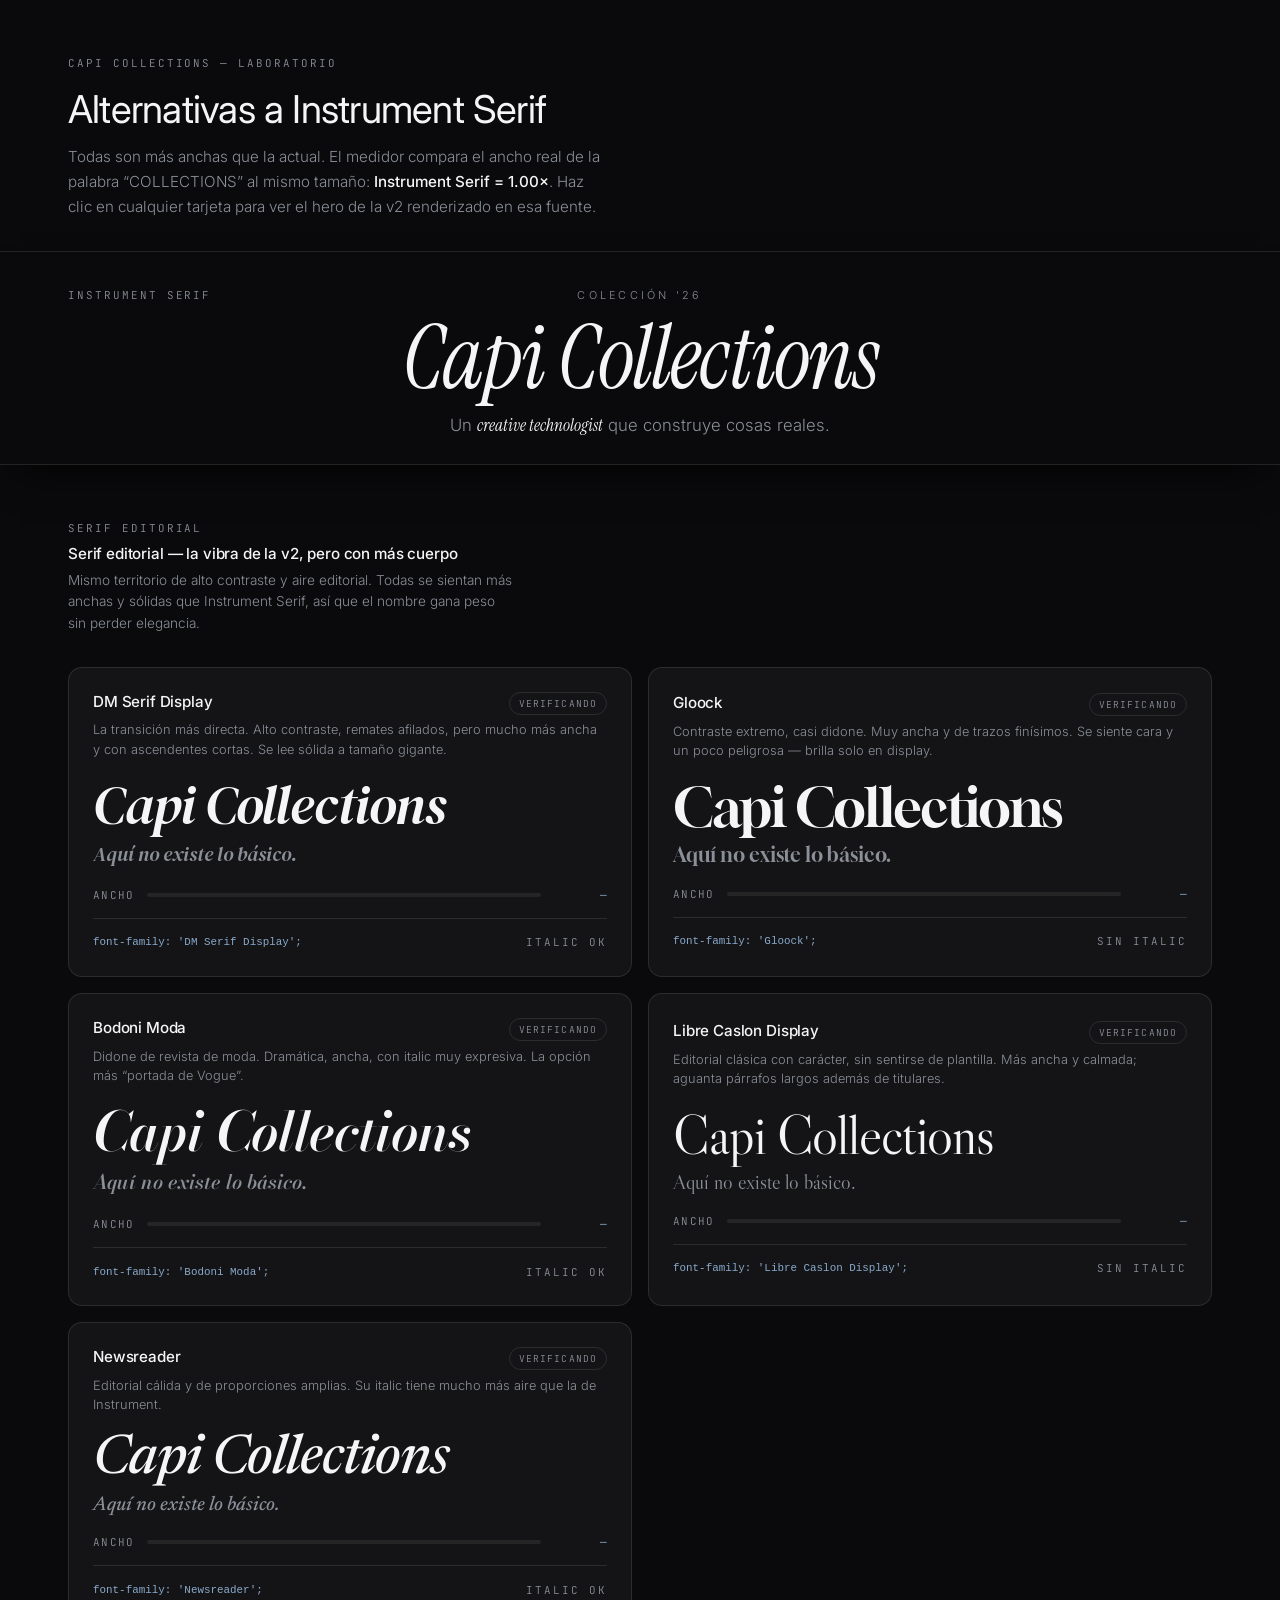
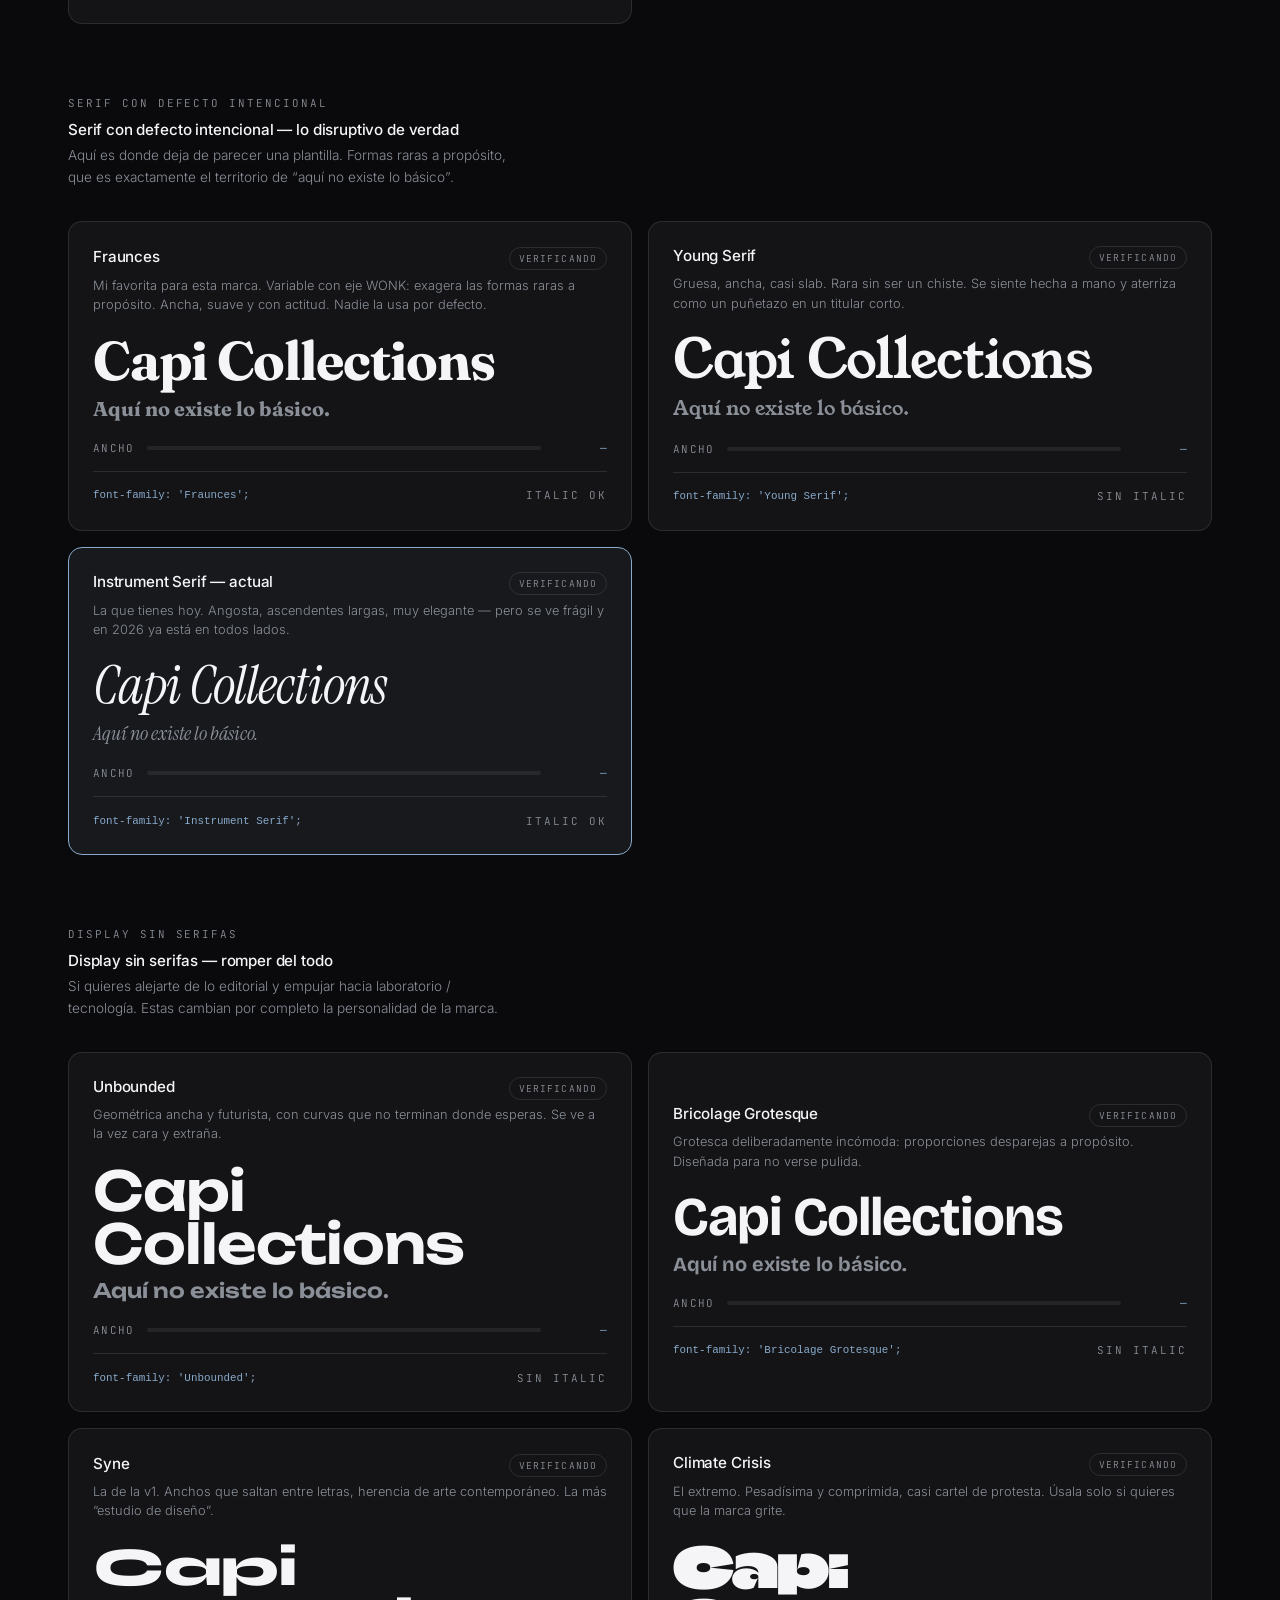
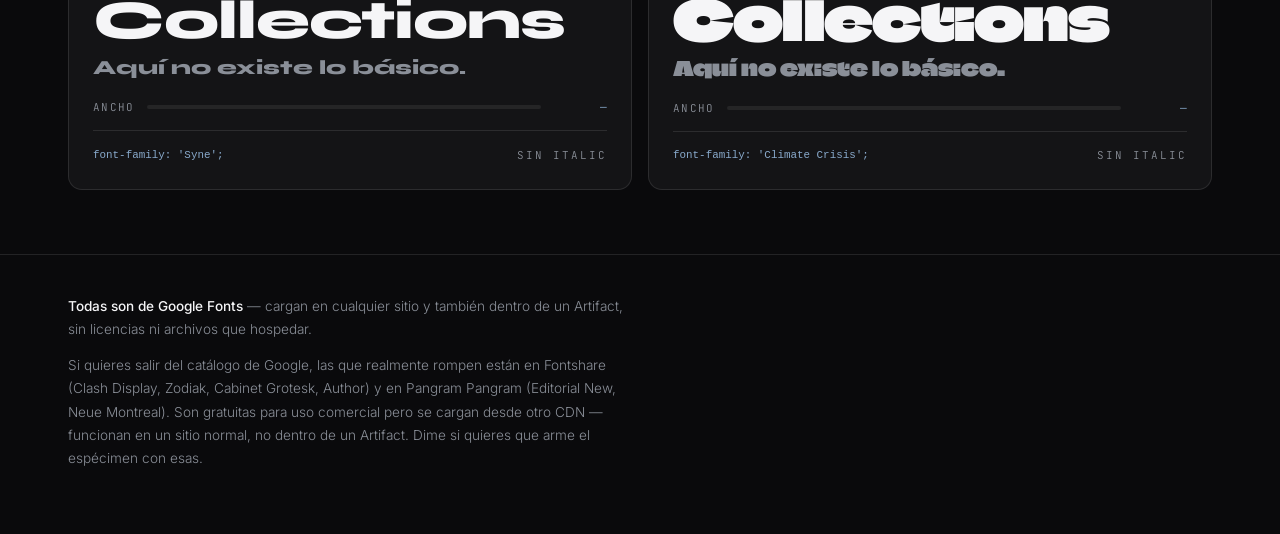
<file: fonts.html>
<!DOCTYPE html>
<html lang="es">
<head>
<meta charset="UTF-8">
<meta name="viewport" content="width=device-width, initial-scale=1.0">
<title>Capi Collections — Laboratorio de tipografía</title>
<link rel="preconnect" href="https://fonts.googleapis.com">
<link rel="preconnect" href="https://fonts.gstatic.com" crossorigin>
<link href="https://fonts.googleapis.com/css2?family=Inter:wght@300;400;500&family=Instrument+Serif:ital@0;1&family=DM+Serif+Display:ital@0;1&family=Bodoni+Moda:ital,opsz,wght@0,6..96,400..900;1,6..96,400..900&family=Gloock&family=Libre+Caslon+Display&family=Newsreader:ital,opsz,wght@0,6..72,200..800;1,6..72,200..800&family=Fraunces:ital,opsz,wght,SOFT,WONK@0,9..144,100..900,0..100,0..1;1,9..144,100..900,0..100,0..1&family=Young+Serif&family=Unbounded:wght@200..900&family=Bricolage+Grotesque:opsz,wght@12..96,200..800&family=Syne:wght@400..800&family=Climate+Crisis&family=JetBrains+Mono:wght@400;500&display=swap" rel="stylesheet">
<style>
:root{
  --bg:#0A0A0C; --surface:#141416; --line:rgba(255,255,255,.10);
  --text:#F5F5F7; --dim:#8A8F98; --volt:#4E85BF; --hi:#89AACC;
  --e:cubic-bezier(.16,1,.3,1);
}
*{margin:0;padding:0;box-sizing:border-box}
body{background:var(--bg);color:var(--text);font-family:'Inter',sans-serif;font-weight:300;
  -webkit-font-smoothing:antialiased}
::selection{background:var(--volt);color:#fff}
button{font:inherit;color:inherit;background:none;border:none;cursor:pointer;text-align:left}
:focus-visible{outline:2px solid var(--hi);outline-offset:3px}
.mono{font-family:'JetBrains Mono',monospace;font-size:.68rem;letter-spacing:.18em;
  text-transform:uppercase;color:var(--dim)}
.wrap{max-width:1240px;margin:0 auto;padding:0 1.5rem}
@media(min-width:900px){.wrap{padding:0 3rem}}

/* ---------- encabezado ---------- */
header.top{padding:3.5rem 0 2rem;border-bottom:1px solid var(--line)}
header.top h1{font-size:clamp(1.6rem,3.4vw,2.4rem);font-weight:400;letter-spacing:-.02em;
  margin:1rem 0 .75rem}
header.top p{color:var(--dim);max-width:60ch;line-height:1.65;font-size:.95rem}

/* ---------- hero en vivo ---------- */
.stage{position:sticky;top:0;z-index:20;background:var(--bg);
  border-bottom:1px solid var(--line);box-shadow:0 20px 40px -20px #000}
.stage-in{padding:2.25rem 0 1.75rem;text-align:center;position:relative}
.stage .eyebrow{font-size:.68rem;color:var(--dim);letter-spacing:.3em;text-transform:uppercase;
  margin-bottom:1rem}
#stageName{
  font-size:clamp(2.4rem,7.5vw,5.5rem);line-height:.92;letter-spacing:-.02em;
  transition:opacity .25s;
}
#stageRole{color:var(--dim);margin-top:.9rem;font-size:clamp(.85rem,1.6vw,1.05rem)}
#stageRole em{color:var(--text);font-style:italic}
.stage-meta{position:absolute;left:1.5rem;top:2.25rem}
@media(min-width:900px){.stage-meta{left:3rem}}
@media(max-width:700px){.stage-meta{display:none}}

/* ---------- grilla ---------- */
.group{padding:3.5rem 0 1rem}
.group h2{font-size:.95rem;font-weight:500;letter-spacing:-.01em;margin:.6rem 0 .4rem}
.group p.gd{color:var(--dim);font-size:.85rem;max-width:56ch;line-height:1.6;margin-bottom:2rem}

.cards{display:grid;grid-template-columns:1fr;gap:1rem}
@media(min-width:820px){.cards{grid-template-columns:1fr 1fr}}

.card{
  position:relative;border:1px solid var(--line);border-radius:14px;background:var(--surface);
  padding:1.5rem;transition:border-color .35s var(--e),background-color .35s var(--e),
  transform .35s var(--e);width:100%;
}
.card:hover{border-color:rgba(137,170,204,.45);transform:translateY(-2px)}
.card.on{border-color:var(--hi);background:#17191D}
.card-hd{display:flex;justify-content:space-between;align-items:baseline;gap:1rem;margin-bottom:.35rem}
.card-hd .nm{font-size:.95rem;font-weight:500;letter-spacing:-.01em}
.card .desc{color:var(--dim);font-size:.8rem;line-height:1.5;margin-bottom:1.25rem}

.sample{font-size:clamp(2rem,5.6vw,3.4rem);line-height:.98;letter-spacing:-.02em;
  margin-bottom:.5rem;word-break:break-word}
.sample-2{font-size:clamp(.95rem,2vw,1.25rem);color:var(--dim);margin-bottom:1.25rem}

/* medidor de ancho */
.width{display:flex;align-items:center;gap:.75rem;margin-bottom:1rem}
.width .bar{flex:1;height:4px;background:rgba(255,255,255,.07);border-radius:2px;overflow:hidden}
.width .bar i{display:block;height:100%;background:linear-gradient(90deg,var(--hi),var(--volt));
  width:0;transition:width .8s var(--e)}
.width .val{font-family:'JetBrains Mono',monospace;font-size:.7rem;color:var(--hi);
  min-width:3.4rem;text-align:right}

.css{font-family:'JetBrains Mono',monospace;font-size:.68rem;color:var(--dim);
  border-top:1px solid var(--line);padding-top:.9rem;line-height:1.7;
  display:flex;justify-content:space-between;align-items:center;gap:1rem}
.css code{color:var(--hi);word-break:break-all}
.badge{font-family:'JetBrains Mono',monospace;font-size:.6rem;letter-spacing:.12em;
  text-transform:uppercase;border:1px solid var(--line);border-radius:99px;padding:.25rem .55rem;
  color:var(--dim);white-space:nowrap}
.badge.ok{color:#4ADE80;border-color:rgba(74,222,128,.35)}
.badge.no{color:#F87171;border-color:rgba(248,113,113,.35)}

footer{border-top:1px solid var(--line);margin-top:3rem;padding:2.5rem 0 4rem}
footer p{color:var(--dim);font-size:.85rem;line-height:1.7;max-width:70ch}
footer p+p{margin-top:.85rem}
</style>
</head>
<body>

<header class="top">
  <div class="wrap">
    <div class="mono">Capi Collections — Laboratorio</div>
    <h1>Alternativas a Instrument Serif</h1>
    <p>Todas son más anchas que la actual. El medidor compara el ancho real de la palabra
       “COLLECTIONS” al mismo tamaño: <strong style="font-weight:500;color:var(--text)">Instrument Serif = 1.00×</strong>.
       Haz clic en cualquier tarjeta para ver el hero de la v2 renderizado en esa fuente.</p>
  </div>
</header>

<!-- hero en vivo -->
<div class="stage">
  <div class="wrap stage-in">
    <div class="stage-meta mono" id="stageLabel">Instrument Serif</div>
    <div class="eyebrow">Colección '26</div>
    <div id="stageName">Capi Collections</div>
    <div id="stageRole">Un <em>creative technologist</em> que construye cosas reales.</div>
  </div>
</div>

<main class="wrap" id="main"></main>

<footer>
  <div class="wrap">
    <p><strong style="font-weight:500;color:var(--text)">Todas son de Google Fonts</strong> — cargan
       en cualquier sitio y también dentro de un Artifact, sin licencias ni archivos que hospedar.</p>
    <p>Si quieres salir del catálogo de Google, las que realmente rompen están en Fontshare
       (Clash Display, Zodiak, Cabinet Grotesk, Author) y en Pangram Pangram (Editorial New,
       Neue Montreal). Son gratuitas para uso comercial pero se cargan desde otro CDN — funcionan
       en un sitio normal, no dentro de un Artifact. Dime si quieres que arme el espécimen con esas.</p>
  </div>
</footer>

<script>
(() => {
"use strict";

const FONTS=[
  {g:"Serif editorial — la vibra de la v2, pero con más cuerpo",
   gd:"Mismo territorio de alto contraste y aire editorial. Todas se sientan más anchas y sólidas que Instrument Serif, así que el nombre gana peso sin perder elegancia.",
   items:[
    {n:"DM Serif Display", f:"'DM Serif Display'", it:1,
     d:"La transición más directa. Alto contraste, remates afilados, pero mucho más ancha y con ascendentes cortas. Se lee sólida a tamaño gigante."},
    {n:"Gloock", f:"'Gloock'", it:0,
     d:"Contraste extremo, casi didone. Muy ancha y de trazos finísimos. Se siente cara y un poco peligrosa — brilla solo en display."},
    {n:"Bodoni Moda", f:"'Bodoni Moda'", it:1, w:"600",
     d:"Didone de revista de moda. Dramática, ancha, con italic muy expresiva. La opción más “portada de Vogue”."},
    {n:"Libre Caslon Display", f:"'Libre Caslon Display'", it:0,
     d:"Editorial clásica con carácter, sin sentirse de plantilla. Más ancha y calmada; aguanta párrafos largos además de titulares."},
    {n:"Newsreader", f:"'Newsreader'", it:1, w:"500",
     d:"Editorial cálida y de proporciones amplias. Su italic tiene mucho más aire que la de Instrument."}
   ]},

  {g:"Serif con defecto intencional — lo disruptivo de verdad",
   gd:"Aquí es donde deja de parecer una plantilla. Formas raras a propósito, que es exactamente el territorio de “aquí no existe lo básico”.",
   items:[
    {n:"Fraunces", f:"'Fraunces'", it:1, w:"700", vs:'"SOFT" 60, "WONK" 1',
     d:"Mi favorita para esta marca. Variable con eje WONK: exagera las formas raras a propósito. Ancha, suave y con actitud. Nadie la usa por defecto."},
    {n:"Young Serif", f:"'Young Serif'", it:0,
     d:"Gruesa, ancha, casi slab. Rara sin ser un chiste. Se siente hecha a mano y aterriza como un puñetazo en un titular corto."},
    {n:"Instrument Serif", f:"'Instrument Serif'", it:1, ref:1,
     d:"La que tienes hoy. Angosta, ascendentes largas, muy elegante — pero se ve frágil y en 2026 ya está en todos lados."}
   ]},

  {g:"Display sin serifas — romper del todo",
   gd:"Si quieres alejarte de lo editorial y empujar hacia laboratorio / tecnología. Estas cambian por completo la personalidad de la marca.",
   items:[
    {n:"Unbounded", f:"'Unbounded'", it:0, w:"600",
     d:"Geométrica ancha y futurista, con curvas que no terminan donde esperas. Se ve a la vez cara y extraña."},
    {n:"Bricolage Grotesque", f:"'Bricolage Grotesque'", it:0, w:"700",
     d:"Grotesca deliberadamente incómoda: proporciones desparejas a propósito. Diseñada para no verse pulida."},
    {n:"Syne", f:"'Syne'", it:0, w:"800",
     d:"La de la v1. Anchos que saltan entre letras, herencia de arte contemporáneo. La más “estudio de diseño”."},
    {n:"Climate Crisis", f:"'Climate Crisis'", it:0,
     d:"El extremo. Pesadísima y comprimida, casi cartel de protesta. Úsala solo si quieres que la marca grite."}
   ]}
];

/* ---------- medición de ancho real ---------- */
const cv=document.createElement("canvas"), ctx=cv.getContext("2d");
function widthOf(family, weight, size=100){
  ctx.font=`${weight||400} ${size}px ${family}`;
  return ctx.measureText("COLLECTIONS").width;
}

/* ---------- construcción ---------- */
const main=document.getElementById("main");
const stageName=document.getElementById("stageName"),
      stageRole=document.getElementById("stageRole"),
      stageLabel=document.getElementById("stageLabel");

FONTS.forEach(group=>{
  const sec=document.createElement("section");
  sec.className="group";
  sec.innerHTML=`<div class="mono">${group.g.split("—")[0].trim()}</div>
    <h2>${group.g}</h2><p class="gd">${group.gd}</p>
    <div class="cards"></div>`;
  const grid=sec.querySelector(".cards");

  group.items.forEach(f=>{
    const card=document.createElement("button");
    card.className="card";
    card.dataset.family=f.f;
    card.dataset.weight=f.w||"400";
    card.dataset.italic=f.it?"1":"0";
    card.dataset.vs=f.vs||"";
    card.dataset.name=f.n;

    const style=`font-family:${f.f},serif;font-weight:${f.w||400};`+
                (f.vs?`font-variation-settings:${f.vs};`:"");
    const styleIt=style+(f.it?"font-style:italic;":"");

    card.innerHTML=`
      <div class="card-hd">
        <span class="nm">${f.n}${f.ref?" — actual":""}</span>
        <span class="badge" data-chk="${f.f}">verificando</span>
      </div>
      <p class="desc">${f.d}</p>
      <div class="sample" style="${styleIt}">Capi Collections</div>
      <div class="sample-2" style="${styleIt}">Aquí no existe lo básico.</div>
      <div class="width">
        <span class="mono" style="letter-spacing:.12em">Ancho</span>
        <span class="bar"><i></i></span>
        <span class="val">—</span>
      </div>
      <div class="css">
        <code>font-family: ${f.f};</code>
        <span class="mono">${f.it?"italic ok":"sin italic"}</span>
      </div>`;

    card.addEventListener("click",()=>{
      document.querySelectorAll(".card").forEach(c=>c.classList.remove("on"));
      card.classList.add("on");
      stageName.style.cssText=styleIt;
      stageRole.querySelector("em").style.cssText=styleIt;
      stageLabel.textContent=f.n;
    });
    grid.appendChild(card);
  });
  main.appendChild(sec);
});

/* ---------- verificar carga + medir ---------- */
async function audit(){
  const cards=[...document.querySelectorAll(".card")];

  // se fuerza la descarga: fonts.check() da falso mientras la fuente aún viaja
  await document.fonts.load("400 40px 'Instrument Serif'").catch(()=>{});
  await Promise.all(cards.map(c=>
    document.fonts.load(`${c.dataset.weight} 40px ${c.dataset.family}`).catch(()=>{})
  ));

  // referencia: el fallback puro, para detectar fuentes que no existen
  const fallback=widthOf("serif",400);
  const base=widthOf("'Instrument Serif'",400);

  cards.forEach(card=>{
    const fam=card.dataset.family, w=card.dataset.weight;
    const badge=card.querySelector(".badge");
    const wd=widthOf(fam,w);

    // si mide exactamente igual que el fallback, no se aplicó la fuente
    const loaded = document.fonts.check(`${w} 40px ${fam}`) && Math.abs(wd-fallback)>0.5;
    badge.textContent = loaded ? "cargada" : "no cargó";
    badge.classList.add(loaded?"ok":"no");

    const ratio=wd/base;
    card.querySelector(".val").textContent=ratio.toFixed(2)+"×";
    card.querySelector(".bar i").style.width=Math.min(100,(ratio/2.5)*100)+"%";
  });
}
(document.fonts?document.fonts.ready:Promise.resolve()).then(audit);

/* selección inicial: la actual, para comparar */
setTimeout(()=>{
  const cur=[...document.querySelectorAll(".card")].find(c=>c.dataset.name==="Instrument Serif");
  if(cur) cur.click();
},200);
})();
</script>
</body>
</html>
</file>
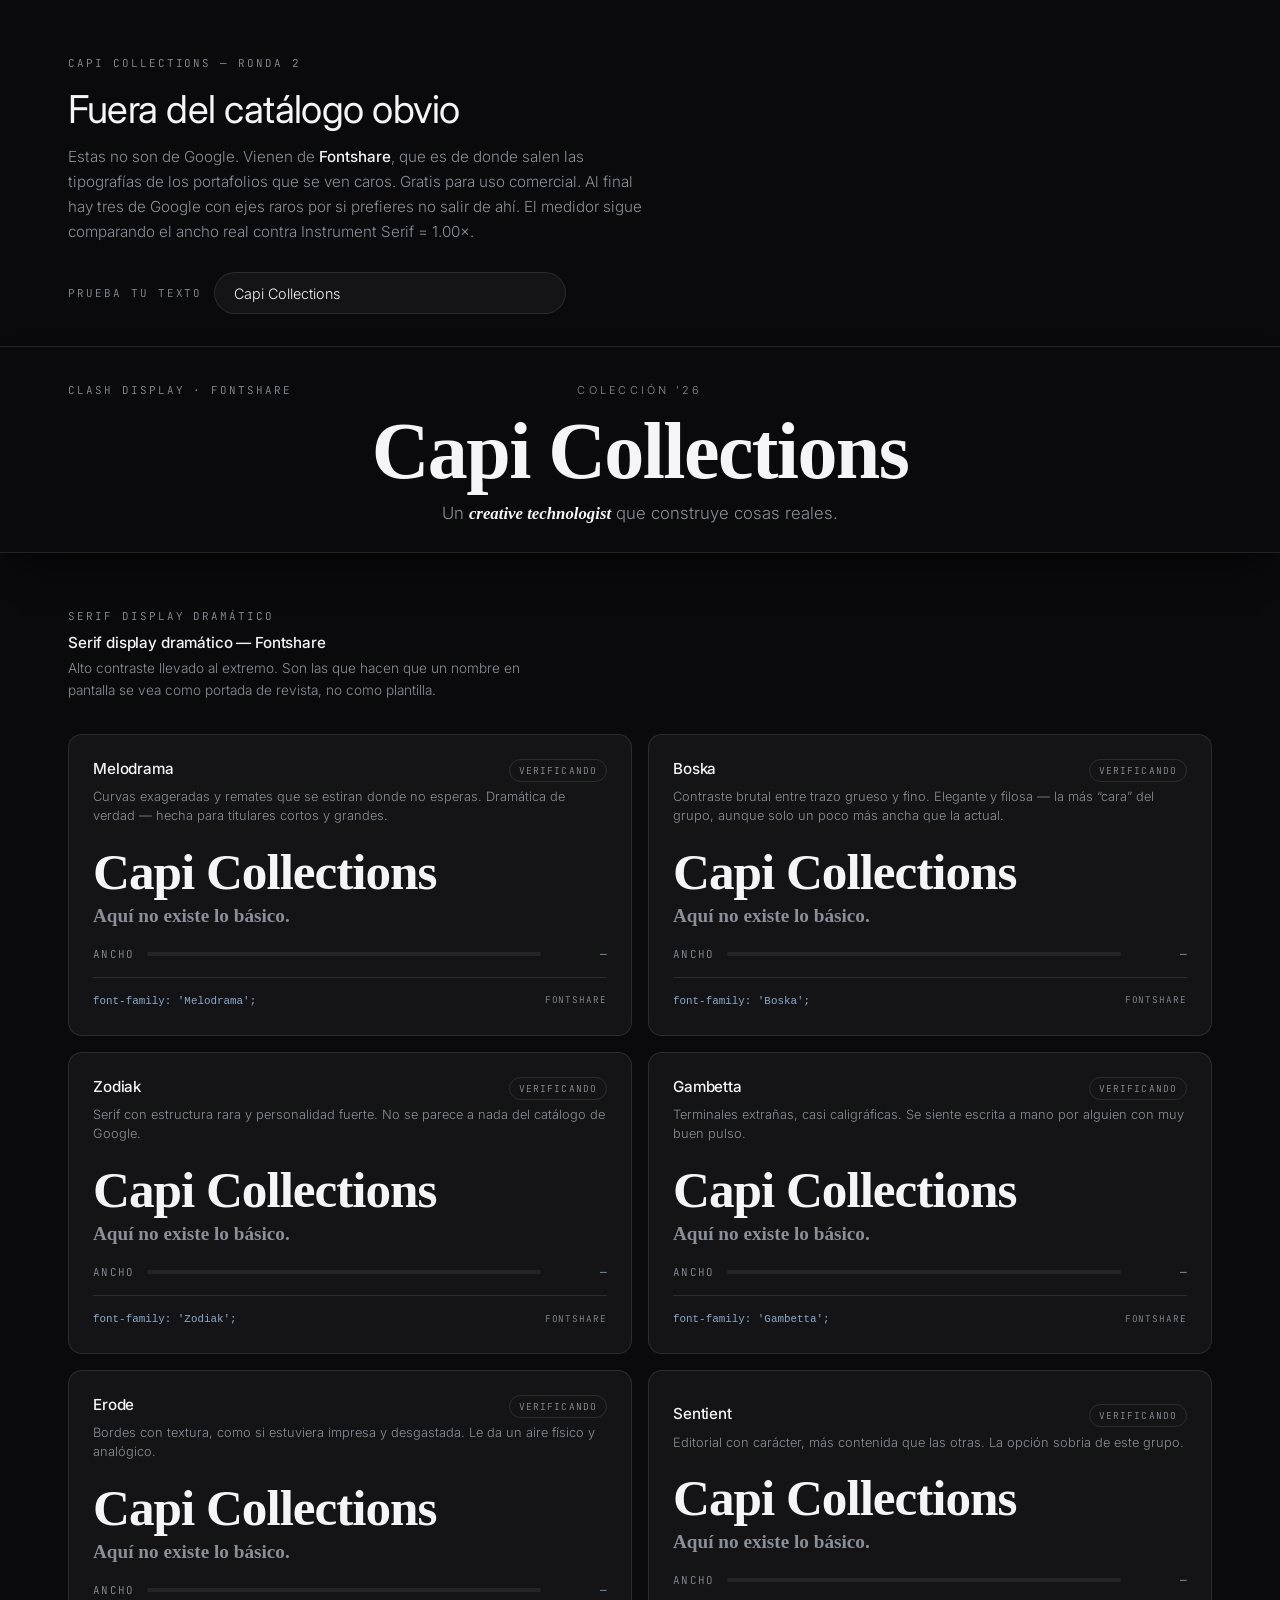
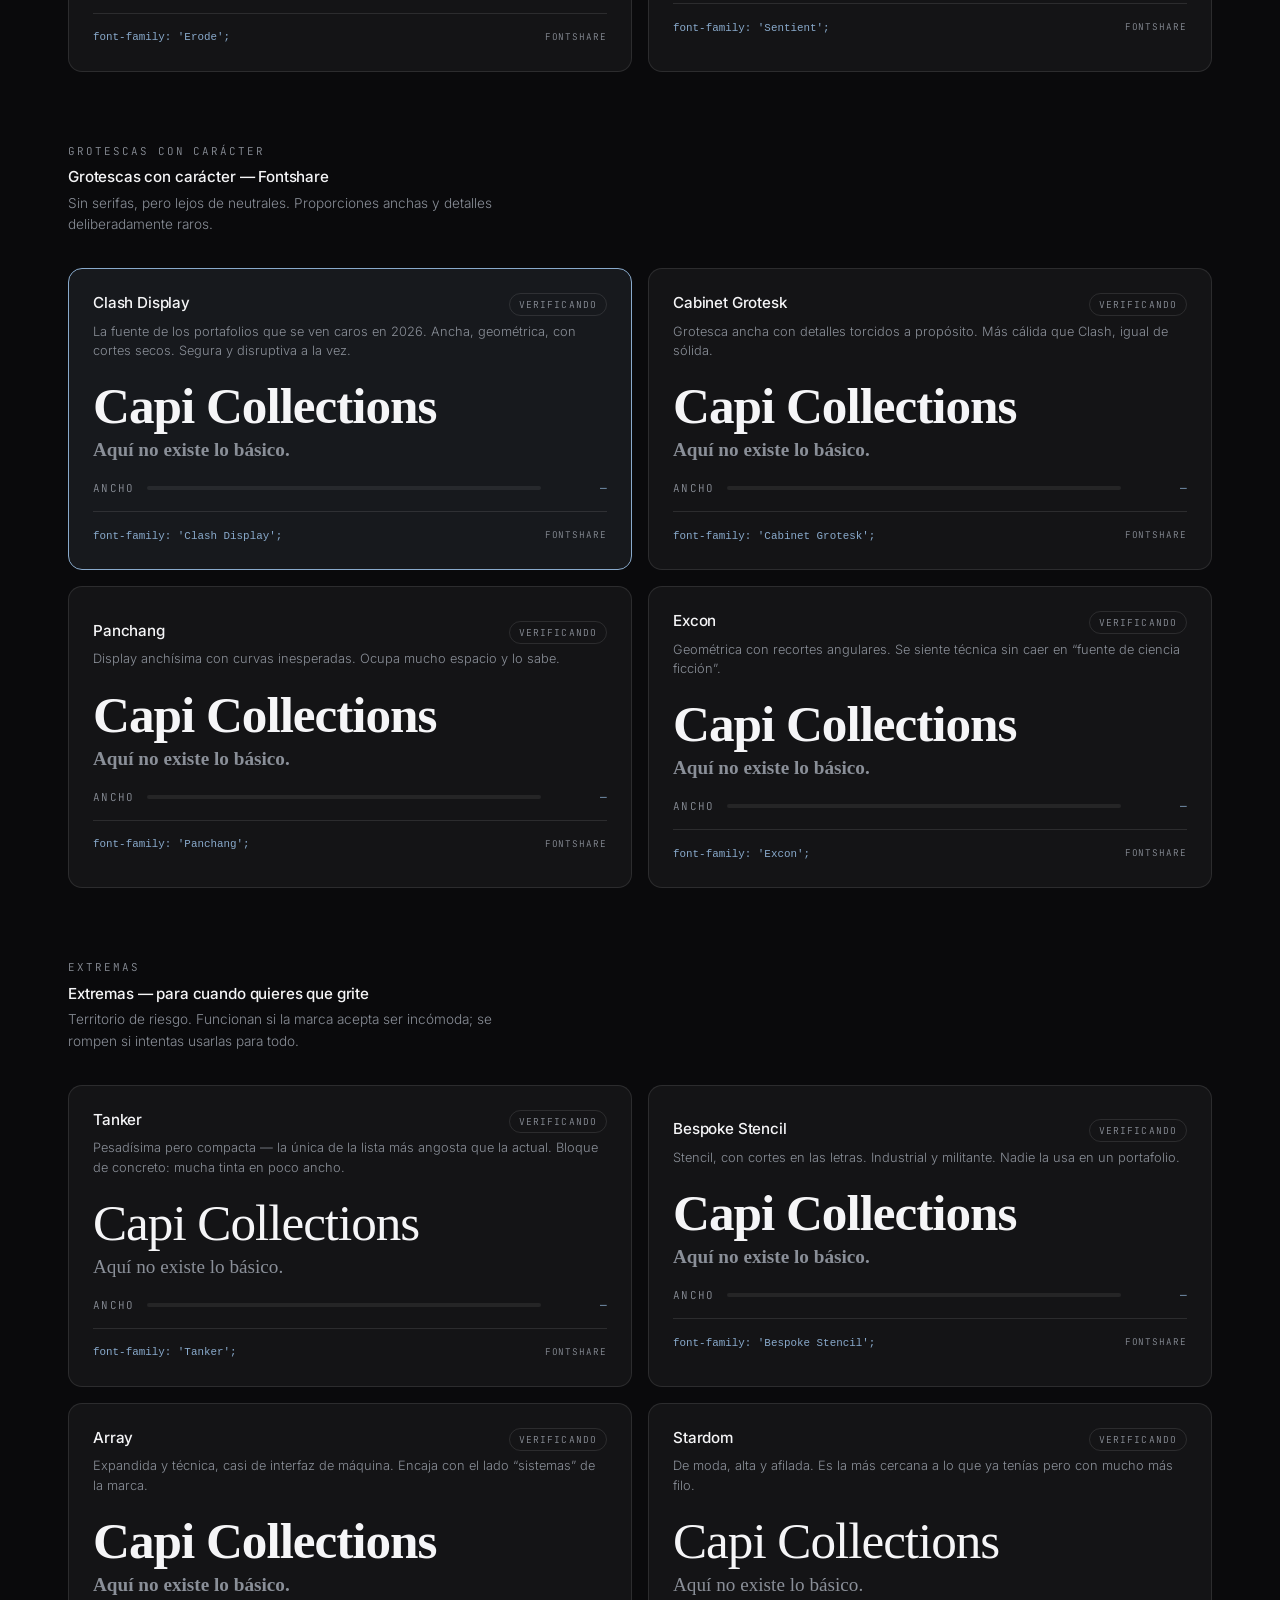
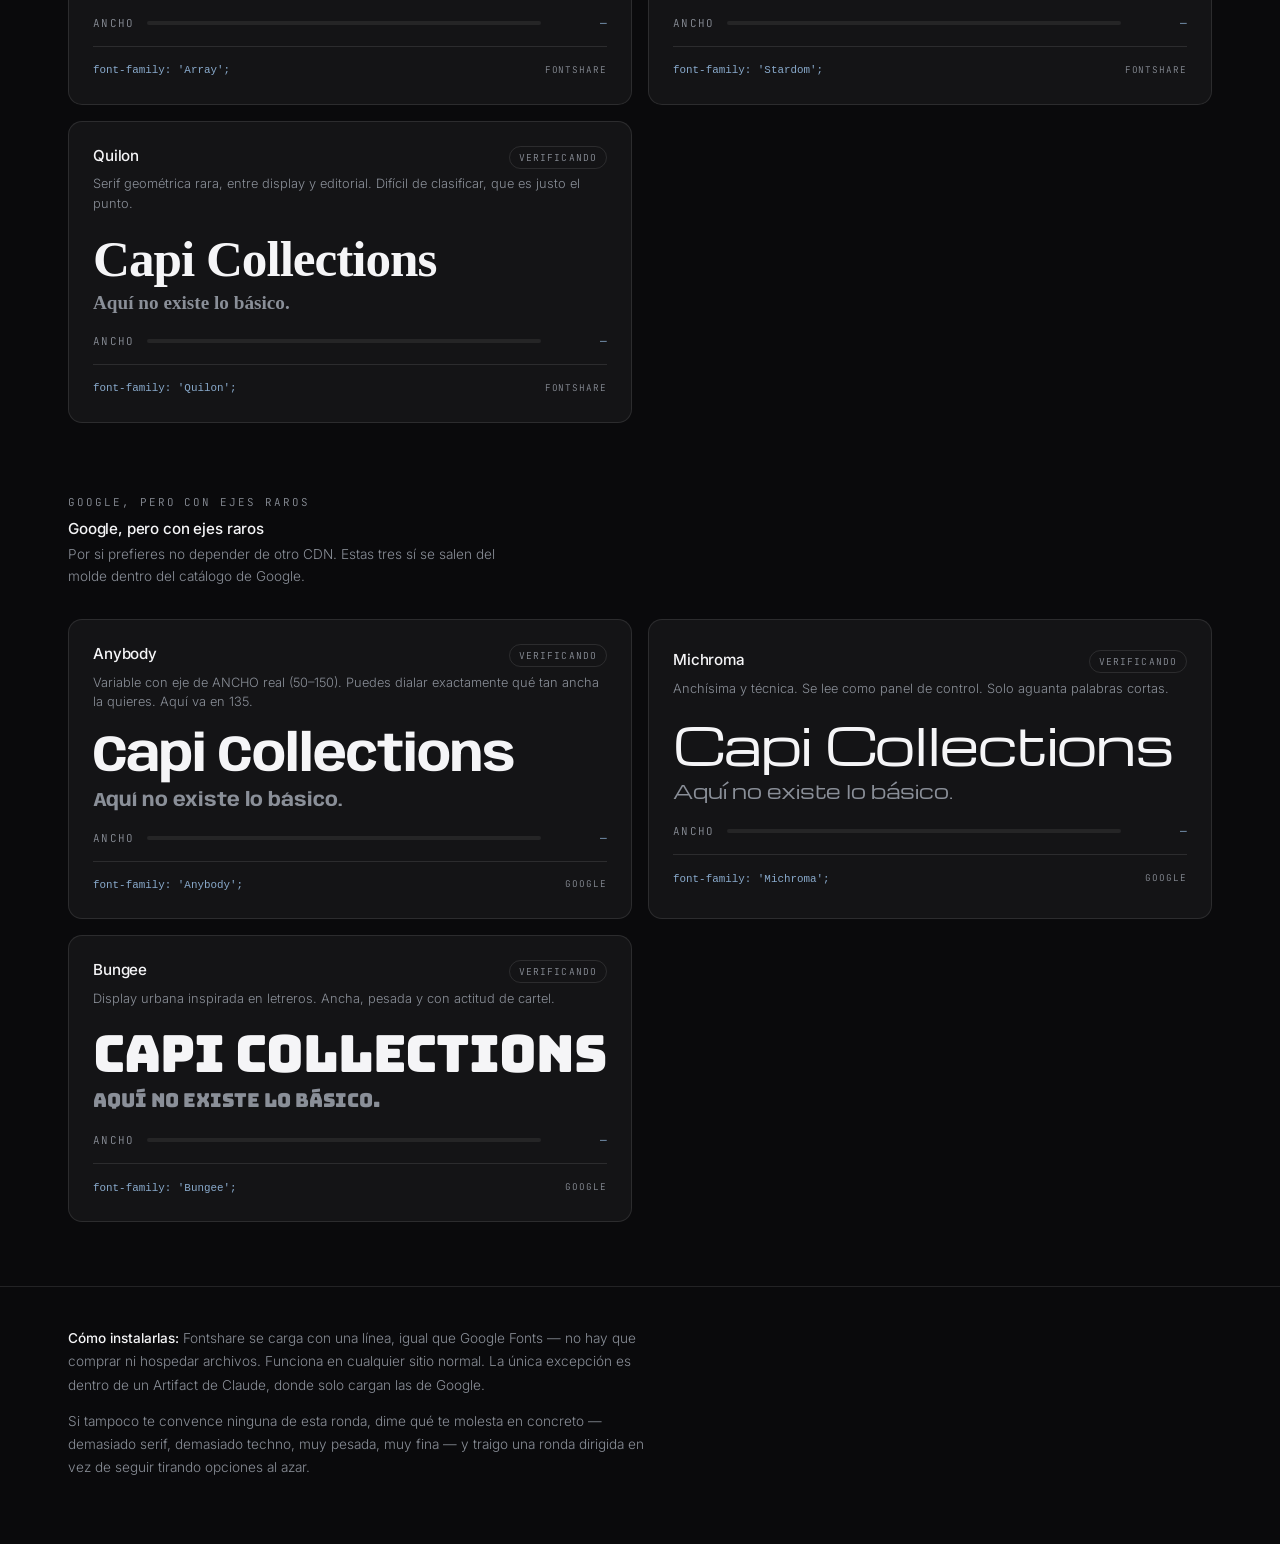
<file: fonts2.html>
<!DOCTYPE html>
<html lang="es">
<head>
<meta charset="UTF-8">
<meta name="viewport" content="width=device-width, initial-scale=1.0">
<title>Capi Collections — Tipografía · Ronda 2</title>

<!-- Fontshare (Indian Type Foundry) — gratis para uso comercial -->
<link rel="preconnect" href="https://api.fontshare.com">
<link rel="preconnect" href="https://cdn.fontshare.com" crossorigin>
<!-- una petición por familia: la API solo devuelve el primer f[] de cada URL -->
<link rel="stylesheet" href="https://api.fontshare.com/v2/css?f[]=clash-display@600&display=swap">
<link rel="stylesheet" href="https://api.fontshare.com/v2/css?f[]=melodrama@700&display=swap">
<link rel="stylesheet" href="https://api.fontshare.com/v2/css?f[]=boska@700&display=swap">
<link rel="stylesheet" href="https://api.fontshare.com/v2/css?f[]=zodiak@700&display=swap">
<link rel="stylesheet" href="https://api.fontshare.com/v2/css?f[]=cabinet-grotesk@700&display=swap">
<link rel="stylesheet" href="https://api.fontshare.com/v2/css?f[]=panchang@700&display=swap">
<link rel="stylesheet" href="https://api.fontshare.com/v2/css?f[]=tanker@400&display=swap">
<link rel="stylesheet" href="https://api.fontshare.com/v2/css?f[]=bespoke-stencil@700&display=swap">
<link rel="stylesheet" href="https://api.fontshare.com/v2/css?f[]=gambetta@700&display=swap">
<link rel="stylesheet" href="https://api.fontshare.com/v2/css?f[]=sentient@700&display=swap">
<link rel="stylesheet" href="https://api.fontshare.com/v2/css?f[]=erode@700&display=swap">
<link rel="stylesheet" href="https://api.fontshare.com/v2/css?f[]=excon@700&display=swap">
<link rel="stylesheet" href="https://api.fontshare.com/v2/css?f[]=array@700&display=swap">
<link rel="stylesheet" href="https://api.fontshare.com/v2/css?f[]=stardom@400&display=swap">
<link rel="stylesheet" href="https://api.fontshare.com/v2/css?f[]=quilon@700&display=swap">

<!-- Google -->
<link rel="preconnect" href="https://fonts.googleapis.com">
<link rel="preconnect" href="https://fonts.gstatic.com" crossorigin>
<link href="https://fonts.googleapis.com/css2?family=Inter:wght@300;400;500&family=Instrument+Serif&family=Anybody:wdth,wght@50..150,100..900&family=Michroma&family=Bungee&family=JetBrains+Mono:wght@400;500&display=swap" rel="stylesheet">

<style>
:root{
  --bg:#0A0A0C; --surface:#141416; --line:rgba(255,255,255,.10);
  --text:#F5F5F7; --dim:#8A8F98; --volt:#4E85BF; --hi:#89AACC;
  --e:cubic-bezier(.16,1,.3,1);
}
*{margin:0;padding:0;box-sizing:border-box}
body{background:var(--bg);color:var(--text);font-family:'Inter',sans-serif;font-weight:300;
  -webkit-font-smoothing:antialiased}
::selection{background:var(--volt);color:#fff}
button{font:inherit;color:inherit;background:none;border:none;cursor:pointer;text-align:left}
input{font:inherit}
:focus-visible{outline:2px solid var(--hi);outline-offset:3px}
.mono{font-family:'JetBrains Mono',monospace;font-size:.68rem;letter-spacing:.18em;
  text-transform:uppercase;color:var(--dim)}
.wrap{max-width:1240px;margin:0 auto;padding:0 1.5rem}
@media(min-width:900px){.wrap{padding:0 3rem}}

header.top{padding:3.5rem 0 2rem;border-bottom:1px solid var(--line)}
header.top h1{font-size:clamp(1.6rem,3.4vw,2.4rem);font-weight:400;letter-spacing:-.02em;
  margin:1rem 0 .75rem}
header.top p{color:var(--dim);max-width:64ch;line-height:1.65;font-size:.95rem}

/* control de texto */
.ctrl{display:flex;gap:.75rem;align-items:center;flex-wrap:wrap;margin-top:1.75rem}
.ctrl input{
  background:var(--surface);border:1px solid var(--line);border-radius:99px;
  padding:.7rem 1.15rem;color:var(--text);font-size:.9rem;min-width:min(100%,22rem);
  transition:border-color .3s;
}
.ctrl input:focus{border-color:var(--hi);outline:none}

/* hero en vivo */
.stage{position:sticky;top:0;z-index:20;background:var(--bg);
  border-bottom:1px solid var(--line);box-shadow:0 20px 40px -20px #000}
.stage-in{padding:2.25rem 0 1.75rem;text-align:center;position:relative}
.stage .eyebrow{font-size:.68rem;color:var(--dim);letter-spacing:.3em;text-transform:uppercase;
  margin-bottom:1rem}
#stageName{font-size:clamp(2.2rem,7vw,5rem);line-height:.95;letter-spacing:-.02em;
  word-break:break-word}
#stageRole{color:var(--dim);margin-top:.9rem;font-size:clamp(.85rem,1.6vw,1.05rem)}
#stageRole em{color:var(--text)}
.stage-meta{position:absolute;left:1.5rem;top:2.25rem}
@media(min-width:900px){.stage-meta{left:3rem}}
@media(max-width:760px){.stage-meta{display:none}}

.group{padding:3.5rem 0 1rem}
.group h2{font-size:.95rem;font-weight:500;letter-spacing:-.01em;margin:.6rem 0 .4rem}
.group p.gd{color:var(--dim);font-size:.85rem;max-width:58ch;line-height:1.6;margin-bottom:2rem}

.cards{display:grid;grid-template-columns:1fr;gap:1rem}
@media(min-width:820px){.cards{grid-template-columns:1fr 1fr}}

.card{position:relative;border:1px solid var(--line);border-radius:14px;background:var(--surface);
  padding:1.5rem;width:100%;
  transition:border-color .35s var(--e),background-color .35s var(--e),transform .35s var(--e)}
.card:hover{border-color:rgba(137,170,204,.45);transform:translateY(-2px)}
.card.on{border-color:var(--hi);background:#17191D}
.card-hd{display:flex;justify-content:space-between;align-items:baseline;gap:1rem;margin-bottom:.35rem}
.card-hd .nm{font-size:.95rem;font-weight:500;letter-spacing:-.01em}
.card .desc{color:var(--dim);font-size:.8rem;line-height:1.5;margin-bottom:1.25rem}
.sample{font-size:clamp(1.9rem,5.2vw,3.2rem);line-height:1;letter-spacing:-.02em;
  margin-bottom:.5rem;word-break:break-word}
.sample-2{font-size:clamp(.95rem,2vw,1.2rem);color:var(--dim);margin-bottom:1.25rem}

.width{display:flex;align-items:center;gap:.75rem;margin-bottom:1rem}
.width .bar{flex:1;height:4px;background:rgba(255,255,255,.07);border-radius:2px;overflow:hidden}
.width .bar i{display:block;height:100%;background:linear-gradient(90deg,var(--hi),var(--volt));
  width:0;transition:width .8s var(--e)}
.width .val{font-family:'JetBrains Mono',monospace;font-size:.7rem;color:var(--hi);
  min-width:3.4rem;text-align:right}

.css{font-family:'JetBrains Mono',monospace;font-size:.68rem;color:var(--dim);
  border-top:1px solid var(--line);padding-top:.9rem;line-height:1.7;
  display:flex;justify-content:space-between;align-items:center;gap:1rem;flex-wrap:wrap}
.css code{color:var(--hi);word-break:break-all}
.badge{font-family:'JetBrains Mono',monospace;font-size:.6rem;letter-spacing:.12em;
  text-transform:uppercase;border:1px solid var(--line);border-radius:99px;padding:.25rem .55rem;
  color:var(--dim);white-space:nowrap}
.badge.ok{color:#4ADE80;border-color:rgba(74,222,128,.35)}
.badge.no{color:#F87171;border-color:rgba(248,113,113,.35)}
.src{font-family:'JetBrains Mono',monospace;font-size:.58rem;letter-spacing:.1em;
  text-transform:uppercase;color:var(--dim)}

footer{border-top:1px solid var(--line);margin-top:3rem;padding:2.5rem 0 4rem}
footer p{color:var(--dim);font-size:.85rem;line-height:1.7;max-width:72ch}
footer p+p{margin-top:.85rem}
footer strong{font-weight:500;color:var(--text)}
</style>
</head>
<body>

<header class="top">
  <div class="wrap">
    <div class="mono">Capi Collections — Ronda 2</div>
    <h1>Fuera del catálogo obvio</h1>
    <p>Estas no son de Google. Vienen de <strong style="font-weight:500;color:var(--text)">Fontshare</strong>,
       que es de donde salen las tipografías de los portafolios que se ven caros. Gratis para uso
       comercial. Al final hay tres de Google con ejes raros por si prefieres no salir de ahí.
       El medidor sigue comparando el ancho real contra Instrument Serif = 1.00×.</p>
    <div class="ctrl">
      <span class="mono">Prueba tu texto</span>
      <input id="txt" value="Capi Collections" spellcheck="false" aria-label="Texto de muestra">
    </div>
  </div>
</header>

<div class="stage">
  <div class="wrap stage-in">
    <div class="stage-meta mono" id="stageLabel">—</div>
    <div class="eyebrow">Colección '26</div>
    <div id="stageName">Capi Collections</div>
    <div id="stageRole">Un <em>creative technologist</em> que construye cosas reales.</div>
  </div>
</div>

<main class="wrap" id="main"></main>

<footer>
  <div class="wrap">
    <p><strong>Cómo instalarlas:</strong> Fontshare se carga con una línea, igual que Google Fonts —
       no hay que comprar ni hospedar archivos. Funciona en cualquier sitio normal. La única
       excepción es dentro de un Artifact de Claude, donde solo cargan las de Google.</p>
    <p>Si tampoco te convence ninguna de esta ronda, dime qué te molesta en concreto —
       demasiado serif, demasiado techno, muy pesada, muy fina — y traigo una ronda dirigida
       en vez de seguir tirando opciones al azar.</p>
  </div>
</footer>

<script>
(() => {
"use strict";

const FONTS=[
  {g:"Serif display dramático — Fontshare",
   gd:"Alto contraste llevado al extremo. Son las que hacen que un nombre en pantalla se vea como portada de revista, no como plantilla.",
   items:[
    {n:"Melodrama", f:"'Melodrama'", w:"700", src:"Fontshare",
     d:"Curvas exageradas y remates que se estiran donde no esperas. Dramática de verdad — hecha para titulares cortos y grandes."},
    {n:"Boska", f:"'Boska'", w:"700", src:"Fontshare",
     d:"Contraste brutal entre trazo grueso y fino. Elegante y filosa — la más “cara” del grupo, aunque solo un poco más ancha que la actual."},
    {n:"Zodiak", f:"'Zodiak'", w:"700", src:"Fontshare",
     d:"Serif con estructura rara y personalidad fuerte. No se parece a nada del catálogo de Google."},
    {n:"Gambetta", f:"'Gambetta'", w:"700", src:"Fontshare",
     d:"Terminales extrañas, casi caligráficas. Se siente escrita a mano por alguien con muy buen pulso."},
    {n:"Erode", f:"'Erode'", w:"700", src:"Fontshare",
     d:"Bordes con textura, como si estuviera impresa y desgastada. Le da un aire físico y analógico."},
    {n:"Sentient", f:"'Sentient'", w:"700", src:"Fontshare",
     d:"Editorial con carácter, más contenida que las otras. La opción sobria de este grupo."}
   ]},

  {g:"Grotescas con carácter — Fontshare",
   gd:"Sin serifas, pero lejos de neutrales. Proporciones anchas y detalles deliberadamente raros.",
   items:[
    {n:"Clash Display", f:"'Clash Display'", w:"600", src:"Fontshare",
     d:"La fuente de los portafolios que se ven caros en 2026. Ancha, geométrica, con cortes secos. Segura y disruptiva a la vez."},
    {n:"Cabinet Grotesk", f:"'Cabinet Grotesk'", w:"700", src:"Fontshare",
     d:"Grotesca ancha con detalles torcidos a propósito. Más cálida que Clash, igual de sólida."},
    {n:"Panchang", f:"'Panchang'", w:"700", src:"Fontshare",
     d:"Display anchísima con curvas inesperadas. Ocupa mucho espacio y lo sabe."},
    {n:"Excon", f:"'Excon'", w:"700", src:"Fontshare",
     d:"Geométrica con recortes angulares. Se siente técnica sin caer en “fuente de ciencia ficción”."}
   ]},

  {g:"Extremas — para cuando quieres que grite",
   gd:"Territorio de riesgo. Funcionan si la marca acepta ser incómoda; se rompen si intentas usarlas para todo.",
   items:[
    {n:"Tanker", f:"'Tanker'", w:"400", src:"Fontshare",
     d:"Pesadísima pero compacta — la única de la lista más angosta que la actual. Bloque de concreto: mucha tinta en poco ancho."},
    {n:"Bespoke Stencil", f:"'Bespoke Stencil'", w:"700", src:"Fontshare",
     d:"Stencil, con cortes en las letras. Industrial y militante. Nadie la usa en un portafolio."},
    {n:"Array", f:"'Array'", w:"700", src:"Fontshare",
     d:"Expandida y técnica, casi de interfaz de máquina. Encaja con el lado “sistemas” de la marca."},
    {n:"Stardom", f:"'Stardom'", w:"400", src:"Fontshare",
     d:"De moda, alta y afilada. Es la más cercana a lo que ya tenías pero con mucho más filo."},
    {n:"Quilon", f:"'Quilon'", w:"700", src:"Fontshare",
     d:"Serif geométrica rara, entre display y editorial. Difícil de clasificar, que es justo el punto."}
   ]},

  {g:"Google, pero con ejes raros",
   gd:"Por si prefieres no depender de otro CDN. Estas tres sí se salen del molde dentro del catálogo de Google.",
   items:[
    {n:"Anybody", f:"'Anybody'", w:"700", vs:'"wdth" 135', src:"Google",
     d:"Variable con eje de ANCHO real (50–150). Puedes dialar exactamente qué tan ancha la quieres. Aquí va en 135."},
    {n:"Michroma", f:"'Michroma'", w:"400", src:"Google",
     d:"Anchísima y técnica. Se lee como panel de control. Solo aguanta palabras cortas."},
    {n:"Bungee", f:"'Bungee'", w:"400", src:"Google",
     d:"Display urbana inspirada en letreros. Ancha, pesada y con actitud de cartel."}
   ]}
];

const cv=document.createElement("canvas"), ctx=cv.getContext("2d");
function widthOf(family, weight, size=100){
  ctx.font=`${weight||400} ${size}px ${family}`;
  return ctx.measureText("COLLECTIONS").width;
}

const main=document.getElementById("main");
const stageName=document.getElementById("stageName"),
      stageRole=document.getElementById("stageRole"),
      stageLabel=document.getElementById("stageLabel"),
      txt=document.getElementById("txt");

FONTS.forEach(group=>{
  const sec=document.createElement("section");
  sec.className="group";
  sec.innerHTML=`<div class="mono">${group.g.split("—")[0].trim()}</div>
    <h2>${group.g}</h2><p class="gd">${group.gd}</p><div class="cards"></div>`;
  const grid=sec.querySelector(".cards");

  group.items.forEach(f=>{
    const card=document.createElement("button");
    card.className="card";
    card.dataset.family=f.f; card.dataset.weight=f.w||"400";
    card.dataset.vs=f.vs||""; card.dataset.name=f.n;

    const style=`font-family:${f.f},serif;font-weight:${f.w||400};`+
                (f.vs?`font-variation-settings:${f.vs};`:"");

    card.innerHTML=`
      <div class="card-hd">
        <span class="nm">${f.n}</span>
        <span class="badge">verificando</span>
      </div>
      <p class="desc">${f.d}</p>
      <div class="sample js-s" style="${style}">Capi Collections</div>
      <div class="sample-2" style="${style}">Aquí no existe lo básico.</div>
      <div class="width">
        <span class="mono" style="letter-spacing:.12em">Ancho</span>
        <span class="bar"><i></i></span>
        <span class="val">—</span>
      </div>
      <div class="css">
        <code>font-family: ${f.f};</code>
        <span class="src">${f.src}</span>
      </div>`;

    card.addEventListener("click",()=>{
      document.querySelectorAll(".card").forEach(c=>c.classList.remove("on"));
      card.classList.add("on");
      stageName.style.cssText=style;
      stageRole.querySelector("em").style.cssText=style;
      stageLabel.textContent=f.n+" · "+f.src;
    });
    grid.appendChild(card);
  });
  main.appendChild(sec);
});

/* texto editable en vivo */
txt.addEventListener("input",()=>{
  const v=txt.value||"Capi Collections";
  document.querySelectorAll(".js-s").forEach(s=>s.textContent=v);
  stageName.textContent=v;
});

/* verificación real de carga + medición */
async function audit(){
  const cards=[...document.querySelectorAll(".card")];
  await document.fonts.load("400 40px 'Instrument Serif'").catch(()=>{});
  await Promise.all(cards.map(c=>
    document.fonts.load(`${c.dataset.weight} 40px ${c.dataset.family}`).catch(()=>{})
  ));

  const base=widthOf("'Instrument Serif'",400);

  cards.forEach(card=>{
    const fam=card.dataset.family, w=card.dataset.weight;
    const badge=card.querySelector(".badge");
    const wd=widthOf(fam,w);
    // el fallback se mide al MISMO peso: en 700 el serif sintético es más ancho
    // y comparar contra el de 400 daba falsos positivos
    const loaded=document.fonts.check(`${w} 40px ${fam}`) &&
                 Math.abs(wd-widthOf("serif",w))>0.5;
    badge.textContent=loaded?"cargada":"no cargó";
    badge.classList.add(loaded?"ok":"no");
    const ratio=wd/base;
    card.querySelector(".val").textContent=ratio.toFixed(2)+"×";
    card.querySelector(".bar i").style.width=Math.min(100,(ratio/2.5)*100)+"%";
  });
}
(document.fonts?document.fonts.ready:Promise.resolve()).then(audit);

setTimeout(()=>{
  const first=[...document.querySelectorAll(".card")].find(c=>c.dataset.name==="Clash Display");
  if(first) first.click();
},250);
})();
</script>
</body>
</html>
</file>
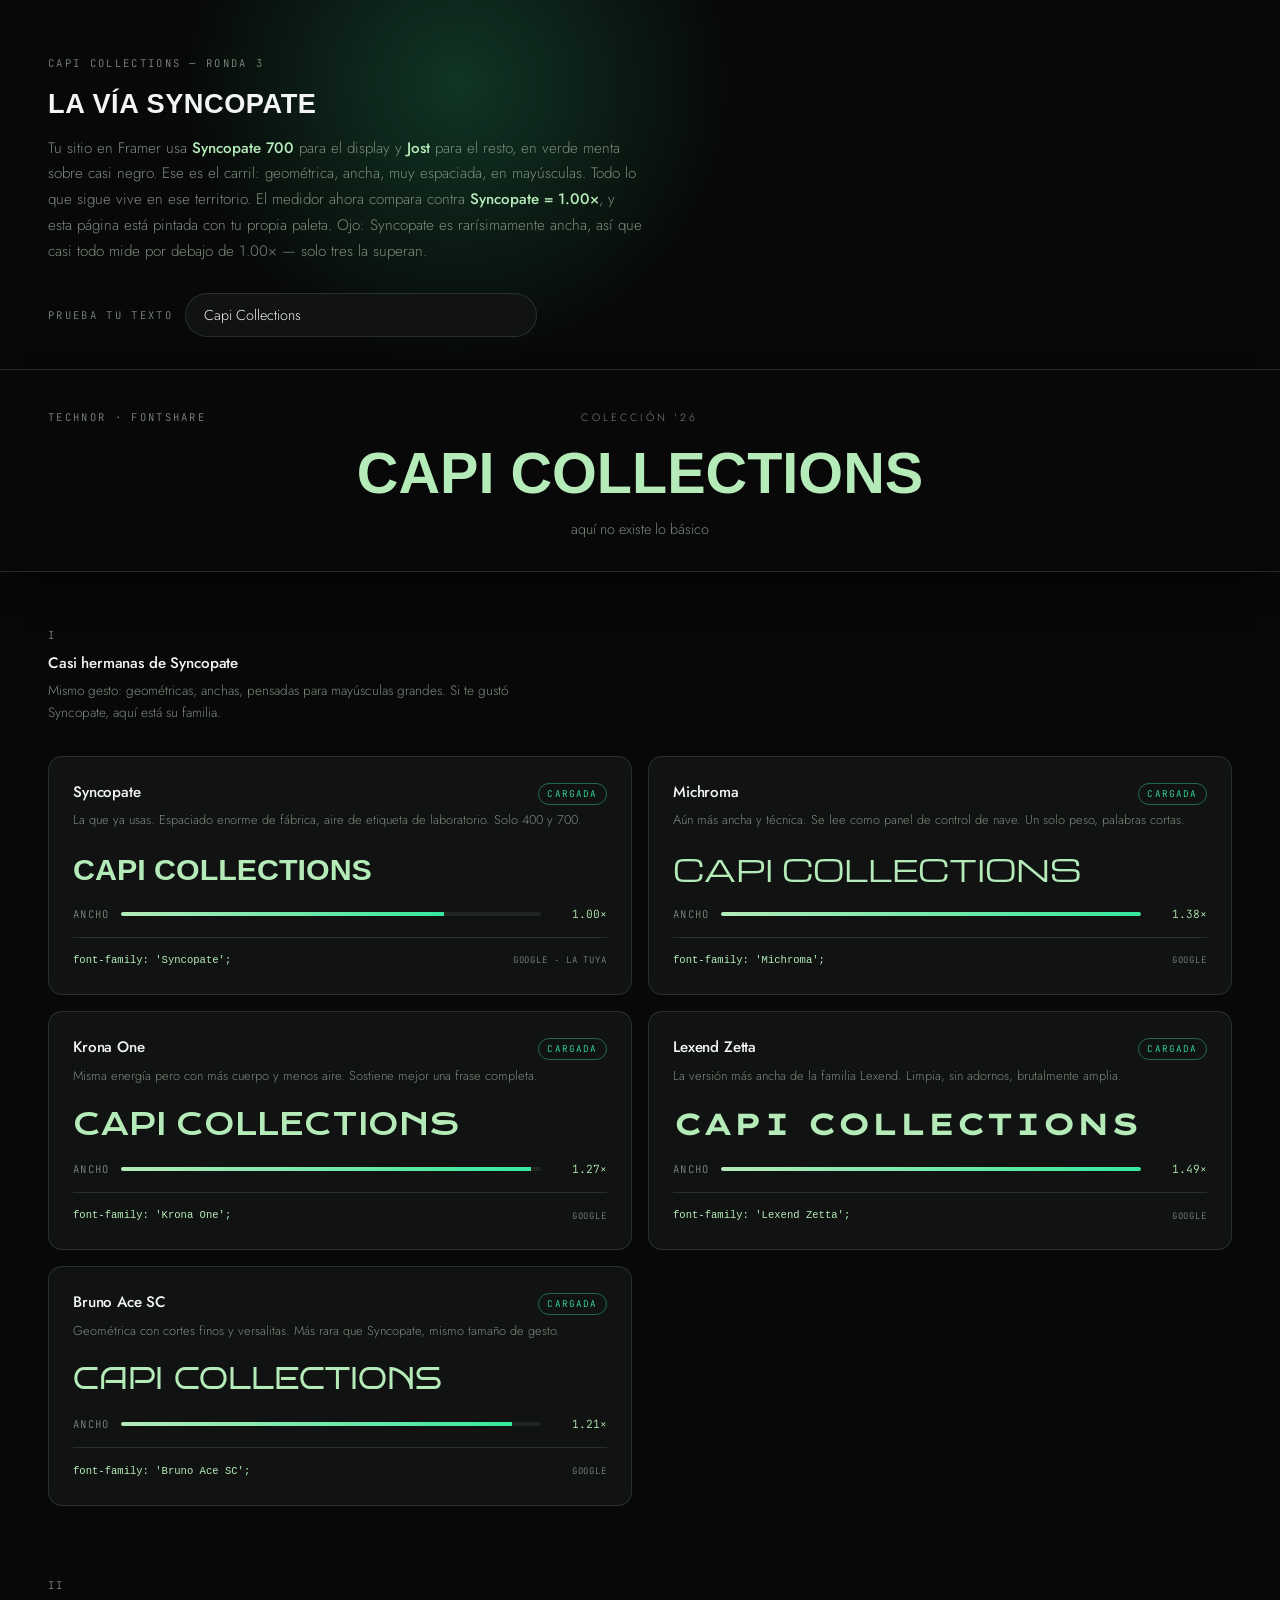
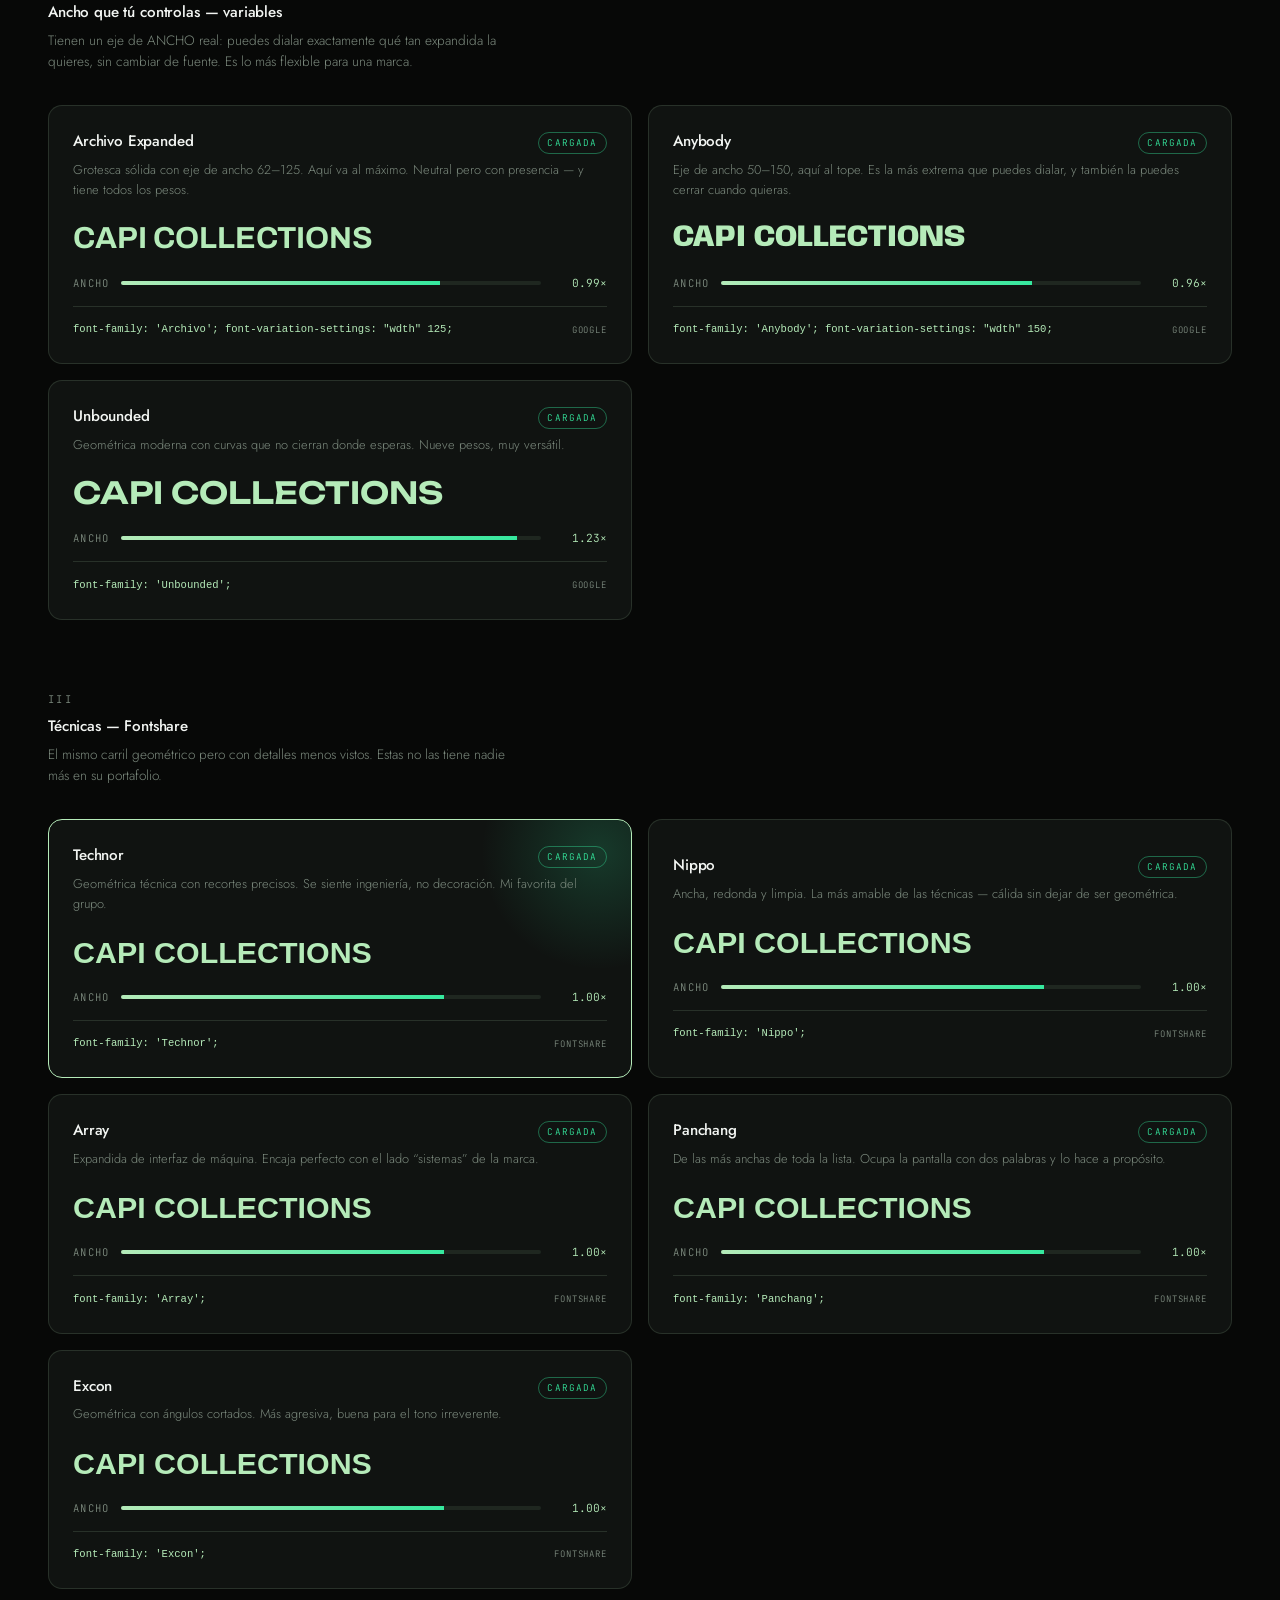
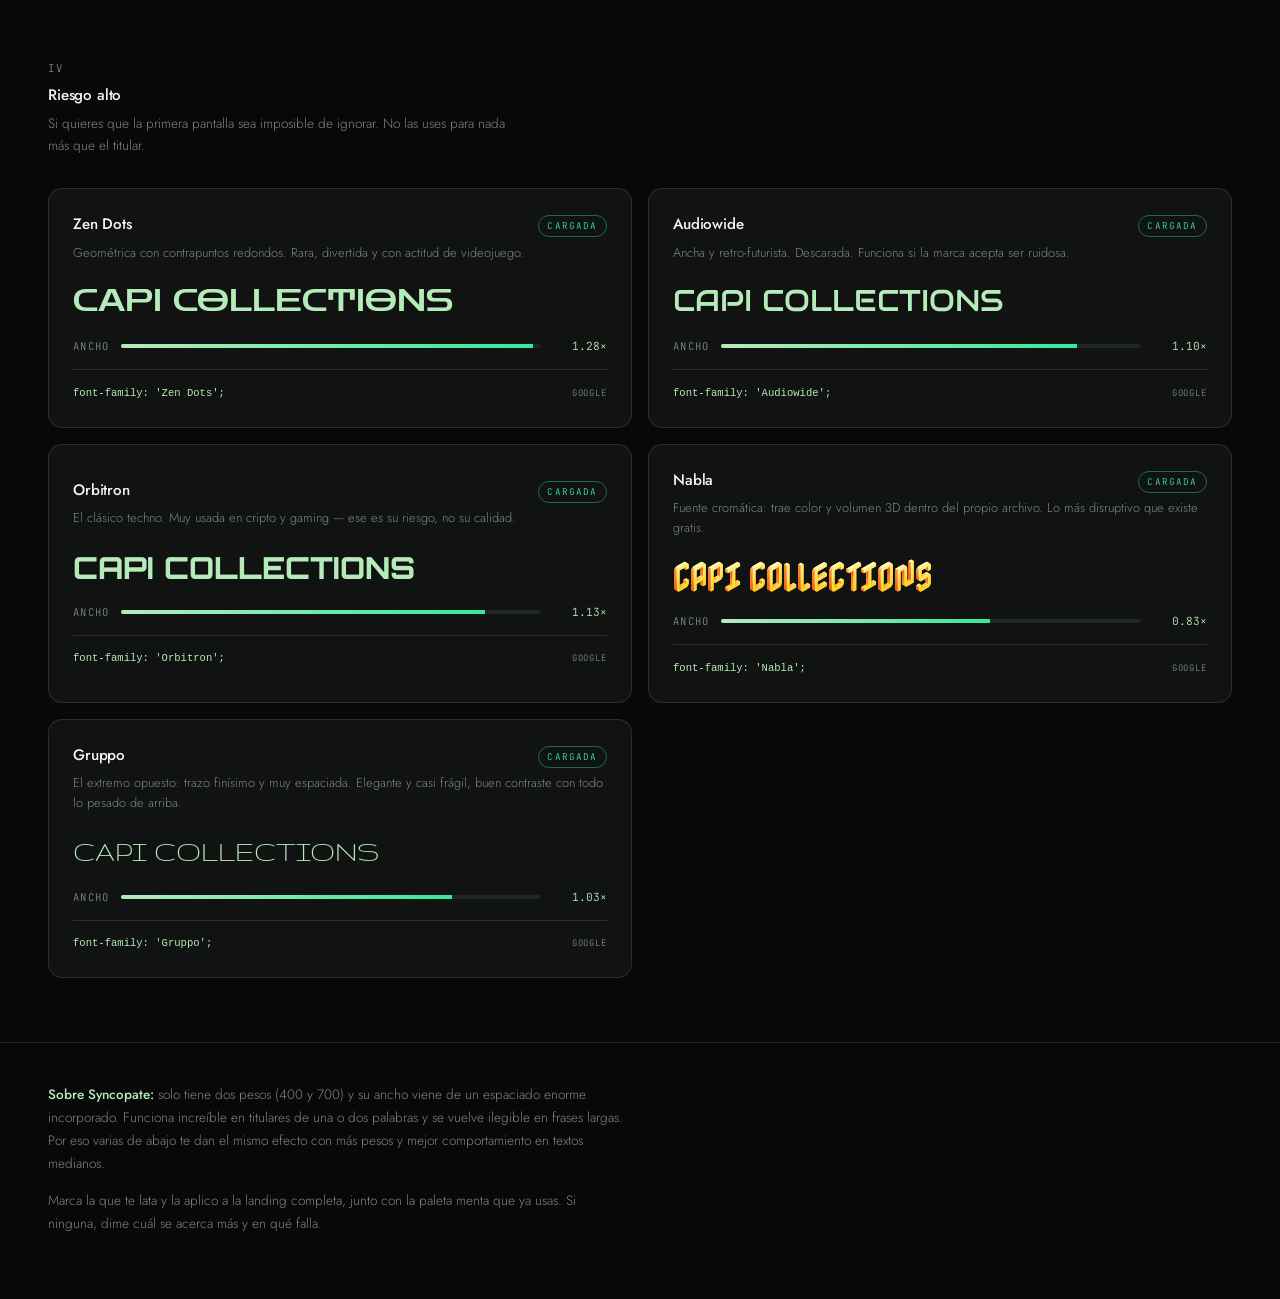
<file: fonts3.html>
<!DOCTYPE html>
<html lang="es">
<head>
<meta charset="UTF-8">
<meta name="viewport" content="width=device-width, initial-scale=1.0">
<title>Capi Collections — Tipografía · Ronda 3 (vía Syncopate)</title>

<!-- Fontshare: una petición por familia (la API solo devuelve el primer f[]) -->
<link rel="preconnect" href="https://api.fontshare.com">
<link rel="preconnect" href="https://cdn.fontshare.com" crossorigin>
<link rel="stylesheet" href="https://api.fontshare.com/v2/css?f[]=technor@700&display=swap">
<link rel="stylesheet" href="https://api.fontshare.com/v2/css?f[]=nippo@700&display=swap">
<link rel="stylesheet" href="https://api.fontshare.com/v2/css?f[]=array@700&display=swap">
<link rel="stylesheet" href="https://api.fontshare.com/v2/css?f[]=panchang@700&display=swap">
<link rel="stylesheet" href="https://api.fontshare.com/v2/css?f[]=excon@700&display=swap">

<link rel="preconnect" href="https://fonts.googleapis.com">
<link rel="preconnect" href="https://fonts.gstatic.com" crossorigin>
<link href="https://fonts.googleapis.com/css2?family=Jost:wght@300;400;500;600&family=Syncopate:wght@400;700&family=Michroma&family=Krona+One&family=Zen+Dots&family=Audiowide&family=Orbitron:wght@400..900&family=Lexend+Zetta:wght@400..900&family=Archivo:wdth,wght@62..125,100..900&family=Anybody:wdth,wght@50..150,100..900&family=Unbounded:wght@200..900&family=Gruppo&family=Julius+Sans+One&family=Bruno+Ace+SC&family=Nabla&family=JetBrains+Mono:wght@400;500&display=swap" rel="stylesheet">

<style>
/* paleta tomada de tu propio sitio en Framer */
:root{
  --bg:#070807; --surface:#101311; --line:rgba(181,235,185,.14);
  --text:#F2F5F2; --dim:#7C8A7E;
  --mint:#B5EBB9; --glow:#35E89E;
  --e:cubic-bezier(.16,1,.3,1);
}
*{margin:0;padding:0;box-sizing:border-box}
body{background:var(--bg);color:var(--text);font-family:'Jost',sans-serif;font-weight:300;
  -webkit-font-smoothing:antialiased}
::selection{background:var(--mint);color:#000}
button{font:inherit;color:inherit;background:none;border:none;cursor:pointer;text-align:left}
input{font:inherit}
:focus-visible{outline:2px solid var(--mint);outline-offset:3px}
.mono{font-family:'JetBrains Mono',monospace;font-size:.66rem;letter-spacing:.22em;
  text-transform:uppercase;color:var(--dim)}
.wrap{max-width:1280px;margin:0 auto;padding:0 1.5rem}
@media(min-width:900px){.wrap{padding:0 3rem}}

header.top{padding:3.5rem 0 2rem;border-bottom:1px solid var(--line);position:relative;
  overflow:hidden}
header.top::before{content:"";position:absolute;left:12%;top:-60%;width:38rem;height:38rem;
  background:radial-gradient(circle,rgba(53,232,158,.20) 0%,transparent 65%);pointer-events:none}
header.top h1{font-family:'Syncopate',sans-serif;font-weight:700;
  font-size:clamp(1.1rem,2.6vw,1.7rem);letter-spacing:.02em;margin:1.1rem 0 1rem;
  text-transform:uppercase;position:relative}
header.top p{color:var(--dim);max-width:66ch;line-height:1.7;font-size:.95rem;position:relative}
header.top strong{font-weight:500;color:var(--mint)}

.ctrl{display:flex;gap:.75rem;align-items:center;flex-wrap:wrap;margin-top:1.75rem;position:relative}
.ctrl input{background:var(--surface);border:1px solid var(--line);border-radius:99px;
  padding:.7rem 1.15rem;color:var(--text);font-size:.9rem;min-width:min(100%,22rem);
  transition:border-color .3s}
.ctrl input:focus{border-color:var(--mint);outline:none}

.stage{position:sticky;top:0;z-index:20;background:var(--bg);
  border-bottom:1px solid var(--line);box-shadow:0 20px 40px -20px #000}
.stage-in{padding:2.5rem 0 2rem;text-align:center;position:relative}
.stage .eyebrow{font-size:.66rem;color:var(--dim);letter-spacing:.3em;text-transform:uppercase;
  margin-bottom:1.1rem}
#stageName{font-size:clamp(1.5rem,5.2vw,3.6rem);line-height:1.05;color:var(--mint);
  word-break:break-word;text-transform:uppercase}
#stageRole{color:var(--dim);margin-top:1rem;font-size:.9rem}
.stage-meta{position:absolute;left:1.5rem;top:2.5rem}
@media(min-width:900px){.stage-meta{left:3rem}}
@media(max-width:760px){.stage-meta{display:none}}

.group{padding:3.5rem 0 1rem}
.group h2{font-size:.95rem;font-weight:500;letter-spacing:-.01em;margin:.6rem 0 .4rem}
.group p.gd{color:var(--dim);font-size:.85rem;max-width:60ch;line-height:1.6;margin-bottom:2rem}

.cards{display:grid;grid-template-columns:1fr;gap:1rem}
@media(min-width:900px){.cards{grid-template-columns:1fr 1fr}}

.card{position:relative;border:1px solid var(--line);border-radius:14px;background:var(--surface);
  padding:1.5rem;width:100%;overflow:hidden;
  transition:border-color .35s var(--e),transform .35s var(--e)}
.card:hover{border-color:rgba(181,235,185,.45);transform:translateY(-2px)}
.card.on{border-color:var(--mint)}
.card.on::before{content:"";position:absolute;right:-6rem;top:-6rem;width:16rem;height:16rem;
  background:radial-gradient(circle,rgba(53,232,158,.18) 0%,transparent 65%);pointer-events:none}
.card-hd{display:flex;justify-content:space-between;align-items:baseline;gap:1rem;margin-bottom:.35rem}
.card-hd .nm{font-size:.95rem;font-weight:500;letter-spacing:-.01em;position:relative}
.card .desc{color:var(--dim);font-size:.8rem;line-height:1.55;margin-bottom:1.35rem;position:relative}
.sample{font-size:clamp(1.15rem,3.1vw,1.9rem);line-height:1.15;color:var(--mint);
  margin-bottom:1.25rem;word-break:break-word;text-transform:uppercase;position:relative}

.width{display:flex;align-items:center;gap:.75rem;margin-bottom:1rem;position:relative}
.width .bar{flex:1;height:4px;background:rgba(181,235,185,.09);border-radius:2px;overflow:hidden}
.width .bar i{display:block;height:100%;background:linear-gradient(90deg,var(--mint),var(--glow));
  width:0;transition:width .8s var(--e)}
.width .val{font-family:'JetBrains Mono',monospace;font-size:.7rem;color:var(--mint);
  min-width:3.4rem;text-align:right}

.css{font-family:'JetBrains Mono',monospace;font-size:.66rem;color:var(--dim);
  border-top:1px solid var(--line);padding-top:.9rem;line-height:1.7;position:relative;
  display:flex;justify-content:space-between;align-items:center;gap:1rem;flex-wrap:wrap}
.css code{color:var(--mint);word-break:break-all}
.badge{font-family:'JetBrains Mono',monospace;font-size:.58rem;letter-spacing:.12em;
  text-transform:uppercase;border:1px solid var(--line);border-radius:99px;padding:.25rem .55rem;
  color:var(--dim);white-space:nowrap;position:relative}
.badge.ok{color:var(--glow);border-color:rgba(53,232,158,.4)}
.badge.no{color:#F87171;border-color:rgba(248,113,113,.4)}
.src{font-family:'JetBrains Mono',monospace;font-size:.56rem;letter-spacing:.1em;
  text-transform:uppercase;color:var(--dim)}

footer{border-top:1px solid var(--line);margin-top:3rem;padding:2.5rem 0 4rem}
footer p{color:var(--dim);font-size:.85rem;line-height:1.7;max-width:72ch}
footer p+p{margin-top:.85rem}
footer strong{font-weight:500;color:var(--mint)}
</style>
</head>
<body>

<header class="top">
  <div class="wrap">
    <div class="mono">Capi Collections — Ronda 3</div>
    <h1>La vía Syncopate</h1>
    <p>Tu sitio en Framer usa <strong>Syncopate 700</strong> para el display y <strong>Jost</strong>
       para el resto, en verde menta sobre casi negro. Ese es el carril: geométrica, ancha,
       muy espaciada, en mayúsculas. Todo lo que sigue vive en ese territorio.
       El medidor ahora compara contra <strong>Syncopate = 1.00×</strong>, y esta página está
       pintada con tu propia paleta. Ojo: Syncopate es rarísimamente ancha, así que casi todo
       mide por debajo de 1.00× — solo tres la superan.</p>
    <div class="ctrl">
      <span class="mono">Prueba tu texto</span>
      <input id="txt" value="Capi Collections" spellcheck="false" aria-label="Texto de muestra">
    </div>
  </div>
</header>

<div class="stage">
  <div class="wrap stage-in">
    <div class="stage-meta mono" id="stageLabel">—</div>
    <div class="eyebrow">Colección '26</div>
    <div id="stageName">Capi Collections</div>
    <div id="stageRole">aquí no existe lo básico</div>
  </div>
</div>

<main class="wrap" id="main"></main>

<footer>
  <div class="wrap">
    <p><strong>Sobre Syncopate:</strong> solo tiene dos pesos (400 y 700) y su ancho viene de un
       espaciado enorme incorporado. Funciona increíble en titulares de una o dos palabras y se
       vuelve ilegible en frases largas. Por eso varias de abajo te dan el mismo efecto con más
       pesos y mejor comportamiento en textos medianos.</p>
    <p>Marca la que te lata y la aplico a la landing completa, junto con la paleta menta que ya
       usas. Si ninguna, dime cuál se acerca más y en qué falla.</p>
  </div>
</footer>

<script>
(() => {
"use strict";

const FONTS=[
  {g:"Casi hermanas de Syncopate",
   gd:"Mismo gesto: geométricas, anchas, pensadas para mayúsculas grandes. Si te gustó Syncopate, aquí está su familia.",
   items:[
    {n:"Syncopate", f:"'Syncopate'", w:"700", src:"Google · la tuya",
     d:"La que ya usas. Espaciado enorme de fábrica, aire de etiqueta de laboratorio. Solo 400 y 700."},
    {n:"Michroma", f:"'Michroma'", w:"400", src:"Google",
     d:"Aún más ancha y técnica. Se lee como panel de control de nave. Un solo peso, palabras cortas."},
    {n:"Krona One", f:"'Krona One'", w:"400", src:"Google",
     d:"Misma energía pero con más cuerpo y menos aire. Sostiene mejor una frase completa."},
    {n:"Lexend Zetta", f:"'Lexend Zetta'", w:"700", src:"Google",
     d:"La versión más ancha de la familia Lexend. Limpia, sin adornos, brutalmente amplia."},
    {n:"Bruno Ace SC", f:"'Bruno Ace SC'", w:"400", src:"Google",
     d:"Geométrica con cortes finos y versalitas. Más rara que Syncopate, mismo tamaño de gesto."}
   ]},

  {g:"Ancho que tú controlas — variables",
   gd:"Tienen un eje de ANCHO real: puedes dialar exactamente qué tan expandida la quieres, sin cambiar de fuente. Es lo más flexible para una marca.",
   items:[
    {n:"Archivo Expanded", f:"'Archivo'", w:"700", vs:'"wdth" 125', src:"Google",
     d:"Grotesca sólida con eje de ancho 62–125. Aquí va al máximo. Neutral pero con presencia — y tiene todos los pesos."},
    {n:"Anybody", f:"'Anybody'", w:"800", vs:'"wdth" 150', src:"Google",
     d:"Eje de ancho 50–150, aquí al tope. Es la más extrema que puedes dialar, y también la puedes cerrar cuando quieras."},
    {n:"Unbounded", f:"'Unbounded'", w:"600", src:"Google",
     d:"Geométrica moderna con curvas que no cierran donde esperas. Nueve pesos, muy versátil."}
   ]},

  {g:"Técnicas — Fontshare",
   gd:"El mismo carril geométrico pero con detalles menos vistos. Estas no las tiene nadie más en su portafolio.",
   items:[
    {n:"Technor", f:"'Technor'", w:"700", src:"Fontshare",
     d:"Geométrica técnica con recortes precisos. Se siente ingeniería, no decoración. Mi favorita del grupo."},
    {n:"Nippo", f:"'Nippo'", w:"700", src:"Fontshare",
     d:"Ancha, redonda y limpia. La más amable de las técnicas — cálida sin dejar de ser geométrica."},
    {n:"Array", f:"'Array'", w:"700", src:"Fontshare",
     d:"Expandida de interfaz de máquina. Encaja perfecto con el lado “sistemas” de la marca."},
    {n:"Panchang", f:"'Panchang'", w:"700", src:"Fontshare",
     d:"De las más anchas de toda la lista. Ocupa la pantalla con dos palabras y lo hace a propósito."},
    {n:"Excon", f:"'Excon'", w:"700", src:"Fontshare",
     d:"Geométrica con ángulos cortados. Más agresiva, buena para el tono irreverente."}
   ]},

  {g:"Riesgo alto",
   gd:"Si quieres que la primera pantalla sea imposible de ignorar. No las uses para nada más que el titular.",
   items:[
    {n:"Zen Dots", f:"'Zen Dots'", w:"400", src:"Google",
     d:"Geométrica con contrapuntos redondos. Rara, divertida y con actitud de videojuego."},
    {n:"Audiowide", f:"'Audiowide'", w:"400", src:"Google",
     d:"Ancha y retro-futurista. Descarada. Funciona si la marca acepta ser ruidosa."},
    {n:"Orbitron", f:"'Orbitron'", w:"800", src:"Google",
     d:"El clásico techno. Muy usada en cripto y gaming — ese es su riesgo, no su calidad."},
    {n:"Nabla", f:"'Nabla'", w:"400", src:"Google",
     d:"Fuente cromática: trae color y volumen 3D dentro del propio archivo. Lo más disruptivo que existe gratis."},
    {n:"Gruppo", f:"'Gruppo'", w:"400", src:"Google",
     d:"El extremo opuesto: trazo finísimo y muy espaciada. Elegante y casi frágil, buen contraste con todo lo pesado de arriba."}
   ]}
];

const cv=document.createElement("canvas"), ctx=cv.getContext("2d");
function widthOf(family, weight, size=100){
  ctx.font=`${weight||400} ${size}px ${family}`;
  return ctx.measureText("COLLECTIONS").width;
}

const main=document.getElementById("main");
const stageName=document.getElementById("stageName"),
      stageLabel=document.getElementById("stageLabel"),
      txt=document.getElementById("txt");

const ROMAN=["I","II","III","IV","V"];
FONTS.forEach((group,gi)=>{
  const sec=document.createElement("section");
  sec.className="group";
  sec.innerHTML=`<div class="mono">${ROMAN[gi]||gi+1}</div>
    <h2>${group.g}</h2><p class="gd">${group.gd}</p><div class="cards"></div>`;
  const grid=sec.querySelector(".cards");

  group.items.forEach(f=>{
    const card=document.createElement("button");
    card.className="card";
    card.dataset.family=f.f; card.dataset.weight=f.w||"400";
    card.dataset.vs=f.vs||""; card.dataset.name=f.n;

    const style=`font-family:${f.f},sans-serif;font-weight:${f.w||400};`+
                (f.vs?`font-variation-settings:${f.vs};`:"");

    card.innerHTML=`
      <div class="card-hd">
        <span class="nm">${f.n}</span>
        <span class="badge">verificando</span>
      </div>
      <p class="desc">${f.d}</p>
      <div class="sample js-s" style="${style}">Capi Collections</div>
      <div class="width">
        <span class="mono" style="letter-spacing:.12em">Ancho</span>
        <span class="bar"><i></i></span>
        <span class="val">—</span>
      </div>
      <div class="css">
        <code>font-family: ${f.f};${f.vs?" font-variation-settings: "+f.vs+";":""}</code>
        <span class="src">${f.src}</span>
      </div>`;

    card.addEventListener("click",()=>{
      document.querySelectorAll(".card").forEach(c=>c.classList.remove("on"));
      card.classList.add("on");
      stageName.style.cssText=style+"color:var(--mint);text-transform:uppercase;";
      stageLabel.textContent=f.n+" · "+f.src;
    });
    grid.appendChild(card);
  });
  main.appendChild(sec);
});

txt.addEventListener("input",()=>{
  const v=txt.value||"Capi Collections";
  document.querySelectorAll(".js-s").forEach(s=>s.textContent=v);
  stageName.textContent=v;
});

async function audit(){
  const cards=[...document.querySelectorAll(".card")];
  await document.fonts.load("700 40px 'Syncopate'").catch(()=>{});
  await Promise.all(cards.map(c=>
    document.fonts.load(`${c.dataset.weight} 40px ${c.dataset.family}`).catch(()=>{})
  ));

  const base=widthOf("'Syncopate'",700);

  cards.forEach(card=>{
    const fam=card.dataset.family, w=card.dataset.weight;
    const badge=card.querySelector(".badge");
    const wd=widthOf(fam,w);
    // el fallback se mide al mismo peso: en 700+ el sintético es más ancho
    const loaded=document.fonts.check(`${w} 40px ${fam}`) &&
                 Math.abs(wd-widthOf("sans-serif",w))>0.5;
    badge.textContent=loaded?"cargada":"no cargó";
    badge.classList.add(loaded?"ok":"no");
    const ratio=wd/base;
    card.querySelector(".val").textContent=ratio.toFixed(2)+"×";
    card.querySelector(".bar i").style.width=Math.min(100,(ratio/1.3)*100)+"%";
  });
}
(document.fonts?document.fonts.ready:Promise.resolve()).then(audit);

setTimeout(()=>{
  const f=[...document.querySelectorAll(".card")].find(c=>c.dataset.name==="Technor");
  if(f) f.click();
},250);
})();
</script>
</body>
</html>
</file>
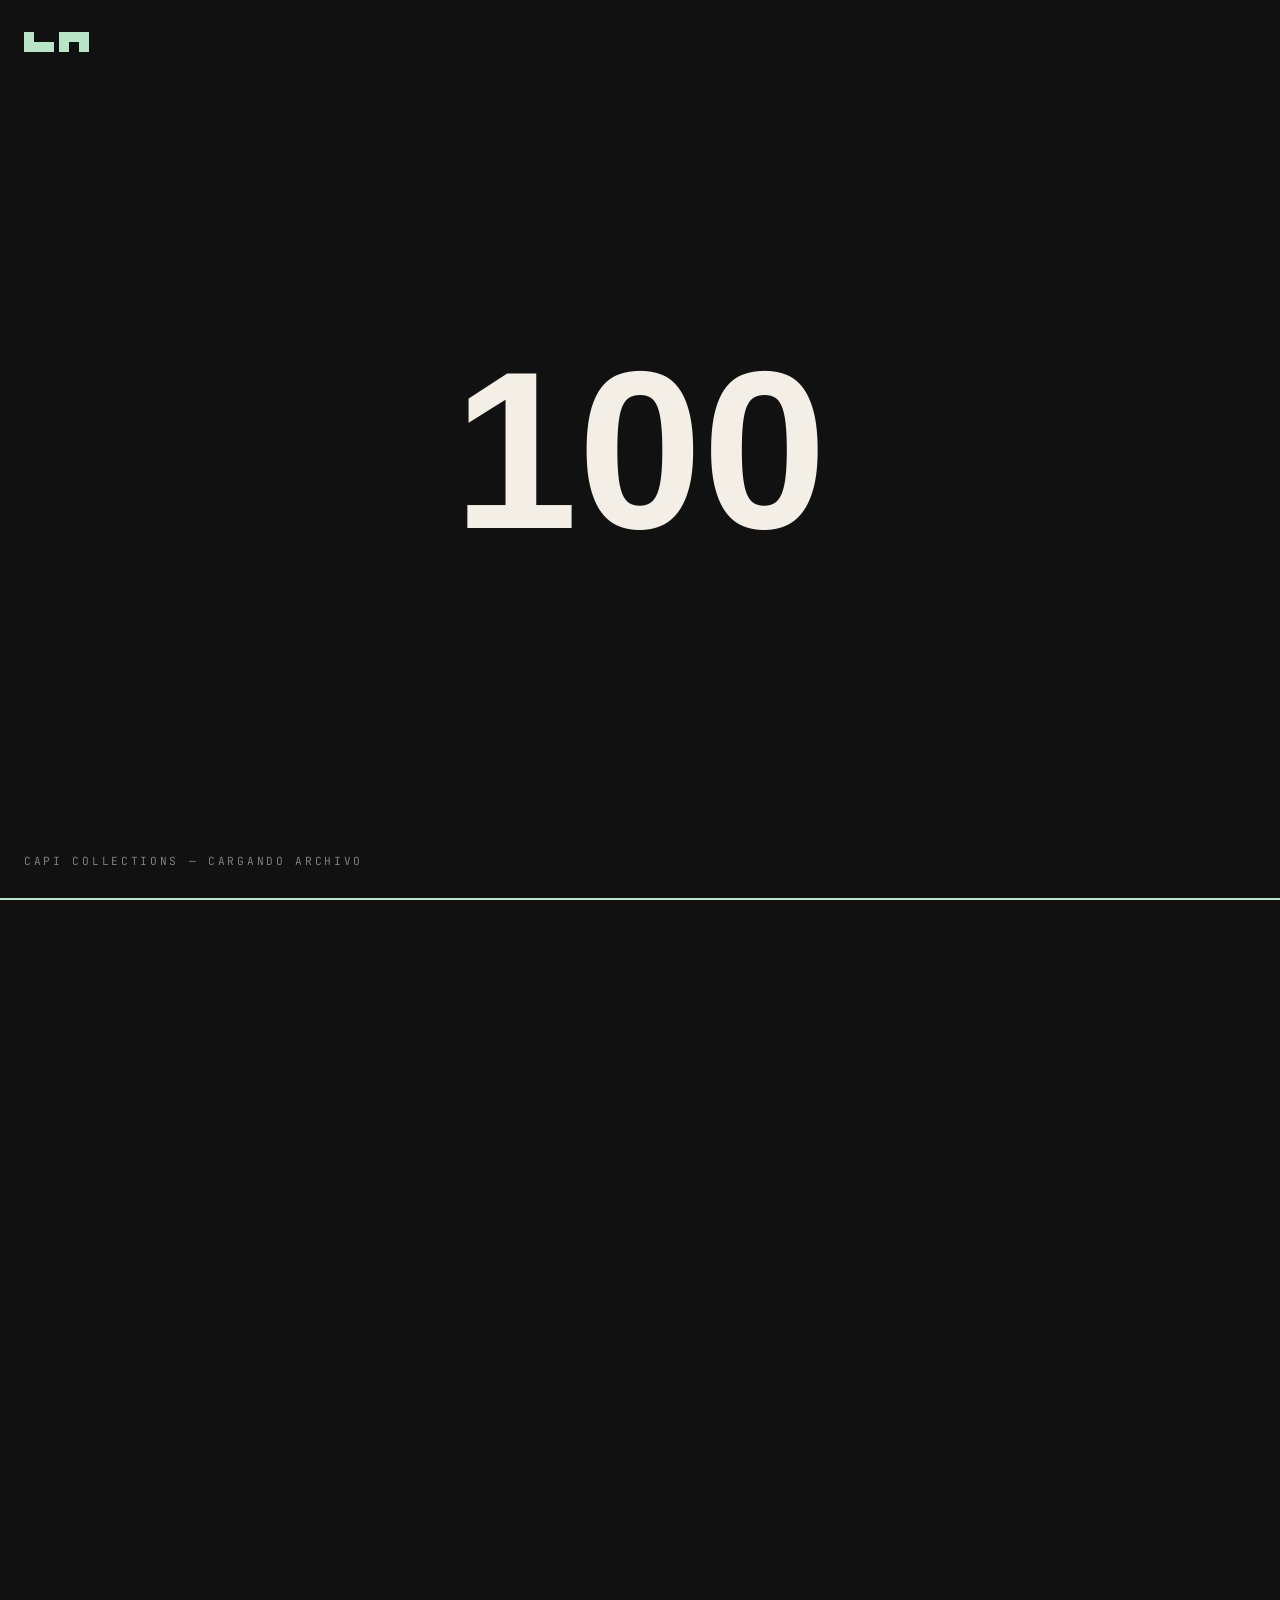
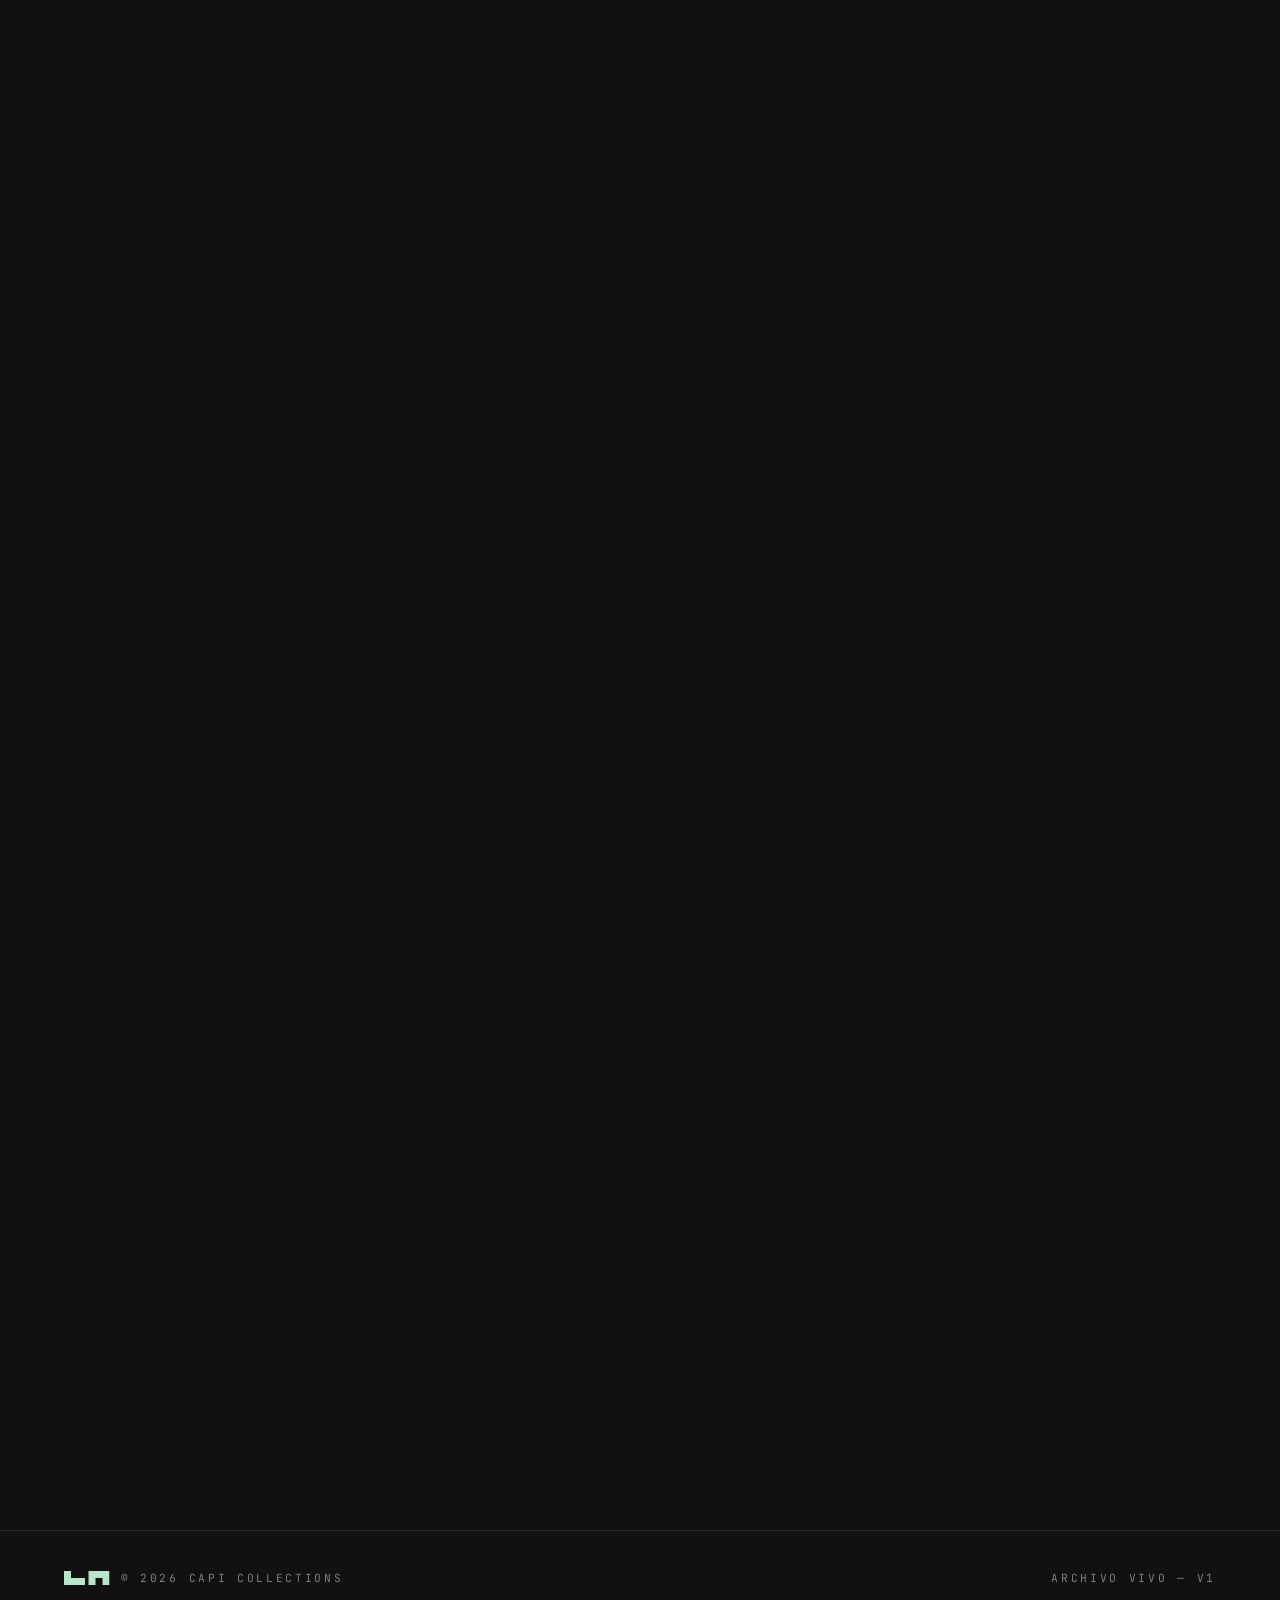
<file: v1.html>
<!DOCTYPE html>
<html lang="es">
<head>
<meta charset="UTF-8">
<meta name="viewport" content="width=device-width, initial-scale=1.0">
<title>Capi Collections — v1 · Aquí no existe lo básico.</title>
<meta name="description" content="Archivo vivo de ideas convertidas en cosas reales.">
<link rel="icon" href="data:image/svg+xml,%3Csvg xmlns='http://www.w3.org/2000/svg' viewBox='0 0 91 28'%3E%3Cpath d='M 14 0 L 0 0 L 0 28 L 42 28 L 42 14 L 14 14 Z M 63 28 L 63 14 L 77 14 L 77 28 L 91 28 L 91 0 L 49 0 L 49 28 Z' fill='%23B8E4C7'/%3E%3C/svg%3E">
<link rel="preconnect" href="https://fonts.googleapis.com">
<link rel="preconnect" href="https://fonts.gstatic.com" crossorigin>
<link href="https://fonts.googleapis.com/css2?family=Inter:wght@300;400;500;600&family=Syncopate:wght@400;700&family=JetBrains+Mono:wght@400;500&display=swap" rel="stylesheet">
<link rel="preconnect" href="https://api.fontshare.com">
<link rel="preconnect" href="https://cdn.fontshare.com" crossorigin>
<link rel="stylesheet" href="https://api.fontshare.com/v2/css?f[]=technor@400,500,700&display=swap">
<style>
/* ============================================================
   V1 — 3D / ELECTRIC / EDITORIAL
   ============================================================ */
:root{
  --ink:#111111;
  --ink-2:#1A1A1A;
  --paper:#F3EFE6;
  --volt:#B8E4C7;
  --volt-hi:#B8E4C7;
  --cyan:#B8E4C7;
  --dim:#8C8C8C;
  --line:rgba(184,228,199,.14);

  --amb-a:#111111;
  --amb-b:#111111;

  /* cambiar a 'Syncopate' aquí y todo el display cambia */
  --f-display:'Syncopate','Technor',sans-serif;
  --f-body:'Inter',sans-serif;
  --f-mono:'JetBrains Mono',monospace;

  --e:cubic-bezier(.16,1,.3,1);
}
*{margin:0;padding:0;box-sizing:border-box}
html{scroll-behavior:smooth}
body{
  background:var(--ink);color:var(--paper);font-family:var(--f-body);font-weight:300;
  overflow-x:hidden;-webkit-font-smoothing:antialiased;
}
body.locked{overflow:hidden;height:100vh}
::selection{background:var(--volt);color:var(--ink)}
a{color:inherit;text-decoration:none}
button{font:inherit;color:inherit;background:none;border:none;cursor:pointer}
:focus-visible{outline:2px solid var(--cyan);outline-offset:4px}
canvas{display:block}

/* ambiente que cambia por sección */
#amb{
  position:fixed;inset:0;z-index:-2;pointer-events:none;
  background:
    radial-gradient(ellipse 90% 70% at 50% 0%,var(--amb-a) 0%,transparent 60%),
    radial-gradient(ellipse 80% 60% at 20% 100%,var(--amb-b) 0%,transparent 60%),
    var(--ink);
  transition:background 1.4s var(--e);
}
/* grano */
#grain{
  position:fixed;inset:0;z-index:9998;pointer-events:none;opacity:.05;
  mix-blend-mode:soft-light;
  background-image:url("data:image/svg+xml,%3Csvg xmlns='http://www.w3.org/2000/svg' width='200' height='200'%3E%3Cfilter id='n'%3E%3CfeTurbulence type='fractalNoise' baseFrequency='.85' numOctaves='3'/%3E%3C/filter%3E%3Crect width='200' height='200' filter='url(%23n)'/%3E%3C/svg%3E");
}

/* cursor */
#cur,#curDot{position:fixed;top:0;left:0;z-index:9997;pointer-events:none;border-radius:50%;
  mix-blend-mode:difference;will-change:transform}
#cur{width:36px;height:36px;border:1px solid var(--paper);margin:-18px 0 0 -18px;
  transition:width .3s var(--e),height .3s var(--e),margin .3s var(--e),opacity .3s}
#cur.hot{width:64px;height:64px;margin:-32px 0 0 -32px;background:var(--paper);border-color:transparent}
#curDot{width:5px;height:5px;background:var(--paper);margin:-2.5px 0 0 -2.5px}
@media(hover:none){#cur,#curDot{display:none}}

/* tipografía base */
.mono{font-family:var(--f-mono);font-size:.7rem;letter-spacing:.24em;text-transform:uppercase;color:var(--dim)}
.wrap{max-width:1440px;margin:0 auto;padding:0 1.5rem}
@media(min-width:900px){.wrap{padding:0 4rem}}

h2.mega{
  font-family:var(--f-display);font-weight:700;line-height:.86;letter-spacing:-.035em;
  font-size:clamp(2.75rem,9vw,9rem);text-transform:uppercase;
}
.lead{font-size:clamp(1rem,1.5vw,1.2rem);color:var(--dim);line-height:1.65;max-width:52ch}

/* reveal */
.rv{opacity:0;transform:translateY(46px);transition:opacity 1.1s var(--e),transform 1.1s var(--e)}
.rv.in{opacity:1;transform:none}
.rv.d1{transition-delay:.1s}.rv.d2{transition-delay:.2s}
.rv.d3{transition-delay:.3s}.rv.d4{transition-delay:.4s}

/* mask reveal por línea */
/* headroom para que la máscara no corte los acentos (Á, Í, Ó) */
.line{display:block;overflow:hidden;padding-top:.2em;margin-top:-.2em}
.line i{display:block;font-style:normal;transform:translateY(105%);
  transition:transform 1.15s var(--e)}
.rv.in .line i{transform:none}
.rv.in .line:nth-child(2) i{transition-delay:.09s}
.rv.in .line:nth-child(3) i{transition-delay:.18s}

/* ============ NAV ============ */
.nav{position:fixed;inset:0 0 auto 0;z-index:90;display:flex;align-items:center;
  justify-content:space-between;padding:1.5rem}
@media(min-width:900px){.nav{padding:2rem 4rem}}
.nav .mark{display:inline-flex;align-items:center;gap:.7rem;
  font-family:var(--f-display);font-weight:700;letter-spacing:-.03em;font-size:1rem}
.mark-svg{height:14px;width:auto;display:block;color:var(--cyan)}
@media(max-width:520px){.nav .mark span{display:none}}
.nav ul{display:flex;gap:2rem;list-style:none}
.nav ul a{position:relative;font-family:var(--f-mono);font-size:.7rem;letter-spacing:.2em;text-transform:uppercase}
.nav ul a::after{content:"";position:absolute;left:0;bottom:-6px;width:0;height:1px;
  background:currentColor;transition:width .45s var(--e)}
.nav ul a:hover::after{width:100%}
@media(max-width:720px){.nav ul li:nth-child(n+3){display:none}}

/* ============ HERO ============ */
.hero{position:relative;height:100svh;overflow:hidden}
#heroCv{position:absolute;inset:0;width:100%;height:100%}
.hero-grad{position:absolute;inset:0;pointer-events:none;
  background:radial-gradient(ellipse 60% 50% at 50% 50%,transparent 0%,var(--ink) 100%)}
.hero-type{
  position:absolute;inset:0;display:flex;flex-direction:column;justify-content:center;
  padding:0 1.5rem;pointer-events:none;
}
@media(min-width:900px){.hero-type{padding:0 4rem}}
.hero-type h1{
  font-family:var(--f-display);font-weight:700;text-transform:uppercase;
  font-size:12vw;line-height:.8;letter-spacing:-.045em;
  white-space:nowrap;will-change:transform;
}
.hero-type h1 span{display:block;width:max-content}
.hero-type h1 .b{color:transparent;-webkit-text-stroke:1.5px var(--paper)}
.hero-claim{
  margin-top:2.25rem;display:flex;flex-wrap:wrap;align-items:baseline;gap:1rem 2rem;
  border-top:1px solid var(--line);padding-top:1.5rem;max-width:min(100%,54rem);
}
.hero-claim strong{font-family:var(--f-display);font-weight:700;font-size:clamp(1rem,2.2vw,1.6rem);
  letter-spacing:-.02em}
.hero-claim p{color:var(--dim);font-size:.92rem;max-width:34ch;line-height:1.6}
.hero-cta{
  position:absolute;left:1.5rem;bottom:2rem;pointer-events:auto;
  display:inline-flex;align-items:center;gap:.9rem;
}
@media(min-width:900px){.hero-cta{left:4rem;bottom:3rem}}
.hero-cta .mono{color:var(--paper)}
.hero-cta .arrow{width:2.75rem;height:2.75rem;border:1px solid var(--line);border-radius:50%;
  display:grid;place-items:center;transition:background-color .4s,color .4s,border-color .4s}
.hero-cta:hover .arrow{background:var(--volt);border-color:var(--volt);color:var(--ink)}
.hero-meta{position:absolute;right:1.5rem;bottom:2rem;text-align:right}
@media(min-width:900px){.hero-meta{right:4rem;bottom:3rem}}

/* barra de carga */
#boot{position:fixed;inset:0;z-index:9999;background:var(--ink);display:grid;place-items:center;
  transition:opacity .9s var(--e),visibility .9s}
#boot.gone{opacity:0;visibility:hidden}
#boot .n{font-family:var(--f-display);font-weight:700;font-size:clamp(4rem,18vw,14rem);
  line-height:1;letter-spacing:-.05em}
#boot .bar{position:absolute;left:0;right:0;bottom:0;height:2px;background:var(--volt);
  transform:scaleX(0);transform-origin:0 50%}
#boot .lbl{position:absolute;left:1.5rem;bottom:2rem}
.boot-logo{position:absolute;left:1.5rem;top:2rem;height:20px;width:auto;color:var(--cyan)}

/* ============ SECCIÓN GENÉRICA ============ */
section.blk{position:relative;padding:9rem 0}
@media(min-width:900px){section.blk{padding:12rem 0}}
.hd{display:flex;align-items:baseline;gap:1rem;margin-bottom:3rem}
.hd .mono::before{content:"";display:inline-block;width:2.5rem;height:1px;background:var(--line);
  vertical-align:middle;margin-right:1rem}

/* ============ NUBE DE PALABRAS 3D ============ */
.cloud{position:relative;height:78vh;min-height:520px}
#cloudCv{position:absolute;inset:0;width:100%;height:100%}
.cloud-center{position:absolute;inset:0;display:grid;place-items:center;text-align:center;
  pointer-events:none;padding:0 1.5rem}
.cloud-center h2{max-width:14ch;margin:0 auto}

/* ============ DESARROLLOS ============ */
.proj{position:relative;border-top:1px solid var(--line)}
.proj-inner{
  display:grid;grid-template-columns:1fr;gap:2.5rem;align-items:center;
  padding:5rem 0;
}
@media(min-width:1000px){
  .proj-inner{grid-template-columns:1fr 1.15fr;gap:5rem;padding:7rem 0}
  .proj:nth-child(even) .proj-txt{order:2}
}
.proj-vis{position:relative;aspect-ratio:4/3;border-radius:2px;overflow:hidden;
  background:var(--ink-2);border:1px solid var(--line)}
.proj-vis canvas{width:100%;height:100%}
.proj-vis::after{content:"";position:absolute;inset:0;pointer-events:none;
  background:linear-gradient(120deg,transparent 40%,rgba(243,239,230,.12) 100%)}
.proj-idx{font-family:var(--f-display);font-weight:700;font-size:clamp(3rem,7vw,6rem);
  line-height:.8;color:transparent;-webkit-text-stroke:1px var(--line);letter-spacing:-.04em}
.proj-txt h3{font-family:var(--f-display);font-weight:700;text-transform:uppercase;
  font-size:clamp(2rem,5vw,4rem);line-height:.9;letter-spacing:-.035em;margin:1rem 0 .75rem}
.proj-txt .tag{font-family:var(--f-mono);font-size:.72rem;letter-spacing:.2em;
  text-transform:uppercase;color:var(--cyan);margin-bottom:1.25rem}
.proj-txt p{color:var(--dim);line-height:1.7;max-width:44ch;font-size:.98rem}
.proj-open{
  margin-top:2rem;display:inline-flex;align-items:center;gap:.85rem;
  font-family:var(--f-mono);font-size:.72rem;letter-spacing:.2em;text-transform:uppercase;
}
.proj-open span{position:relative;padding-bottom:4px}
.proj-open span::after{content:"";position:absolute;left:0;bottom:0;width:100%;height:1px;
  background:var(--paper);transform:scaleX(0);transform-origin:100% 50%;
  transition:transform .55s var(--e)}
.proj-open:hover span::after{transform:scaleX(1);transform-origin:0 50%}
.proj-open .dot{width:.4rem;height:.4rem;border-radius:50%;background:var(--volt);
  transition:transform .45s var(--e)}
.proj-open:hover .dot{transform:scale(2.2)}

/* ============ IMPACTO ============ */
.impact{text-align:center;position:relative}
.impact .num{
  font-family:var(--f-display);font-weight:700;letter-spacing:-.05em;line-height:.82;
  font-size:clamp(3.5rem,15.5vw,15rem);white-space:nowrap;
  background:linear-gradient(180deg,var(--paper) 0%,var(--volt) 130%);
  -webkit-background-clip:text;background-clip:text;color:transparent;
  font-variant-numeric:tabular-nums;
}
.impact .cap{margin-top:1.5rem;font-family:var(--f-display);font-weight:700;
  font-size:clamp(1rem,2.4vw,1.75rem);letter-spacing:-.02em}

/* ============ ARCHIVO ============ */
.arch{border-top:1px solid var(--line)}
.arch-row{
  display:grid;grid-template-columns:2.5rem 1fr auto;gap:1.25rem;align-items:center;
  padding:1.5rem 0;border-bottom:1px solid var(--line);position:relative;overflow:hidden;
}
@media(min-width:900px){
  .arch-row{grid-template-columns:4rem 1.4fr 1fr auto;gap:2rem;padding:2rem 0}
}
.arch-row::before{
  content:"";position:absolute;inset:0;background:var(--volt);z-index:-1;
  transform:translateY(101%);transition:transform .6s var(--e);
}
.arch-row:hover::before{transform:none}
.arch-row .k{font-family:var(--f-mono);font-size:.7rem;color:var(--dim);transition:color .4s}
.arch-row .n{font-family:var(--f-display);font-weight:700;font-size:clamp(1.1rem,2.6vw,1.9rem);
  letter-spacing:-.02em}
.arch-row .s{font-size:.85rem;color:var(--dim);transition:color .4s}
@media(max-width:899px){.arch-row .s{display:none}}
.arch-row .y{font-family:var(--f-mono);font-size:.7rem;letter-spacing:.16em;color:var(--dim);
  transition:color .4s}
.arch-row:hover .k,.arch-row:hover .s,.arch-row:hover .y{color:rgba(17,17,17,.75)}
.arch-row:hover .n{color:var(--ink)}

/* ============ CTA FINAL ============ */
.final{text-align:center;padding:11rem 0 7rem;position:relative}
.final h2{
  font-family:var(--f-display);font-weight:700;text-transform:uppercase;
  font-size:clamp(2.5rem,11vw,11rem);line-height:.82;letter-spacing:-.045em;
}
.final ul{list-style:none;margin:3rem auto;display:flex;flex-direction:column;gap:.35rem;
  font-size:clamp(1rem,2vw,1.35rem);color:var(--dim)}
.final ul li:last-child{color:var(--paper)}
.big-cta{
  display:inline-block;margin-top:1rem;font-family:var(--f-display);font-weight:700;
  text-transform:uppercase;font-size:clamp(2.5rem,9vw,8rem);line-height:.85;
  letter-spacing:-.045em;position:relative;
}
.big-cta::after{content:"";position:absolute;left:0;bottom:.06em;width:100%;height:.055em;
  background:var(--volt);transform:scaleX(0);transform-origin:0 50%;
  transition:transform .7s var(--e)}
.big-cta:hover::after{transform:scaleX(1)}
.final .fine{margin-top:3rem;font-family:var(--f-mono);font-size:.72rem;letter-spacing:.2em;
  text-transform:uppercase;color:var(--dim)}

.logo-ft{height:14px;width:auto;color:var(--cyan);flex:none}
footer{border-top:1px solid var(--line);padding:2.5rem 0;
  display:flex;justify-content:space-between;flex-wrap:wrap;gap:1rem}

/* ============ OVERLAY INMERSIVO ============ */
#ov{
  position:fixed;inset:0;z-index:200;background:var(--ink);
  clip-path:inset(0 0 100% 0);transition:clip-path .85s var(--e);
  overflow-y:auto;overscroll-behavior:contain;
}
#ov.open{clip-path:inset(0 0 0 0)}
#ovCv{position:fixed;inset:0;width:100%;height:100%;opacity:.42}
.ov-in{position:relative;z-index:2;min-height:100%;display:flex;align-items:center;
  padding:7rem 1.5rem 5rem}
.ov-in::before{
  content:"";position:fixed;inset:0;z-index:-1;pointer-events:none;
  background:linear-gradient(100deg,rgba(5,6,10,.94) 0%,rgba(5,6,10,.78) 45%,rgba(5,6,10,.25) 100%);
}
@media(min-width:900px){.ov-in{padding:8rem 4rem}}
.ov-grid{max-width:1100px;margin:0 auto;width:100%}
.ov-grid h3{font-family:var(--f-display);font-weight:700;text-transform:uppercase;
  font-size:clamp(2.5rem,9vw,7rem);line-height:.84;letter-spacing:-.04em;margin:1rem 0}
.ov-grid .tag{font-family:var(--f-mono);font-size:.75rem;letter-spacing:.2em;
  text-transform:uppercase;color:var(--cyan)}
.ov-body{display:grid;gap:2rem;margin-top:2.5rem}
@media(min-width:900px){.ov-body{grid-template-columns:1.4fr 1fr;gap:4rem}}
.ov-body p{color:var(--dim);line-height:1.8;margin-bottom:1.15rem}
.ov-body p b{color:var(--paper);font-weight:500}
.ov-specs{border-top:1px solid var(--line);padding-top:1.5rem;align-self:start}
.ov-specs div{padding:.85rem 0;border-bottom:1px solid var(--line)}
.ov-specs span{display:block;font-family:var(--f-mono);font-size:.65rem;letter-spacing:.2em;
  text-transform:uppercase;color:var(--dim);margin-bottom:.3rem}
#ovClose{position:fixed;top:1.5rem;right:1.5rem;z-index:210;
  font-family:var(--f-mono);font-size:.7rem;letter-spacing:.2em;text-transform:uppercase;
  border:1px solid var(--line);border-radius:999px;padding:.7rem 1.2rem;background:var(--ink);
  opacity:0;visibility:hidden;transition:opacity .4s,visibility .4s,background-color .35s}
#ovClose.on{opacity:1;visibility:visible}
#ovClose:hover{background:var(--volt);color:var(--ink);border-color:var(--volt)}
@media(min-width:900px){#ovClose{top:2rem;right:4rem}}


/* Syncopate ya trae su propio espaciado ancho: el tracking negativo la ahoga */
h2.mega,.nav .mark,.hero-type h1,.hero-claim strong,#boot .n,.proj-idx,.proj-txt h3,
.impact .num,.impact .cap,.arch-row .n,.final h2,.big-cta,.ov-grid h3{letter-spacing:0}

@media(prefers-reduced-motion:reduce){
  *{animation-duration:.01ms!important;transition-duration:.01ms!important}
  html{scroll-behavior:auto}
}
</style>
</head>
<body>

<!-- marca Capi Collections — SVG tomado del proyecto de Framer -->
<svg width="0" height="0" style="position:absolute" aria-hidden="true" focusable="false">
  <symbol id="capi-mark" viewBox="0 0 91 28">
    <path d="M 14 0 L 0 0 L 0 28 L 42 28 L 42 14 L 14 14 Z M 63 28 L 63 14 L 77 14 L 77 28 L 91 28 L 91 0 L 49 0 L 49 28 Z" fill="currentColor"/>
  </symbol>
</svg>

<div id="amb"></div>
<div id="grain"></div>
<div id="cur"></div><div id="curDot"></div>

<!-- BOOT -->
<div id="boot">
  <div class="n" id="bootN">00</div>
  <svg class="boot-logo" viewBox="0 0 91 28" role="img" aria-label="Capi Collections"><use href="#capi-mark"/></svg>
  <div class="lbl mono">Capi Collections — cargando archivo</div>
  <div class="bar" id="bootBar"></div>
</div>

<!-- NAV -->
<nav class="nav">
  <a href="#top" class="mark"><svg class="mark-svg" viewBox="0 0 91 28" role="img" aria-label="Capi Collections"><use href="#capi-mark"/></svg><span>CAPI&nbsp;COLLECTIONS</span></a>
  <ul>
    <li><a href="#todo">Todo</a></li>
    <li><a href="#desarrollos">Desarrollos</a></li>
    <li><a href="#archivo">Archivo</a></li>
    <li><a href="#hablemos">Hablemos</a></li>
  </ul>
</nav>

<!-- HERO -->
<header class="hero" id="top">
  <canvas id="heroCv"></canvas>
  <div class="hero-grad"></div>
  <div class="hero-type">
    <h1 id="heroH1"><span>CAPI</span><span class="b">COLLECTIONS</span></h1>
    <div class="hero-claim">
      <strong>Aquí no existe lo básico.</strong>
      <p>Ideas, sistemas, marcas y desarrollos que se salieron del archivo de “algún día”.</p>
    </div>
  </div>
  <a href="#todo" class="hero-cta">
    <span class="mono">Explorar la colección</span>
    <span class="arrow">↓</span>
  </a>
  <div class="hero-meta mono">Colección '26<br>Archivo vivo</div>
</header>

<!-- NO SOLO WEBSITES -->
<section class="blk" id="todo" data-amb="#17211B,#111111">
  <div class="wrap">
    <div class="hd rv"><span class="mono">01 — Alcance</span></div>
    <h2 class="mega rv d1">
      <span class="line"><i>He construido</i></span>
      <span class="line"><i>de todo.</i></span>
    </h2>
    <p class="lead rv d2" style="margin-top:2rem">
      Desde productos digitales y plataformas completas hasta cerebros operativos,
      sistemas agénticos, educación, automatización y marcas.
    </p>
  </div>
  <div class="cloud">
    <canvas id="cloudCv"></canvas>
  </div>
</section>

<!-- DESARROLLOS -->
<section class="blk" id="desarrollos" data-amb="#17211B,#141C18" style="padding-top:0">
  <div class="wrap">
    <div class="hd rv"><span class="mono">02 — Desarrollos_</span></div>

    <article class="proj rv" data-key="zetty">
      <div class="proj-inner">
        <div class="proj-txt">
          <div class="proj-idx">01</div>
          <h3>Zetty</h3>
          <div class="tag">IA · CRM · Automatización</div>
          <p>La IA con colmillo. Plataforma de automatización, inteligencia artificial y sistemas
             para convertir conversaciones en ventas.</p>
          <button class="proj-open"><span>Ver proyecto</span><i class="dot"></i></button>
        </div>
        <div class="proj-vis"><canvas data-scene="helix"></canvas></div>
      </div>
    </article>

    <article class="proj rv" data-key="jarvis">
      <div class="proj-inner">
        <div class="proj-txt">
          <div class="proj-idx">02</div>
          <h3>Jarvis</h3>
          <div class="tag">Cerebro operativo · Sistema agéntico</div>
          <p>Un ecosistema de inteligencia artificial diseñado para pensar, operar,
             conectar procesos y ejecutar.</p>
          <button class="proj-open"><span>Ver proyecto</span><i class="dot"></i></button>
        </div>
        <div class="proj-vis"><canvas data-scene="brain"></canvas></div>
      </div>
    </article>

    <article class="proj rv" data-key="axen">
      <div class="proj-inner">
        <div class="proj-txt">
          <div class="proj-idx">03</div>
          <h3>Axen<br>Broker Academy</h3>
          <div class="tag">Aprender · Operar · Evolucionar</div>
          <p>Plataforma educativa y ecosistema digital diseñado para transformar el
             conocimiento en una experiencia de aprendizaje.</p>
          <button class="proj-open"><span>Ver proyecto</span><i class="dot"></i></button>
        </div>
        <div class="proj-vis"><canvas data-scene="terrain"></canvas></div>
      </div>
    </article>
  </div>
</section>

<!-- IMPACTO -->
<section class="blk impact" data-amb="#141C18,#17211B">
  <div class="wrap">
    <div class="mono rv" style="margin-bottom:2rem">03 — Impacto</div>
    <h2 class="mega rv d1" style="font-size:clamp(2rem,6vw,5rem)">
      <span class="line"><i>He estado detrás</i></span>
      <span class="line"><i>de gigantes.</i></span>
    </h2>
    <div class="num rv d2" id="bigNum" style="margin-top:3rem">+$0M</div>
    <div class="cap rv d3">USD en casos de éxito.</div>
    <p class="lead rv d3" style="margin:2rem auto 0;text-align:center">
      Proyectos, sistemas, estrategias y desarrollos que han ayudado a construir resultados grandes.
    </p>
  </div>
</section>

<!-- ARCHIVO -->
<section class="blk" id="archivo" data-amb="#1A1A1A,#17211B">
  <div class="wrap">
    <div class="hd rv"><span class="mono">04 — Detrás de escena</span></div>
    <h2 class="mega rv d1" style="font-size:clamp(1.9rem,5.5vw,4.5rem)">
      <span class="line"><i>Algunas cosas llevan mi firma.</i></span>
      <span class="line"><i>Otras, simplemente saben</i></span>
      <span class="line"><i>quién estuvo detrás.</i></span>
    </h2>
    <p class="lead rv d2" style="margin:2rem 0 4rem">
      He trabajado detrás de productos, negocios y proyectos que quizás ya conoces.
    </p>
    <div class="arch rv d2" id="arch"></div>
  </div>
</section>

<!-- FINAL -->
<section class="final" id="hablemos" data-amb="#17211B,#111111">
  <div class="wrap">
    <h2 class="rv"><span class="line"><i>¿Qué quieres</i></span><span class="line"><i>armar?</i></span></h2>
    <ul class="rv d1">
      <li>Una idea.</li><li>Una marca.</li><li>Un sistema.</li>
      <li>Un producto.</li><li>Algo que todavía no existe.</li>
    </ul>
    <a href="mailto:hola@capicollections.com" class="big-cta rv d2">Hablemos.</a>
    <p class="fine rv d3">Si es básico, probablemente no me llames.</p>
  </div>
</section>

<footer>
  <div class="wrap" style="display:flex;justify-content:space-between;width:100%;flex-wrap:wrap;gap:1rem">
    <span class="mono" style="display:inline-flex;align-items:center;gap:.7rem"><svg class="logo-ft" viewBox="0 0 91 28" role="img" aria-label="Capi Collections"><use href="#capi-mark"/></svg>© 2026 Capi Collections</span>
    <span class="mono">Archivo vivo — v1</span>
  </div>
</footer>

<!-- OVERLAY -->
<div id="ov" role="dialog" aria-modal="true" aria-hidden="true">
  <canvas id="ovCv"></canvas>
  <div class="ov-in"><div class="ov-grid" id="ovGrid"></div></div>
</div>
<button id="ovClose">Cerrar ✕</button>

<script>
(() => {
"use strict";
const RM = matchMedia("(prefers-reduced-motion: reduce)").matches;
const clamp=(v,a,b)=>Math.min(b,Math.max(a,v)), lerp=(a,b,t)=>a+(b-a)*t;
const DPR=Math.min(devicePixelRatio||1,1.75);
const VOLT="#B8E4C7", CYAN="#B8E4C7", PAPER="#F3EFE6";

/* ============================================================
   MOTOR 3D — proyección en perspectiva sobre canvas 2D
   ============================================================ */
function Engine(canvas, build, opts={}){
  const g=canvas.getContext("2d");
  let W=0,H=0,cx=0,cy=0,t=0,raf=null,alive=false;
  let mx=0,my=0,tx=0,ty=0;
  const cam={f:opts.f||620, dist:opts.dist||620};
  let pts=[], edges=[], meta={};

  function size(){
    const r=canvas.getBoundingClientRect();
    W=Math.max(1,r.width); H=Math.max(1,r.height);
    canvas.width=W*DPR; canvas.height=H*DPR;
    g.setTransform(DPR,0,0,DPR,0,0);
    cx=W/2; cy=H/2;
  }
  function rebuild(){ const s=build(W,H); pts=s.pts; edges=s.edges||[]; meta=s.meta||{}; }

  function rot(p,ax,ay){
    const cA=Math.cos(ay),sA=Math.sin(ay);
    let x=p.x*cA - p.z*sA, z=p.x*sA + p.z*cA;
    const cB=Math.cos(ax),sB=Math.sin(ax);
    let y=p.y*cB - z*sB; z=p.y*sB + z*cB;
    return {x,y,z};
  }
  function proj(p){
    const z=p.z+cam.dist;
    if(z<40) return null;
    const s=cam.f/z;
    return {x:cx+p.x*s, y:cy+p.y*s, s, z};
  }

  function frame(){
    t+=RM?0:0.006;
    mx=lerp(mx,tx,.06); my=lerp(my,ty,.06);
    g.clearRect(0,0,W,H);

    const ay=t*(opts.spin??1) + mx*.55;
    const ax=Math.sin(t*.4)*.12 + my*-.42;

    const P=new Array(pts.length);
    for(let i=0;i<pts.length;i++){
      const p=pts[i];
      const q=rot({x:p.x,y:p.y,z:p.z}, ax, ay);
      P[i]=proj(q);
    }

    // aristas
    g.lineWidth=1;
    for(let i=0;i<edges.length;i++){
      const [a,b]=edges[i], A=P[a], B=P[b];
      if(!A||!B) continue;
      const d=Math.hypot(A.x-B.x,A.y-B.y);
      if(d>W*.55) continue;
      const al=clamp((1-d/(W*.55))*.5*((A.s+B.s)*.5),0,.6);
      g.strokeStyle=`rgba(184,228,199,${al})`;
      g.beginPath(); g.moveTo(A.x,A.y); g.lineTo(B.x,B.y); g.stroke();
    }

    // puntos (pintados de atrás hacia adelante)
    const order=P.map((p,i)=>[p,i]).filter(o=>o[0]).sort((a,b)=>b[0].z-a[0].z);
    for(const [q,i] of order){
      const p=pts[i];
      const r=(p.r||1.6)*q.s;
      const pulse = p.pulse ? (Math.sin(t*3+p.pulse)*.5+.5) : 1;
      const a=clamp(q.s*.9,0,1)*(p.a??1)*(.35+pulse*.65);
      g.fillStyle = p.hot ? `rgba(243,239,230,${a})`
                  : p.warm ? `rgba(243,239,230,${a})`
                  : `rgba(130,170,148,${a})`;
      g.beginPath(); g.arc(q.x,q.y,Math.max(.4,r),0,6.2832); g.fill();
      if(p.label && q.s>.75){
        g.font=`500 ${Math.round(11*q.s*1.15)}px 'JetBrains Mono',monospace`;
        g.fillStyle=`rgba(243,239,230,${clamp((q.s-.6)*1.6,0,.95)})`;
        g.textAlign="center"; g.textBaseline="middle";
        g.fillText(p.label, q.x, q.y);
      }
    }
    if(meta.after) meta.after(g,W,H,t,proj,rot,ax,ay);
    raf=requestAnimationFrame(frame);
  }

  function start(){ if(!alive){ alive=true; frame(); } }
  function stop(){ if(alive){ cancelAnimationFrame(raf); alive=false; } }

  size(); rebuild();
  addEventListener("resize",()=>{ size(); rebuild(); },{passive:true});
  new IntersectionObserver(es=>es.forEach(e=>e.isIntersecting?start():stop()),
    {threshold:.02}).observe(canvas);

  return {
    aim(nx,ny){ tx=nx; ty=ny; },
    start, stop, get t(){return t}
  };
}

/* ---------- escenas ---------- */
function fib(n,R){ // esfera de fibonacci
  const out=[], off=2/n, inc=Math.PI*(3-Math.sqrt(5));
  for(let i=0;i<n;i++){
    const y=i*off-1+off/2, r=Math.sqrt(1-y*y), phi=i*inc;
    out.push({x:Math.cos(phi)*r*R, y:y*R, z:Math.sin(phi)*r*R});
  }
  return out;
}

const SCENES={
  /* hero: esfera de partículas + anillo orbital */
  sphere(W,H){
    const R=Math.min(W,H)*.34;
    const pts=fib(300,R).map((p,i)=>({...p, r:i%9===0?2.6:1.5, hot:i%17===0, pulse:i*.3}));
    for(let i=0;i<110;i++){
      const a=i/110*Math.PI*2, rr=R*1.55;
      pts.push({x:Math.cos(a)*rr, y:Math.sin(a*2)*R*.14, z:Math.sin(a)*rr, r:1.2, a:.55});
    }
    const edges=[];
    for(let i=0;i<300;i+=1){
      for(let j=i+1;j<Math.min(i+7,300);j++){
        const a=pts[i],b=pts[j];
        if(Math.hypot(a.x-b.x,a.y-b.y,a.z-b.z)<R*.34) edges.push([i,j]);
      }
    }
    return {pts,edges};
  },

  /* palabras flotando en 3D */
  words(W,H){
    const WORDS=["PRODUCTS","SYSTEMS","AI","AUTOMATION","BRANDS","FUNNELS","PLATFORMS","EXPERIENCES"];
    const R=Math.min(W,H)*.42;
    const base=fib(WORDS.length,R);
    const pts=base.map((p,i)=>({...p, label:WORDS[i], r:0, warm:true}));
    for(let i=0;i<180;i++){
      const q=fib(180,R*1.25)[i];
      pts.push({...q, r:1.1, a:.4});
    }
    return {pts,edges:[]};
  },

  /* zetty: hélice de conversaciones */
  helix(W,H){
    const R=Math.min(W,H)*.3, N=190, pts=[], edges=[];
    for(let i=0;i<N;i++){
      const a=i*.28, y=(i/N-.5)*Math.min(W,H)*.85;
      pts.push({x:Math.cos(a)*R, y, z:Math.sin(a)*R,
                r:i%8===0?2.8:1.4, hot:i%8===0, pulse:i*.22});
      if(i) edges.push([i-1,i]);
      if(i>10) edges.push([i-10,i]);
    }
    return {pts,edges};
  },

  /* jarvis: cerebro / grafo */
  brain(W,H){
    const R=Math.min(W,H)*.32, N=150, pts=[], edges=[];
    for(let i=0;i<N;i++){
      const p=fib(N,R)[i];
      const k=.75+((i*37)%53)/53*.5;
      pts.push({x:p.x*k, y:p.y*k*.9, z:p.z*k,
                r:i%11===0?3.2:1.5, hot:i%11===0, pulse:i*.4});
    }
    for(let i=0;i<N;i++)for(let j=i+1;j<N;j++){
      if(Math.hypot(pts[i].x-pts[j].x,pts[i].y-pts[j].y,pts[i].z-pts[j].z)<R*.42)
        edges.push([i,j]);
    }
    return {pts,edges};
  },

  /* axen: terreno / progresión */
  terrain(W,H){
    const n=22, sp=Math.min(W,H)*.045, pts=[], edges=[];
    for(let z=0;z<n;z++)for(let x=0;x<n;x++){
      const i=z*n+x;
      pts.push({x:(x-n/2)*sp, y:0, z:(z-n/2)*sp, r:1.3,
                _gx:x, _gz:z, hot:(x+z)%9===0});
      if(x) edges.push([i-1,i]);
      if(z) edges.push([i-n,i]);
    }
    return {pts,edges,meta:{}};
  }
};

/* ============================================================
   BOOT
   ============================================================ */
const boot=document.getElementById("boot"), bootN=document.getElementById("bootN"),
      bootBar=document.getElementById("bootBar");
const T0=performance.now(), DUR=RM?300:2200;
(function tick(){
  const p=clamp((performance.now()-T0)/DUR,0,1);
  bootN.textContent=String(Math.round(p*100)).padStart(2,"0");
  bootBar.style.transform=`scaleX(${p})`;
  if(p<1) requestAnimationFrame(tick);
  else setTimeout(()=>{ boot.classList.add("gone"); reveal(); },350);
})();

/* ============================================================
   REVEALS + AMBIENTE
   ============================================================ */
const io=new IntersectionObserver(es=>{
  es.forEach(e=>{ if(e.isIntersecting){ e.target.classList.add("in"); io.unobserve(e.target);} });
},{threshold:.12,rootMargin:"0px 0px -90px 0px"});
function reveal(){ document.querySelectorAll(".rv").forEach(el=>io.observe(el)); }

const root=document.documentElement;
document.querySelectorAll("[data-amb]").forEach(sec=>{
  new IntersectionObserver(es=>es.forEach(e=>{
    if(!e.isIntersecting) return;
    const [a,b]=sec.dataset.amb.split(",");
    root.style.setProperty("--amb-a",a); root.style.setProperty("--amb-b",b);
  }),{threshold:.35}).observe(sec);
});

/* ============================================================
   CURSOR
   ============================================================ */
const cur=document.getElementById("cur"), dot=document.getElementById("curDot");
let cX=innerWidth/2,cY=innerHeight/2,dX=cX,dY=cY,pX=cX,pY=cY;
addEventListener("pointermove",e=>{ pX=e.clientX; pY=e.clientY; },{passive:true});
(function cursor(){
  cX=lerp(cX,pX,.16); cY=lerp(cY,pY,.16);
  dX=lerp(dX,pX,.42); dY=lerp(dY,pY,.42);
  cur.style.transform=`translate(${cX}px,${cY}px)`;
  dot.style.transform=`translate(${dX}px,${dY}px)`;
  requestAnimationFrame(cursor);
})();
document.querySelectorAll("a,button,.proj-vis,.arch-row").forEach(el=>{
  el.addEventListener("pointerenter",()=>cur.classList.add("hot"));
  el.addEventListener("pointerleave",()=>cur.classList.remove("hot"));
});

/* ============================================================
   HERO
   ============================================================ */
const heroEng=Engine(document.getElementById("heroCv"), SCENES.sphere, {spin:.9,dist:700});
const h1=document.getElementById("heroH1");

/* la tipografía del hero se calza al ancho disponible, borde a borde */
function fitHero(){
  const box=h1.parentElement;
  const avail=box.clientWidth - parseFloat(getComputedStyle(box).paddingLeft)*2;
  h1.style.fontSize="100px";
  let widest=0;
  h1.querySelectorAll("span").forEach(s=>{ widest=Math.max(widest, s.getBoundingClientRect().width); });
  if(widest>0) h1.style.fontSize=(100*avail/widest)+"px";
}
/* los titulares grandes nunca se recortan: si desbordan, bajan de tamaño */
function fitBig(){
  document.querySelectorAll("h2.mega, .final h2, .big-cta").forEach(el=>{
    // se conserva el tamaño inline de autor; solo se reduce si desborda
    if(el.dataset.fsBase===undefined) el.dataset.fsBase=el.style.fontSize||"";
    el.style.fontSize=el.dataset.fsBase;
    const avail=el.parentElement.clientWidth;
    const lines=el.querySelectorAll(".line i");
    let widest=0;
    if(lines.length) lines.forEach(l=>{ widest=Math.max(widest,l.scrollWidth); });
    else widest=el.scrollWidth;
    if(widest>avail){
      const base=parseFloat(getComputedStyle(el).fontSize);
      el.style.fontSize=(base*avail/widest)+"px";
    }
  });
}
function fitAll(){ fitHero(); fitBig(); }
(document.fonts ? document.fonts.ready : Promise.resolve()).then(fitAll);
addEventListener("resize",fitAll,{passive:true});
fitAll();
addEventListener("pointermove",e=>{
  const nx=(e.clientX/innerWidth-.5), ny=(e.clientY/innerHeight-.5);
  heroEng.aim(nx,ny);
  if(!RM) h1.style.transform=`translate3d(${nx*-22}px,${ny*-14}px,0)`;
},{passive:true});

/* nube de palabras */
const cloudEng=Engine(document.getElementById("cloudCv"), SCENES.words, {spin:.45,dist:760});
document.querySelector(".cloud").addEventListener("pointermove",e=>{
  const r=e.currentTarget.getBoundingClientRect();
  cloudEng.aim((e.clientX-r.left)/r.width-.5,(e.clientY-r.top)/r.height-.5);
},{passive:true});

/* visuales de proyecto */
document.querySelectorAll(".proj-vis canvas").forEach(c=>{
  const kind=c.dataset.scene;
  const eng=Engine(c, SCENES[kind], {spin:kind==="terrain"?.35:.75, dist:700});
  // el terreno ondula
  if(kind==="terrain"){
    const cv=c, g=cv.getContext("2d");
    const anim=()=>{ requestAnimationFrame(anim); };
  }
  c.parentElement.addEventListener("pointermove",e=>{
    const r=c.getBoundingClientRect();
    eng.aim((e.clientX-r.left)/r.width-.5,(e.clientY-r.top)/r.height-.5);
  },{passive:true});
  c.parentElement.addEventListener("pointerleave",()=>eng.aim(0,0));
});

/* ============================================================
   IMPACTO — contador
   ============================================================ */
const big=document.getElementById("bigNum");
new IntersectionObserver((es,ob)=>es.forEach(e=>{
  if(!e.isIntersecting) return; ob.unobserve(e.target);
  const s=performance.now(), dur=RM?200:2200;
  (function run(){
    const p=clamp((performance.now()-s)/dur,0,1);
    const v=(1-Math.pow(1-p,4))*20;
    big.textContent="+$"+(p<1?v.toFixed(1):"20")+"M";
    if(p<1) requestAnimationFrame(run);
  })();
}),{threshold:.5}).observe(big);

/* ============================================================
   ARCHIVO
   ============================================================ */
const ARCH=[
  ["A—01","Zetty","IA · CRM · Producto","2024 —"],
  ["A—02","Jarvis","Sistema agéntico · Infraestructura","2025 —"],
  ["A—03","Axen Broker Academy","Educación · Trading","2024 —"],
  ["A—04","Fintech LATAM","Marca · Plataforma","NDA"],
  ["A—05","Ecommerce a escala","Funnels · Automatización","NDA"],
  ["A—06","Real estate","Sistema de ventas","NDA"],
  ["A—07","Proyecto sin nombre","Producto · Estrategia","NDA"]
];
document.getElementById("arch").innerHTML=ARCH.map(r=>`
  <div class="arch-row">
    <span class="k">${r[0]}</span>
    <span class="n">${r[1]}</span>
    <span class="s">${r[2]}</span>
    <span class="y">${r[3]}</span>
  </div>`).join("");
document.querySelectorAll(".arch-row").forEach(el=>{
  el.addEventListener("pointerenter",()=>cur.classList.add("hot"));
  el.addEventListener("pointerleave",()=>cur.classList.remove("hot"));
});

/* ============================================================
   OVERLAY INMERSIVO
   ============================================================ */
const DATA={
  zetty:{tag:"01 — Zetty · IA con colmillo", t:"Conversaciones<br>que cierran", scene:"helix",
    p:[`<b>Zetty convierte conversaciones en ventas.</b> Junta inteligencia artificial, CRM y automatización en un solo lugar: los agentes responden, califican y dan seguimiento mientras el equipo se dedica a cerrar.`,
       `No es un chatbot con guion. Es una capa de operación comercial: contexto compartido entre canales, reglas de negocio reales, embudos que se mueven solos y visibilidad de cada conversación desde el primer mensaje hasta el pago.`,
       `El reto nunca fue la IA. Fue diseñar el sistema alrededor — qué recuerda, cuándo escala a un humano, cómo mide y qué hace cuando se equivoca.`],
    s:[["Rol","Producto · Sistema · Marca"],["Stack","IA · CRM · Automatización"],["Estado","En operación"]]},
  jarvis:{tag:"02 — Jarvis · Cerebro operativo", t:"Un sistema<br>que ejecuta", scene:"brain",
    p:[`<b>Jarvis opera procesos completos.</b> Coordina agentes especializados sobre una misma memoria: cada uno hace una parte, todos comparten el contexto, y el sistema decide la ruta.`,
       `Debajo hay orquestación real — colas, estados, reintentos, permisos y trazas. Arriba se siente simple: pides algo y pasa.`,
       `Se construyó para operar un negocio, no para una demo.`],
    s:[["Rol","Arquitectura · Desarrollo"],["Stack","Agentes · Orquestación · Infra"],["Estado","Activo"]]},
  axen:{tag:"03 — Axen Broker Academy", t:"Aprender.<br>Operar.<br>Evolucionar.", scene:"terrain",
    p:[`<b>Conocimiento convertido en experiencia.</b> El trading se enseña como una progresión: ruta clara, práctica, métricas y comunidad.`,
       `El diseño trata el avance como producto: cada módulo desbloquea algo, cada sesión deja rastro, y el alumno ve exactamente dónde está parado.`,
       `Marca, plataforma y ecosistema construidos como una sola pieza.`],
    s:[["Rol","Marca · Plataforma · Producto"],["Stack","Educación · Dashboards"],["Estado","En operación"]]}
};
const ov=document.getElementById("ov"), ovGrid=document.getElementById("ovGrid"),
      ovClose=document.getElementById("ovClose");
let ovEng=null, lastFocus=null;

function openOv(key){
  const d=DATA[key]; if(!d) return;
  lastFocus=document.activeElement;
  ovGrid.innerHTML=`
    <div class="tag">${d.tag}</div>
    <h3>${d.t}</h3>
    <div class="ov-body">
      <div>${d.p.map(x=>`<p>${x}</p>`).join("")}</div>
      <div class="ov-specs">${d.s.map(s=>`<div><span>${s[0]}</span>${s[1]}</div>`).join("")}</div>
    </div>`;
  ov.classList.add("open"); ov.setAttribute("aria-hidden","false");
  ovClose.classList.add("on"); document.body.classList.add("locked");
  if(ovEng) ovEng.stop();
  ovEng=Engine(document.getElementById("ovCv"), SCENES[d.scene], {spin:.5,dist:820});
  ovEng.start(); ovClose.focus();
}
function closeOv(){
  ov.classList.remove("open"); ov.setAttribute("aria-hidden","true");
  ovClose.classList.remove("on"); document.body.classList.remove("locked");
  if(ovEng){ ovEng.stop(); ovEng=null; }
  if(lastFocus) lastFocus.focus();
}
document.querySelectorAll(".proj").forEach(p=>{
  const open=()=>openOv(p.dataset.key);
  p.querySelector(".proj-open").addEventListener("click",open);
  p.querySelector(".proj-vis").addEventListener("click",open);
});
ovClose.addEventListener("click",closeOv);
addEventListener("keydown",e=>{ if(e.key==="Escape"&&ov.classList.contains("open")) closeOv(); });
addEventListener("pointermove",e=>{
  if(ovEng) ovEng.aim(e.clientX/innerWidth-.5, e.clientY/innerHeight-.5);
},{passive:true});
})();
</script>
</body>
</html>
</file>
<file: coming-soon/sitegb/styles.css>
/* Gabriela Briceño Immigration Law — styles
   One family (Jost), one bold element (marble in the ring), everything else quiet. */

:root {
  --ground: #030303;
  --frame: #0b0b0a;
  --frame-2: #151412;
  --gold: #c8a868;
  --gold-soft: rgba(200, 168, 104, .42);
  --gold-line: rgba(200, 168, 104, .22);
  --gold-faint: rgba(200, 168, 104, .10);
  --marble: #efe9dc;
  --body: #b8b0a0;
  --muted: #7d766a;
  --inset: 22px;
  --radius: 28px;
  --top-h: 92px;
  --rail-w: 104px;
  --font: "Jost", "Futura", "Avenir Next", "Helvetica Neue", Arial, sans-serif;
  --ease: cubic-bezier(.22, .61, .36, 1);
}

*, *::before, *::after { box-sizing: border-box; }

html { height: 100%; -webkit-text-size-adjust: 100%; }

body {
  margin: 0;
  height: 100%;
  background: var(--ground);
  color: var(--body);
  font-family: var(--font);
  font-weight: 400;
  font-size: 16px;
  line-height: 1.6;
  -webkit-font-smoothing: antialiased;
  overflow: hidden;
}

/* Language switching: both languages live in the markup, one is shown. */
html[data-lang="en"] [lang="es"],
html[data-lang="es"] [lang="en"] { display: none !important; }

.sr-only {
  position: absolute; width: 1px; height: 1px; padding: 0; margin: -1px;
  overflow: hidden; clip: rect(0 0 0 0); white-space: nowrap; border: 0;
}

a { color: inherit; text-decoration: none; }
p { margin: 0; }
h1, h2, h3 { margin: 0; font-weight: 300; }
ul, ol { margin: 0; padding: 0; list-style: none; }
img { display: block; max-width: 100%; }
button { font: inherit; color: inherit; background: none; border: 0; padding: 0; cursor: pointer; }

:focus-visible { outline: 1.5px solid var(--gold); outline-offset: 4px; border-radius: 2px; }

/* ---------- atmosphere behind the frame ---------- */

.backdrop {
  position: fixed; inset: 0; z-index: 0; overflow: hidden;
  background:
    conic-gradient(from 200deg at 50% 45%, transparent 0 8%, rgba(255,255,255,.028) 12%, transparent 16%, transparent 40%, rgba(255,255,255,.022) 46%, transparent 52%, transparent 78%, rgba(255,255,255,.02) 84%, transparent 90%),
    radial-gradient(60% 50% at 50% 50%, rgba(200,168,104,.06), transparent 70%),
    var(--ground);
}

/* ---------- the frame ---------- */

.frame {
  position: fixed;
  inset: var(--inset);
  z-index: 1;
  border-radius: var(--radius);
  background: var(--frame);   /* flat, so section shades that end in var(--frame) blend without a seam */
  box-shadow:
    0 40px 120px rgba(0,0,0,.8),
    0 0 0 1px rgba(255,255,255,.05) inset;
  overflow: hidden;
  animation: frame-in .9s var(--ease) both;
}

/* the two rings that belong to the chrome, not to the content */
.frame::before,
.frame::after {
  content: "";
  position: absolute;
  border-radius: 50%;
  border: 1px solid var(--gold-line);
  pointer-events: none;
}
.frame::before, .frame::after { display: none; }

/* faint vertical guides, like the reference's column marks */
.frame .scroller::before {
  content: "";
  position: absolute; inset: 0;
  background-image: linear-gradient(to right, rgba(255,255,255,.04) 1px, transparent 1px);
  background-size: calc(100% / 6) 100%;
  background-position: 0 0;
  pointer-events: none;
}

/* ---------- top bar ---------- */

.top {
  position: absolute; z-index: 5;
  top: 0; left: 0; right: 0; height: var(--top-h);
  display: grid;
  grid-template-columns: 1fr auto 1fr;
  align-items: center;
  padding: 0 40px 0 44px;
  gap: 24px;
}

.brand { display: flex; flex-direction: column; line-height: 1.15; width: max-content; }
.brand-name { color: var(--marble); font-size: 17px; letter-spacing: .04em; }
.brand-sub  { color: var(--gold); font-size: 11.5px; letter-spacing: .12em; }

.nav { display: flex; gap: 34px; justify-self: center; }
.nav a {
  position: relative;
  font-size: 13.5px;
  letter-spacing: .06em;
  color: var(--body);
  padding: 8px 0;
  transition: color .25s var(--ease);
}
.nav a::after {
  content: "";
  position: absolute; left: 0; right: 100%; bottom: 2px;
  height: 1px; background: var(--gold);
  transition: right .35s var(--ease);
}
.nav a:hover { color: var(--marble); }
.nav a.is-active { color: var(--marble); }
.nav a.is-active::after { right: 0; }

.top-right { justify-self: end; display: flex; align-items: center; gap: 28px; }
.lang { display: flex; align-items: center; gap: 12px; }
.lang button {
  font-size: 12.5px; letter-spacing: .12em;
  color: var(--body);
  padding: 6px 2px;
  transition: color .25s var(--ease);
}
.lang button:hover { color: var(--body); }
.lang button[aria-pressed="true"] { color: var(--gold); }
.lang-sep { width: 1px; height: 12px; background: var(--gold-line); }

.menu-btn { display: none; }

/* ---------- left rail + quick links ---------- */

.rail {
  position: absolute; z-index: 5;
  left: 44px; top: 50%; transform: translateY(-50%);
  display: flex; flex-direction: column; gap: 18px;
}
.rail a {
  position: relative;
  width: 8px; height: 8px; border-radius: 50%;
  border: 1px solid var(--gold-soft);
  transition: background .3s var(--ease), border-color .3s var(--ease), transform .3s var(--ease);
}
.rail a span {
  position: absolute; left: 20px; top: 50%; transform: translateY(-50%);
  font-size: 12px; letter-spacing: .08em; color: var(--gold);
  white-space: nowrap; opacity: 0; transition: opacity .25s var(--ease);
  pointer-events: none;
}
.rail a:hover span, .rail a:focus-visible span { opacity: 1; }
.rail a.is-active { background: var(--gold); border-color: var(--gold); transform: scale(1.25); }

.quick {
  position: absolute; z-index: 5;
  left: 34px; bottom: 34px;
  display: flex; flex-direction: column; gap: 12px;
}
.quick a {
  width: 30px; height: 30px; border-radius: 50%;
  border: 1px solid var(--gold-line);
  display: grid; place-items: center;
  color: var(--gold);
  transition: border-color .25s var(--ease), background .25s var(--ease);
}
.quick a:hover { border-color: var(--gold); background: var(--gold-faint); }
.quick svg { width: 14px; height: 14px; fill: none; stroke: currentColor; stroke-width: 1.4; stroke-linecap: round; stroke-linejoin: round; }

/* ---------- scroller + panels ---------- */

.scroller {
  position: absolute; inset: 0;
  overflow-y: auto; overflow-x: hidden;
  scroll-snap-type: y mandatory;
  scroll-behavior: smooth;
  scrollbar-width: none;
}
.scroller::-webkit-scrollbar { display: none; }

.panel {
  position: relative;
  min-height: 100%;
  scroll-snap-align: start;
  padding: calc(var(--top-h) + 8px) 72px 56px var(--rail-w);
  display: grid;
  align-content: center;
}

/* ---------- home ---------- */

.panel-home {
  grid-template-columns: minmax(0, 1fr);
  grid-template-rows: 1fr auto;
  align-content: end;
  padding-bottom: 44px;
  overflow: hidden;
}

.hero-scene {
  position: absolute; inset: 0; margin: 0;
  animation: scene-in 1.8s var(--ease) both;
}
.hero-scene img {
  width: 112%; height: 100%;   /* wider than the frame so she sits clear of the menu */
  object-fit: cover; object-position: 100% 30%;
}
.hero-shade {
  position: absolute; inset: 0;
  background:
    linear-gradient(90deg, var(--frame) 0%, rgba(11,11,10,.96) 22%, rgba(11,11,10,.72) 40%, rgba(11,11,10,.12) 60%, rgba(11,11,10,0) 72%),
    linear-gradient(180deg, rgba(11,11,10,.7) 0%, rgba(11,11,10,0) 22%, rgba(11,11,10,0) 58%, rgba(11,11,10,.55) 78%, rgba(11,11,10,.92) 92%, var(--frame) 100%);
}

.home-copy {
  position: relative; z-index: 2;
  align-self: center;
  width: min(600px, 50%);
  padding-top: 20px;
  padding-bottom: 6vh;
}

.hero-title {
  margin-top: 0;
  font-family: var(--font);
  font-weight: 300;
  font-size: clamp(48px, 6.2vw, 96px);
  line-height: 1.02;
  letter-spacing: .03em;
  color: var(--marble);
  animation: rise .9s var(--ease) .18s both;
}
.hero-title em {
  font-style: italic;
  background: linear-gradient(92deg, #f1dfae 0%, #d6b46f 45%, #b8924a 100%);
  -webkit-background-clip: text; background-clip: text;
  color: transparent;
  padding-right: .06em; /* keep the italic swash inside the clip box */
}

.panel-home .lede {
  margin-top: 24px;
  max-width: 44ch;
  font-size: clamp(16px, 1.3vw, 19px);
  color: #dcd5c6;
  animation: rise .9s var(--ease) .26s both;
}

.hero-actions {
  margin-top: 34px;
  display: flex; align-items: center; gap: 34px; flex-wrap: wrap;
  animation: rise .9s var(--ease) .34s both;
}
.link-line {
  color: var(--marble); font-size: 16px;
  padding-bottom: 6px; border-bottom: 1px solid var(--gold);
  transition: color .25s var(--ease);
}
.link-line:hover { color: var(--gold); }

.pillars {
  position: relative; z-index: 2;
  display: flex; gap: 0;
  margin-top: 26px;
  animation: rise .9s var(--ease) .46s both;
}
.pillars li {
  padding: 4px 32px 4px 24px;
  border-left: 1px solid var(--gold-line);
  display: grid; gap: 4px;
}
.pillars strong { font-weight: 400; color: var(--marble); font-size: 12.5px; letter-spacing: .18em; text-transform: uppercase; }
.pillars span > span, .pillars li > span { color: var(--gold); font-size: 11px; letter-spacing: .24em; text-transform: uppercase; }

.hero-motto {
  position: absolute; z-index: 2;
  right: 64px; top: 33%;
  padding-left: 22px;
  border-left: 1px solid var(--gold-line);
  color: var(--marble);
  font-size: 13px; letter-spacing: .3em; text-transform: uppercase;
  line-height: 2.2;
  animation: rise .9s var(--ease) .5s both;
}

/* ---------- buttons ---------- */

.btn {
  display: inline-block;
  padding: 12px 30px;
  border-radius: 999px;
  border: 1px solid var(--gold);
  color: var(--gold);
  font-size: 13.5px;
  letter-spacing: .05em;
  line-height: 1.2;
  transition: background .25s var(--ease), color .25s var(--ease), transform .25s var(--ease);
}
.btn:hover { background: var(--gold); color: var(--ground); }
.btn:active { transform: translateY(1px); }
.btn-solid {
  background: linear-gradient(95deg, #e9d29a 0%, #cfae68 55%, #b8924a 100%);
  border-color: transparent;
  color: #14120c;
  font-size: 15px; padding: 15px 34px;
}
.btn-solid:hover { background: linear-gradient(95deg, #f3e0b0 0%, #dbbb78 55%, #c49d55 100%); color: #14120c; }
.btn .arrow { width: 14px; height: 14px; margin-left: 10px; vertical-align: -2px; fill: none; stroke: currentColor; stroke-width: 1.4; stroke-linecap: round; stroke-linejoin: round; transition: transform .25s var(--ease); }
.btn:hover .arrow { transform: translateX(3px); }

/* ---------- about ---------- */

.heading {
  color: var(--marble);
  font-size: clamp(36px, 4.2vw, 60px);
  line-height: 1.05;
  letter-spacing: .03em;
}

.panel-about {
  grid-template-columns: minmax(0, 1fr);
  align-items: center;
  justify-items: end;
  padding-right: 120px;
  overflow: hidden;
}
.about-scene {
  position: absolute; inset: 0; margin: 0;
}
.about-scene img { width: 100%; height: 100%; object-fit: cover; object-position: 100% 45%; transform: scaleX(-1); filter: brightness(.8) saturate(.85); }
.about-shade {
  position: absolute; inset: 0;
  background:
    /* heavier veil: the flag stays as a quiet texture in the corner, never competing with the text */
    linear-gradient(270deg, var(--frame) 0%, rgba(11,11,10,.96) 26%, rgba(11,11,10,.8) 44%, rgba(11,11,10,.55) 60%, rgba(11,11,10,.4) 78%, rgba(11,11,10,.45) 100%),
    /* the flag is gone by the time the text column ends; the lower quarter is solid black */
    linear-gradient(180deg, var(--frame) 0%, rgba(11,11,10,.85) 14%, rgba(11,11,10,.4) 30%, rgba(11,11,10,.35) 46%, rgba(11,11,10,.7) 60%, rgba(11,11,10,.95) 72%, var(--frame) 80%, var(--frame) 100%);
}
.about-copy { position: relative; z-index: 2; width: min(560px, 100%); }

.about-motto {
  position: absolute; z-index: 2;
  right: 46px; top: 50%;
  transform: translateY(-50%);
  writing-mode: vertical-rl;
  color: var(--body);
  font-size: 11.5px; letter-spacing: .36em; text-transform: uppercase;
  padding-top: 90px;
}
.about-motto::before {
  content: "";
  position: absolute; top: 0; left: 50%;
  width: 1px; height: 70px;
  background: var(--gold-line);
}

.about-values {
  position: absolute; z-index: 2;
  right: 120px; bottom: 64px;
  display: flex; align-items: center; gap: 0;
  color: var(--muted);
  font-size: 10.5px; letter-spacing: .34em; text-transform: uppercase;
}
.about-values::before {
  content: "";
  width: 64px; height: 1px; margin-right: 26px;
  background: var(--gold-line);
}
.about-values li { padding: 0 20px; border-left: 1px solid var(--gold-line); }
.about-values li:first-child { padding-left: 0; border-left: 0; }

.prose { margin-top: 30px; max-width: 54ch; display: grid; gap: 14px; font-size: 15px; line-height: 1.75; }
.prose .note { color: var(--muted); font-size: 14px; }
.prose em { font-style: normal; color: var(--gold); }
.panel-about .btn { margin-top: 32px; justify-self: start; }

/* ---------- practice areas ---------- */

.panel-practice {
  grid-template-columns: minmax(0, 1fr);
  grid-template-rows: auto minmax(0, 1fr);
  align-content: stretch;
  height: 100%;
  row-gap: 44px;
  padding-bottom: 30px;
}
.practice-head { display: grid; justify-items: center; text-align: center; }
.practice-head .lede { margin-top: 12px; max-width: 64ch; font-size: 15px; }

/* the deck: one card in focus, the others receded behind it */
.deck {
  position: relative;
  display: grid; grid-template-rows: minmax(0, 1fr);
  justify-items: center;
  min-height: 0; height: 100%;
}

.areas {
  position: relative;
  width: 100%;
  height: 100%;
  max-height: 600px;
  align-self: center;
  perspective: 1400px;
}
.area {
  position: absolute;
  left: 0; right: 0; top: 0;
  height: 100%; aspect-ratio: .78;
  max-width: calc((100% - 56px - 184px) / 2.68);   /* three abreast, 28px gaps, and an arrow with breathing room on each side */
  margin: 0 auto;
  border-radius: 28px;
  overflow: hidden;
  background: #151412;
  border: 1px solid rgba(255,255,255,.08);
  box-shadow: 0 40px 90px rgba(0,0,0,.6);
  transition:
    transform .7s var(--ease),
    filter .7s var(--ease),
    opacity .7s var(--ease),
    box-shadow .7s var(--ease);
  will-change: transform;
}
.area.is-center { z-index: 3; transform: translateX(0) scale(1); }
.area.is-left   { z-index: 2; transform: translateX(calc(-100% - 28px)) scale(.84); filter: brightness(.9) saturate(.95); cursor: pointer; }
.area.is-right  { z-index: 2; transform: translateX(calc(100% + 28px)) scale(.84); filter: brightness(.9) saturate(.95); cursor: pointer; }
.area.is-left:hover, .area.is-right:hover { filter: brightness(.95) saturate(1); }
.area.is-center { box-shadow: 0 50px 110px rgba(0,0,0,.7), 0 0 0 1px rgba(200,168,104,.18); }

.area-hit { position: absolute; inset: 0; z-index: 4; background: none; border: 0; cursor: pointer; display: none; }
.area.is-left .area-hit, .area.is-right .area-hit { display: block; }
.area-hit:focus-visible { outline: 1.5px solid var(--gold); outline-offset: -6px; border-radius: 28px; }

.area-media { position: absolute; inset: 0; margin: 0; display: block; }
.area-media img {
  width: 100%; height: 100%; object-fit: cover;
  transform: scale(1.04);
  transition: transform 1.2s var(--ease);
}
.area.is-center .area-media img { transform: scale(1); }
.area-media::after {
  content: "";
  position: absolute; inset: 0;
  background: linear-gradient(180deg, rgba(11,11,10,.05) 0%, rgba(11,11,10,.12) 24%, rgba(11,11,10,.55) 46%, rgba(11,11,10,.9) 66%, rgba(11,11,10,.98) 100%);
}

.area-count {
  position: absolute; right: 18px; top: 16px; z-index: 2;
  padding: 5px 10px; border-radius: 999px;
  background: rgba(11,11,10,.45); backdrop-filter: blur(6px);
  border: 1px solid rgba(255,255,255,.1);
  color: var(--marble); font-size: 11px; letter-spacing: .12em;
}

.area-body {
  position: absolute; left: 0; right: 0; bottom: 0; z-index: 2;
  padding: 0 26px 26px;
  display: grid; gap: 10px;
  transition: opacity .5s var(--ease), transform .5s var(--ease);
}
.area-body h3 {
  color: var(--marble);
  text-shadow: 0 2px 14px rgba(0,0,0,.6);
  font-size: 22px;
  letter-spacing: .02em; line-height: 1.25;
}
.area-body p { font-size: 13.5px; line-height: 1.65; color: #d4cdbe; text-shadow: 0 1px 10px rgba(0,0,0,.55); }
.area.is-left .area-body, .area.is-right .area-body { opacity: 1; }

.tags { display: flex; flex-wrap: wrap; gap: 8px; margin-top: 2px; }
.tags li {
  padding: 6px 12px;
  border-radius: 999px;
  border: 1px solid rgba(200,168,104,.4);
  color: var(--gold);
  font-size: 11.5px; letter-spacing: .06em;
  background: rgba(11,11,10,.35); backdrop-filter: blur(6px);
}

.deck-controls {
  position: absolute; inset: 0; z-index: 5;
  pointer-events: none;
}
.deck-arrow {
  position: absolute; top: 50%; transform: translateY(-50%);
  pointer-events: auto;
  width: 40px; height: 40px; border-radius: 50%;
  border: 1px solid var(--gold-line);
  display: grid; place-items: center;
  color: var(--gold);
  transition: border-color .4s var(--ease), background .4s var(--ease);
}
.deck-arrow svg {
  width: 18px; height: 9px;
  fill: none; stroke: currentColor; stroke-width: .8; stroke-linecap: round; stroke-linejoin: round;
  transition: transform .4s var(--ease);
}
.deck-arrow:hover { border-color: var(--gold); background: var(--gold-faint); }
.deck-arrow[data-deck-prev] { left: 0; }
.deck-arrow[data-deck-next] { right: 0; }
.deck-arrow[data-deck-prev]:hover svg { transform: translateX(-2px); }
.deck-arrow[data-deck-next]:hover svg { transform: translateX(2px); }
.deck-dots { display: none; }
.deck-dots button {
  width: 6px; height: 6px; border-radius: 50%;
  border: 1px solid var(--gold-soft);
  transition: background .3s var(--ease), transform .3s var(--ease);
}
.deck-dots button[aria-selected="true"] { background: var(--gold); border-color: var(--gold); transform: scale(1.25); }

@media (min-width: 961px) and (max-height: 820px) {
  .panel-practice { row-gap: 30px; padding-top: calc(var(--top-h) - 6px); padding-bottom: 26px; }
  .practice-head .lede { display: none; }
  .area-body h3 { font-size: 19px; }
  .area-body p { font-size: 12.5px; line-height: 1.55; }
}
.deck { scroll-snap-align: end; }

/* ---------- contact ---------- */

.panel-contact {
  align-content: start;
  grid-template-rows: minmax(0, 1fr) auto;
  padding-top: var(--top-h);
  padding-right: var(--rail-w);          /* same inset both sides so the block is truly centred in the frame */
}
.panel-contact .foot { width: 100%; max-width: 1180px; margin-left: auto; margin-right: auto; }

.contact-grid {
  display: grid;
  grid-template-columns: minmax(0, 1fr) minmax(0, 1fr);
  column-gap: 96px;
  align-items: start;
  align-self: center;
  width: 100%; max-width: 1180px;
  margin: 0 auto;
}
.contact-copy { align-self: start; margin-top: -.12em; }   /* cap height of the title sits on the first label line */

/* the headline steps down the page, like a letter being opened */
.contact-title {
  color: var(--marble);
  font-size: clamp(40px, 4.4vw, 68px);
  line-height: 1.08;
  letter-spacing: .02em;
}
.contact-title > span { display: grid; }
.contact-title .l1, .contact-title .l2, .contact-title .l3 { display: block; }
.contact-title .l2, .contact-title .l3 { padding-left: 0; }

.contact-note {
  margin-top: 26px;
  max-width: 34ch;
  font-size: 15px; line-height: 1.7;
  color: var(--body);
}

.form { display: grid; gap: 26px; width: 100%; max-width: 560px; justify-self: end; }
.form-row { display: grid; grid-template-columns: 1fr 1fr; gap: 26px 32px; }
.botcheck { display: none; }

.field { display: grid; gap: 8px; }
.field label {
  color: var(--muted);
  font-size: 11px; letter-spacing: .22em; text-transform: uppercase;
  transition: color .25s var(--ease);
}
.field:focus-within label { color: var(--gold); }
.field input, .field textarea {
  width: 100%;
  font: inherit; font-size: 16px; color: var(--marble);
  background: transparent;
  border: 0; border-bottom: 1px solid rgba(255,255,255,.18);
  padding: 4px 0 10px;
  border-radius: 0;
  transition: border-color .25s var(--ease);
}
.field textarea {
  min-height: 2.4em; max-height: 14em;
  overflow: hidden; resize: none;
  field-sizing: content;
}
.field input:focus, .field textarea:focus { outline: none; border-bottom-color: var(--gold); }
.field.is-invalid input, .field.is-invalid textarea { border-bottom-color: #c2745c; }
.field .error { color: #d9927a; font-size: 12.5px; }

.form-foot { display: flex; align-items: center; justify-content: space-between; gap: 20px; margin-top: 4px; }
.form-status { font-size: 14px; color: var(--gold); }
.form-status:empty { display: none; }

.send {
  margin-left: auto;
  display: inline-flex; align-items: center; gap: 14px;
  color: var(--gold);
  font-size: 13px; letter-spacing: .18em; text-transform: uppercase;
  padding: 6px 0;
}
.send svg {
  width: 56px; height: 56px; padding: 21px 15px;
  border-radius: 50%;
  border: 1px solid var(--gold-line);
  fill: none; stroke: var(--gold); stroke-width: .9; stroke-linecap: round; stroke-linejoin: round;
  transition: background .4s var(--ease), border-color .4s var(--ease), transform .4s var(--ease);
}
.send:hover svg { background: var(--gold-faint); border-color: var(--gold); transform: translateX(4px); }
.send:disabled { opacity: .5; cursor: default; }
.form.is-sent .field, .form.is-sent .form-row, .form.is-sent .send { display: none; }


.foot {
  scroll-snap-align: end;
  margin-top: 30px;
  padding-top: 18px;
  border-top: 1px solid var(--gold-line);
  display: grid; grid-template-columns: 1.1fr 1.2fr 1.2fr .9fr; gap: 32px;
  color: var(--muted); font-size: 12px; line-height: 1.6;
}
.foot p:last-child { text-align: right; }
.foot-firm { color: var(--body); }
.foot a { border-bottom: 1px solid var(--gold-line); }

@media (min-width: 961px) and (max-height: 820px) {
  .panel-contact { padding-top: calc(var(--top-h) - 8px); padding-bottom: 24px; }
  .contact-title { font-size: clamp(36px, 4vw, 56px); }
  .contact-note { margin-top: 22px; font-size: 14px; }
  .form { gap: 16px; }
  .form-row { gap: 16px 28px; }
  .field { gap: 5px; }
  .field input, .field textarea { font-size: 15px; padding: 2px 0 7px; }
  .field textarea { min-height: 2.2em; }
  .foot { margin-top: 22px; padding-top: 14px; font-size: 11.5px; gap: 20px; }
}

/* ---------- motion ---------- */

@keyframes frame-in {
  from { opacity: 0; transform: scale(.985); }
  to   { opacity: 1; transform: none; }
}
@keyframes rise {
  from { opacity: 0; transform: translateY(18px); }
  to   { opacity: 1; transform: none; }
}
@keyframes scene-in {
  from { opacity: 0; transform: scale(1.04); }
  to   { opacity: 1; transform: none; }
}

@keyframes spin { to { transform: rotate(360deg); } }

@media (prefers-reduced-motion: reduce) {
  .frame, .hero-scene, .hero-title, .panel-home .lede, .hero-actions, .pillars, .hero-motto { animation: none; }
  .scroller { scroll-behavior: auto; }
  * { transition-duration: 0s !important; }
}

/* ---------- responsive ---------- */

@media (max-width: 1180px) {
  :root { --rail-w: 92px; }
  .area-body p { font-size: 13.5px; }
  .panel { padding-right: 48px; }
  .nav { gap: 26px; }
  .hero-motto { right: 40px; }
}

@media (max-width: 960px) {
  :root { --inset: 12px; --radius: 20px; --top-h: 76px; --rail-w: 24px; }
  body { overflow: auto; }

  .frame { position: relative; inset: auto; margin: var(--inset); min-height: calc(100vh - 2 * var(--inset)); }


  .scroller { position: relative; inset: auto; overflow: visible; scroll-snap-type: none; }
  .scroller::before { display: none; }

  .rail, .quick, .hero-motto { display: none; }
  .top-right { gap: 14px; }

  .top { grid-template-columns: 1fr auto auto; padding: 0 22px; gap: 18px; }
  .menu-btn {
    display: inline-block; order: 3;
    font-size: 13px; letter-spacing: .08em; color: var(--gold);
    padding: 8px 0;
  }
  .nav {
    position: absolute; left: 0; right: 0; top: var(--top-h);
    width: auto; justify-self: stretch;
    flex-direction: column; gap: 0;
    padding: 8px 22px 18px;
    background: rgba(11,11,10,.96);
    backdrop-filter: blur(10px);
    border-top: 1px solid var(--gold-line);
    border-bottom: 1px solid var(--gold-line);
    display: none;
  }
  .nav.is-open { display: flex; }
  .nav a { padding: 12px 0; font-size: 15px; }
  .nav a::after { display: none; }

  .panel {
    min-height: 0;
    padding: calc(var(--top-h) + 16px) 22px 48px;
    grid-template-columns: 1fr !important;
    row-gap: 36px;
  }
  .panel + .panel { padding-top: 24px; }

  .panel-home { padding-top: var(--top-h); }
  .panel-home { min-height: 100vh; align-content: end; padding-bottom: 32px; }
  .hero-scene, .hero-shade { inset: 0 0 auto 0; height: 66vh; }
  .hero-scene img { width: 100%; object-position: 50% 12%; }
  .hero-shade {
    background:
      linear-gradient(180deg, rgba(11,11,10,.55) 0%, rgba(11,11,10,0) 20%, rgba(11,11,10,0) 55%, rgba(11,11,10,.92) 85%, var(--frame) 100%);
  }
  .home-copy { width: auto; padding-top: 50vh; padding-bottom: 0; }
  .link-line { display: none; }
  .hero-title { font-size: clamp(44px, 12.5vw, 72px); }
  .pillars { flex-direction: column; gap: 14px; margin-top: 30px; }
  .pillars li { padding: 2px 0 2px 16px; }

  .scroll-badge { display: none; }
  .display { font-size: clamp(44px, 12vw, 72px); }

  .about-motto, .about-values { display: none; }
  .panel-about { justify-items: stretch; padding-right: 22px; }
  .about-copy { width: auto; }
  .about-scene img { object-position: 80% 50%; }
  .about-shade {
    background:
      linear-gradient(180deg, var(--frame) 0%, rgba(11,11,10,.85) 30%, rgba(11,11,10,.6) 60%, rgba(11,11,10,.9) 100%);
  }
  .practice-head { justify-items: start; text-align: left; }
  .panel-practice { height: auto; grid-template-rows: auto auto; }
  .deck { height: auto; }
  .areas { height: auto; max-height: none; perspective: none; display: grid; gap: 16px; }
  .area {
    position: relative; left: auto; right: auto; top: auto; margin: 0;
    width: 100%; max-width: none; height: auto; aspect-ratio: 4 / 5;
    transform: none !important; filter: none !important; cursor: default;
  }
  .area-hit { display: none !important; }
  .deck-controls { display: none; }
  .contact-grid { grid-template-columns: 1fr; row-gap: 40px; max-width: none; }
  .form-row { grid-template-columns: 1fr; }
  .form { max-width: none; justify-self: stretch; }
  .contact-title { font-size: clamp(38px, 10vw, 56px); }

  .foot { grid-template-columns: 1fr; gap: 14px; margin-top: 40px; }
  .foot p:last-child { text-align: left; }
}

@media (max-width: 480px) {
  :root { --inset: 8px; }
  .brand-name { font-size: 15px; }
  .brand-sub { font-size: 10.5px; }
  .lang { gap: 8px; }
  .btn { padding: 12px 22px; }
}
</file>
